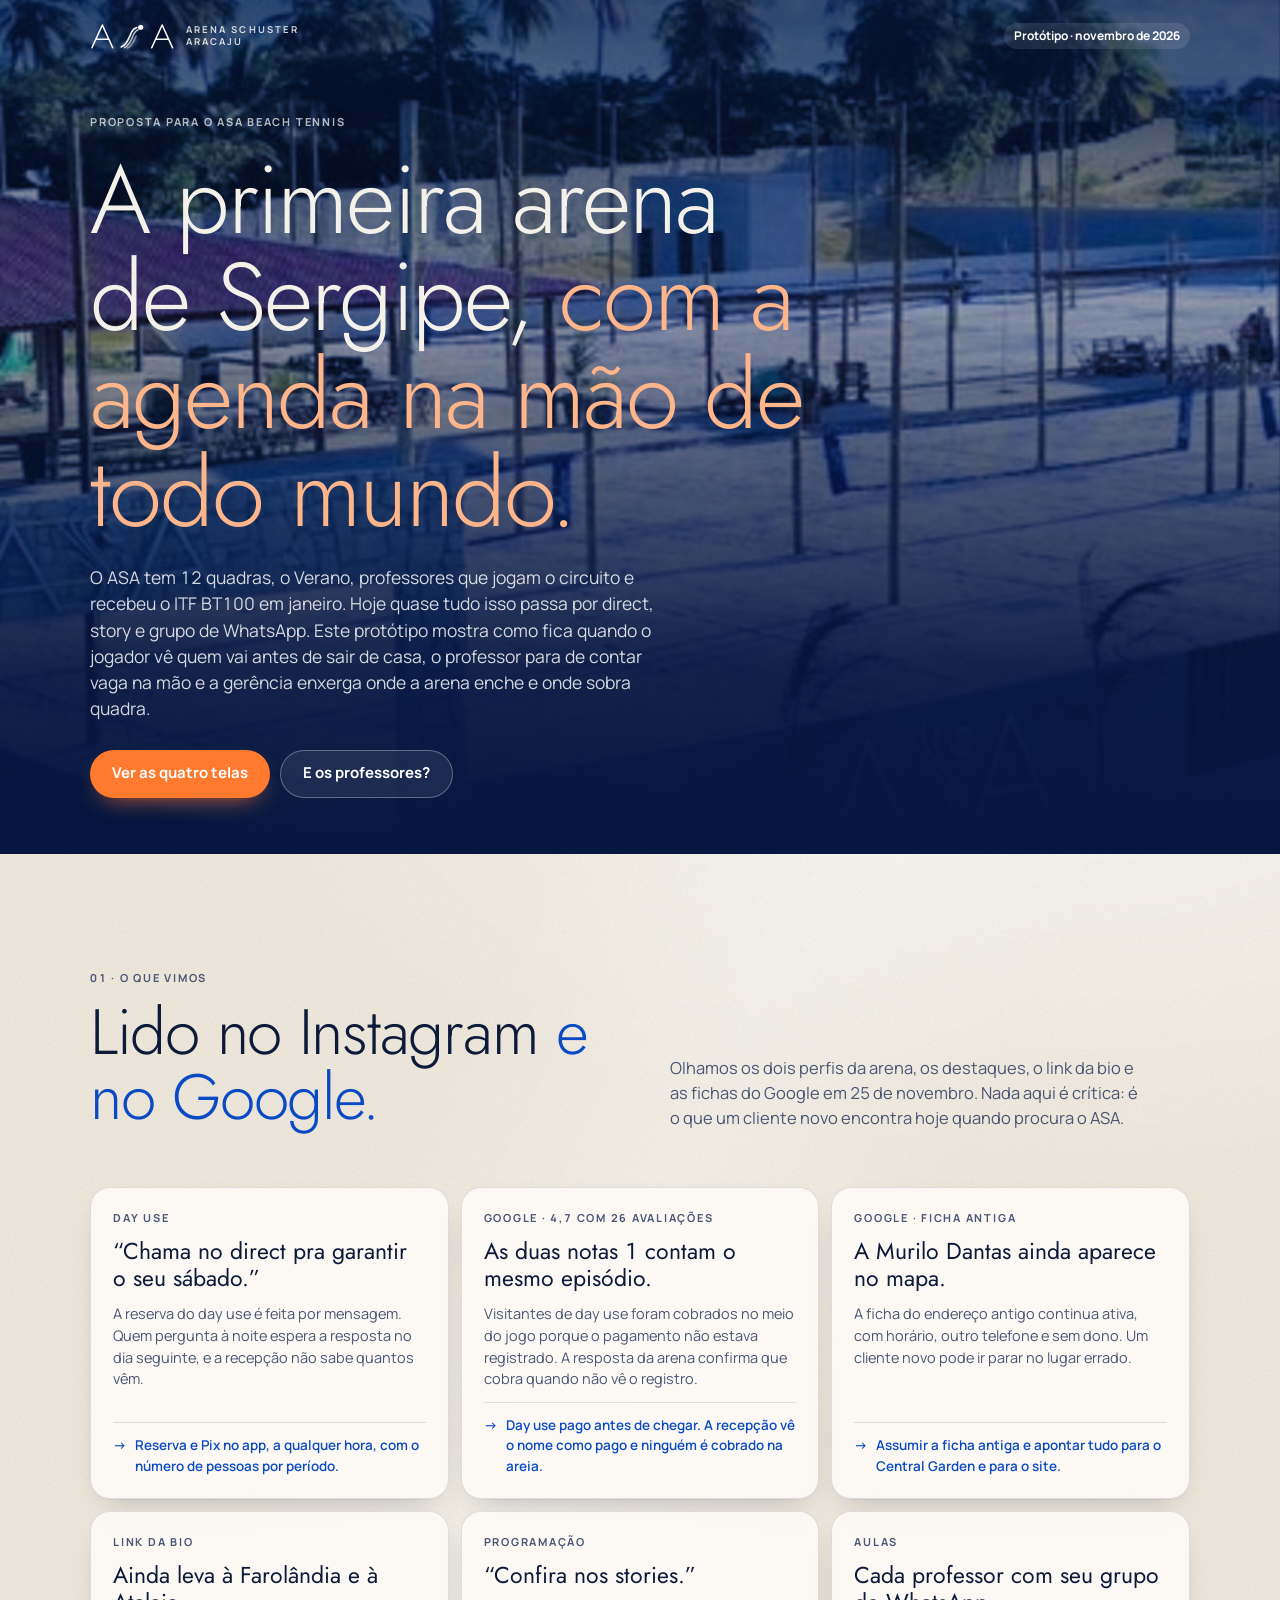
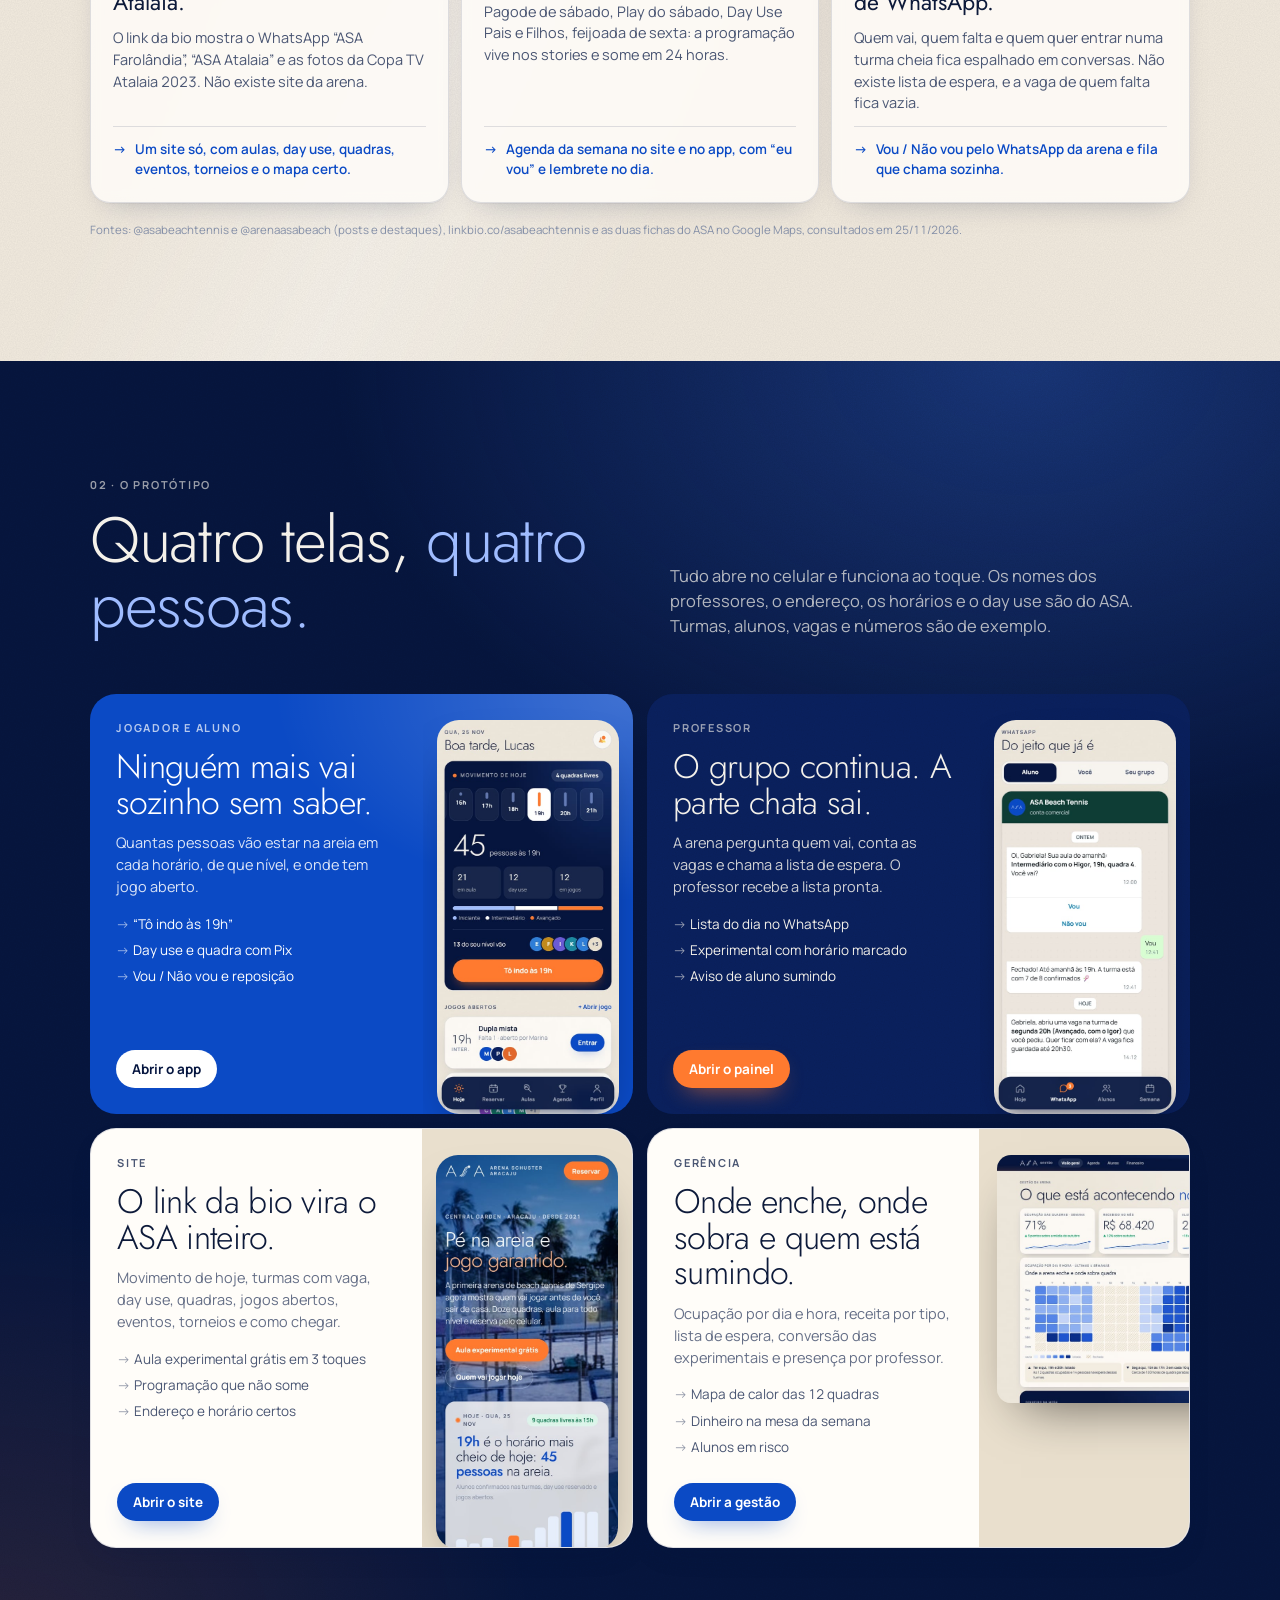
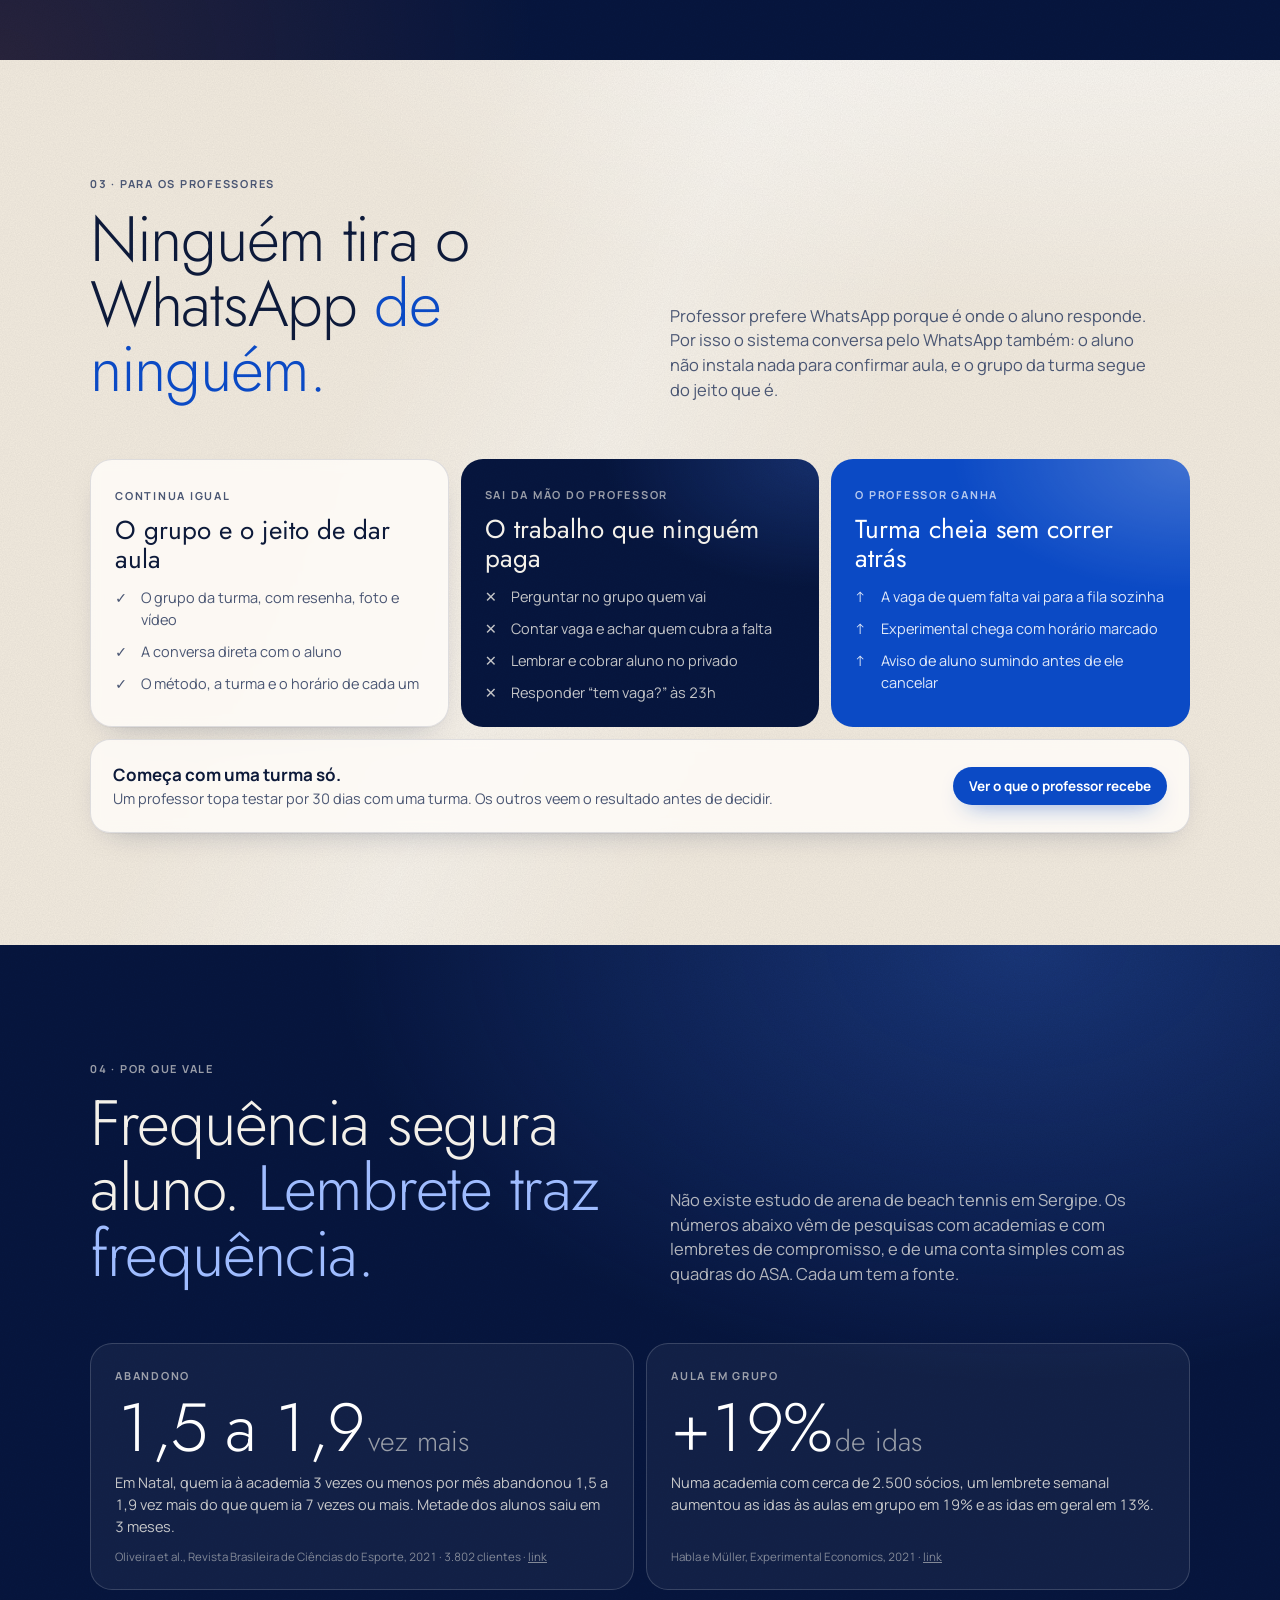
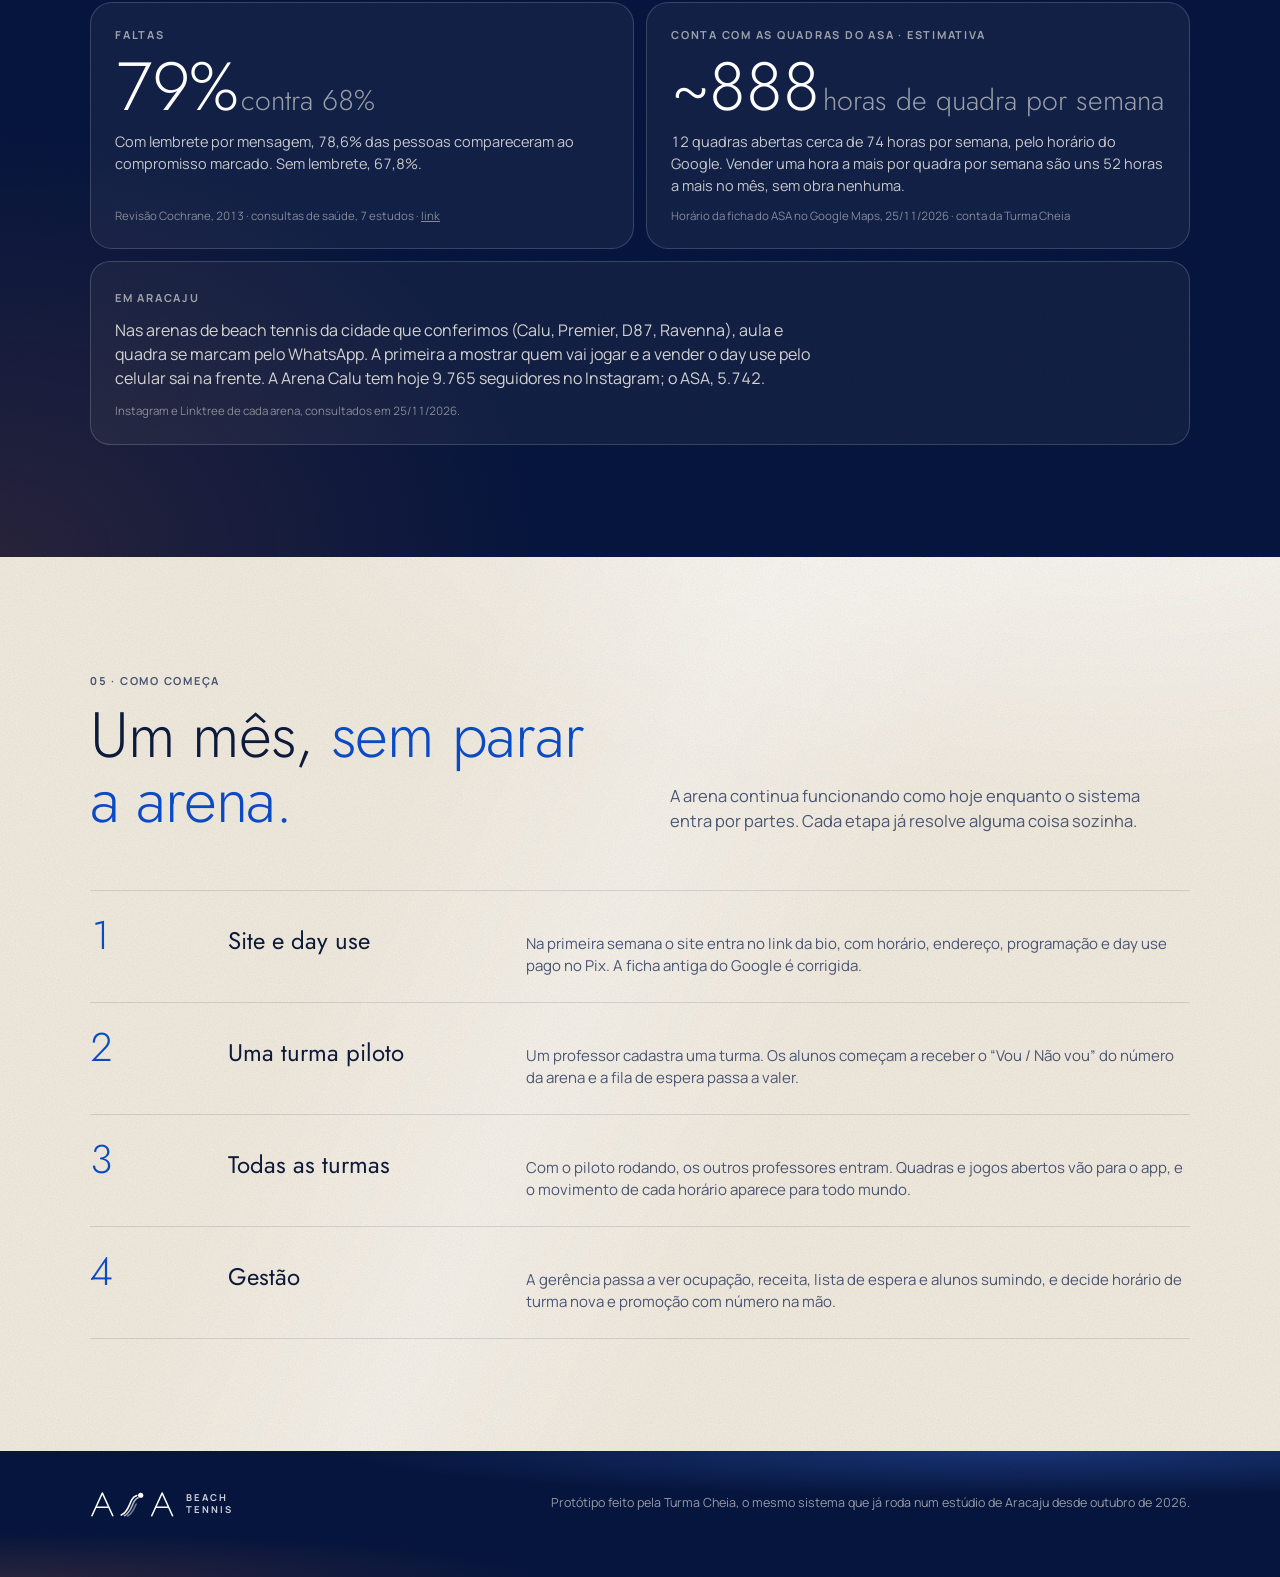
<file: index.html>
<!doctype html>
<html lang="pt-BR">
<head>
<meta charset="utf-8">
<meta name="viewport" content="width=device-width, initial-scale=1, viewport-fit=cover">
<title>ASA Beach Tennis · protótipo de site e sistema</title>
<meta name="theme-color" content="#061640">
<meta name="robots" content="noindex, nofollow">
<link rel="stylesheet" href="asa.css?v=2">
<style>
  .largura { max-width: 1180px; margin: 0 auto; padding: 0 20px; }
  @media (min-width: 900px) { .largura { padding: 0 40px; } }
  section { padding: 76px 0; }
  @media (min-width: 900px) { section { padding: 112px 0; } }

  .capa { position: relative; min-height: 92svh; display: flex; align-items: flex-end; overflow: hidden; padding: 0; }
  .capa-foto { position: absolute; inset: 0; background: url(img/arena.jpg) center 35% / cover; }
  .capa-foto::before { content: ""; position: absolute; inset: 0; background: var(--azul); mix-blend-mode: color; opacity: .3; }
  .capa-foto::after { content: ""; position: absolute; inset: 0; background: linear-gradient(180deg, rgba(6,22,64,.7) 0%, rgba(6,22,64,.35) 35%, rgba(6,22,64,.92) 78%, var(--noite) 100%); }
  .capa .largura { position: relative; z-index: 2; padding-top: 110px; padding-bottom: 56px; width: 100%; }
  .capa .titulo-xl { max-width: 13ch; margin: 18px 0 22px; font-size: clamp(42px, 7.6vw, 96px); }
  .capa .titulo-xl em { color: #ffb58a; }
  .capa p.lead { max-width: 52ch; font-size: 17.5px; color: rgba(255,255,255,.82); margin: 0 0 28px; }
  .topo-capa { position: absolute; top: 0; left: 0; right: 0; z-index: 3; }
  .topo-capa .largura { display: flex; justify-content: space-between; align-items: center; height: 72px; padding-top: 0; padding-bottom: 0; }

  .cabeca { display: grid; gap: 14px; margin-bottom: 40px; }
  @media (min-width: 900px) { .cabeca { grid-template-columns: 1fr 1fr; align-items: end; gap: 60px; margin-bottom: 56px; } }
  .cabeca p { margin: 0; font-size: 16.5px; max-width: 48ch; }

  .fatos { display: grid; gap: 12px; }
  @media (min-width: 760px) { .fatos { grid-template-columns: 1fr 1fr; } }
  @media (min-width: 1100px) { .fatos { grid-template-columns: repeat(3, 1fr); } }
  .fato { padding: 22px; display: flex; flex-direction: column; gap: 12px; }
  .fato h3 { margin: 0; font-family: var(--titulo); font-weight: 400; font-size: 23px; line-height: 1.15; }
  .fato p { margin: 0; font-size: 14.5px; }
  .fato .depois { margin-top: auto; padding-top: 12px; border-top: 1px solid var(--linha); font-size: 13.5px; font-weight: 600; color: var(--azul); display: flex; gap: 8px; }
  .fonte { font-size: 11.5px; color: var(--tinta-3); }
  .fonte a { color: inherit; }

  .portas { display: grid; gap: 14px; }
  @media (min-width: 900px) { .portas { grid-template-columns: 1fr 1fr; } }
  .porta { display: grid; grid-template-columns: 1fr; border-radius: 26px; overflow: hidden; text-decoration: none; min-height: 420px; }
  @media (min-width: 560px) { .porta { grid-template-columns: 1fr 210px; } }
  .porta .txt { padding: 26px; display: flex; flex-direction: column; gap: 12px; }
  .porta h3 { margin: 0; font-family: var(--titulo); font-weight: 300; font-size: 34px; line-height: 1.05; letter-spacing: -.02em; }
  .porta p { margin: 0; font-size: 14.5px; opacity: .85; }
  .porta ul { margin: 4px 0 0; padding: 0; list-style: none; display: grid; gap: 6px; font-size: 13.5px; }
  .porta ul li::before { content: "→ "; opacity: .6; }
  .porta .abrir { margin-top: auto; align-self: flex-start; }
  .porta .tela-mini { position: relative; overflow: hidden; min-height: 300px; }
  .porta .tela-mini img { position: absolute; left: 14px; right: 14px; top: 26px; width: calc(100% - 28px); border-radius: 22px; box-shadow: 0 24px 50px -24px rgba(0,0,0,.6); }
  .porta.larga .tela-mini img { left: 18px; width: 170%; max-width: none; border-radius: 14px; }
  .porta:hover .tela-mini img { transform: translateY(-6px); }
  .porta .tela-mini img { transition: transform .35s ease; }

  .tres { display: grid; gap: 12px; }
  @media (min-width: 900px) { .tres { grid-template-columns: repeat(3, 1fr); } }
  .coluna { padding: 24px; border-radius: 22px; }
  .coluna h3 { margin: 10px 0 14px; font-family: var(--titulo); font-weight: 400; font-size: 26px; line-height: 1.1; }
  .coluna ul { margin: 0; padding: 0; list-style: none; display: grid; gap: 10px; font-size: 14.5px; }
  .coluna li { display: grid; grid-template-columns: 18px 1fr; gap: 8px; }

  .numeros { display: grid; gap: 12px; }
  @media (min-width: 760px) { .numeros { grid-template-columns: 1fr 1fr; } }
  .num { padding: 24px; display: flex; flex-direction: column; gap: 10px; }
  .num .numero { font-size: clamp(48px, 6vw, 68px); color: #fff; }
  .num .numero small { font-size: .42em; letter-spacing: 0; margin-left: 4px; color: rgba(244,241,234,.6); }
  .num p { margin: 0; font-size: 14.5px; color: rgba(244,241,234,.8); }
  .num .fonte { color: rgba(244,241,234,.5); margin-top: auto; }
  .num-claro { background: rgba(255,255,255,.05); border: 1px solid var(--linha-clara); border-radius: 22px; }

  .passos { display: grid; gap: 0; border-top: 1px solid var(--linha); }
  .passo { display: grid; grid-template-columns: 64px 1fr; gap: 6px 18px; padding: 24px 0; border-bottom: 1px solid var(--linha); }
  @media (min-width: 900px) { .passo { grid-template-columns: 120px 280px 1fr; align-items: baseline; } }
  .passo .numero { font-size: 40px; color: var(--azul); }
  .passo h3 { margin: 0; font-family: var(--titulo); font-weight: 400; font-size: 24px; }
  .passo p { margin: 0; font-size: 15px; grid-column: 2; }
  @media (min-width: 900px) { .passo p { grid-column: 3; } }

  footer { padding: 40px 0 60px; }
  footer .largura { display: flex; flex-wrap: wrap; justify-content: space-between; gap: 14px; align-items: center; }
</style>
</head>
<body class="chao-areia">

<section class="capa chao-noite">
  <div class="capa-foto" role="img" aria-label="Entrada da arena ASA com as quadras e os coqueiros"></div>
  <div class="topo-capa"><div class="largura"><span class="marca" id="marca"></span><span class="chip chip-noite">Protótipo · novembro de 2026</span></div></div>
  <div class="largura">
    <span class="rotulo" style="color:rgba(255,255,255,.7)">Proposta para o ASA Beach Tennis</span>
    <h1 class="titulo-xl">A primeira arena de Sergipe, <em>com a agenda na mão de todo mundo.</em></h1>
    <p class="lead">O ASA tem 12 quadras, o Verano, professores que jogam o circuito e recebeu o ITF BT100 em janeiro. Hoje quase tudo isso passa por direct, story e grupo de WhatsApp. Este protótipo mostra como fica quando o jogador vê quem vai antes de sair de casa, o professor para de contar vaga na mão e a gerência enxerga onde a arena enche e onde sobra quadra.</p>
    <div style="display:flex;gap:10px;flex-wrap:wrap">
      <a class="botao botao-sol" href="#telas">Ver as quatro telas</a>
      <a class="botao botao-linha" href="#professores" style="color:#fff;border-color:rgba(255,255,255,.3);background:rgba(255,255,255,.08)">E os professores?</a>
    </div>
  </div>
</section>

<section class="chao-areia" id="vimos">
  <div class="largura">
    <div class="cabeca">
      <div><span class="rotulo">01 · O que vimos</span><h2 class="titulo-l" style="margin-top:12px">Lido no Instagram <em>e no Google.</em></h2></div>
      <p class="suave">Olhamos os dois perfis da arena, os destaques, o link da bio e as fichas do Google em 25 de novembro. Nada aqui é crítica: é o que um cliente novo encontra hoje quando procura o ASA.</p>
    </div>
    <div class="fatos">
      <div class="cartao fato">
        <span class="rotulo">Day use</span>
        <h3>“Chama no direct pra garantir o seu sábado.”</h3>
        <p class="suave">A reserva do day use é feita por mensagem. Quem pergunta à noite espera a resposta no dia seguinte, e a recepção não sabe quantos vêm.</p>
        <div class="depois"><span>→</span><span>Reserva e Pix no app, a qualquer hora, com o número de pessoas por período.</span></div>
      </div>
      <div class="cartao fato">
        <span class="rotulo">Google · 4,7 com 26 avaliações</span>
        <h3>As duas notas 1 contam o mesmo episódio.</h3>
        <p class="suave">Visitantes de day use foram cobrados no meio do jogo porque o pagamento não estava registrado. A resposta da arena confirma que cobra quando não vê o registro.</p>
        <div class="depois"><span>→</span><span>Day use pago antes de chegar. A recepção vê o nome como pago e ninguém é cobrado na areia.</span></div>
      </div>
      <div class="cartao fato">
        <span class="rotulo">Google · ficha antiga</span>
        <h3>A Murilo Dantas ainda aparece no mapa.</h3>
        <p class="suave">A ficha do endereço antigo continua ativa, com horário, outro telefone e sem dono. Um cliente novo pode ir parar no lugar errado.</p>
        <div class="depois"><span>→</span><span>Assumir a ficha antiga e apontar tudo para o Central Garden e para o site.</span></div>
      </div>
      <div class="cartao fato">
        <span class="rotulo">Link da bio</span>
        <h3>Ainda leva à Farolândia e à Atalaia.</h3>
        <p class="suave">O link da bio mostra o WhatsApp “ASA Farolândia”, “ASA Atalaia” e as fotos da Copa TV Atalaia 2023. Não existe site da arena.</p>
        <div class="depois"><span>→</span><span>Um site só, com aulas, day use, quadras, eventos, torneios e o mapa certo.</span></div>
      </div>
      <div class="cartao fato">
        <span class="rotulo">Programação</span>
        <h3>“Confira nos stories.”</h3>
        <p class="suave">Pagode de sábado, Play do sábado, Day Use Pais e Filhos, feijoada de sexta: a programação vive nos stories e some em 24 horas.</p>
        <div class="depois"><span>→</span><span>Agenda da semana no site e no app, com “eu vou” e lembrete no dia.</span></div>
      </div>
      <div class="cartao fato">
        <span class="rotulo">Aulas</span>
        <h3>Cada professor com seu grupo de WhatsApp.</h3>
        <p class="suave">Quem vai, quem falta e quem quer entrar numa turma cheia fica espalhado em conversas. Não existe lista de espera, e a vaga de quem falta fica vazia.</p>
        <div class="depois"><span>→</span><span>Vou / Não vou pelo WhatsApp da arena e fila que chama sozinha.</span></div>
      </div>
    </div>
    <p class="fonte" style="margin-top:18px">Fontes: @asabeachtennis e @arenaasabeach (posts e destaques), linkbio.co/asabeachtennis e as duas fichas do ASA no Google Maps, consultados em 25/11/2026.</p>
  </div>
</section>

<section class="chao-noite" id="telas">
  <div class="largura">
    <div class="cabeca">
      <div><span class="rotulo">02 · O protótipo</span><h2 class="titulo-l" style="margin-top:12px">Quatro telas, <em>quatro pessoas.</em></h2></div>
      <p class="suave">Tudo abre no celular e funciona ao toque. Os nomes dos professores, o endereço, os horários e o day use são do ASA. Turmas, alunos, vagas e números são de exemplo.</p>
    </div>
    <div class="portas">
      <a class="porta cartao-azul" href="app.html">
        <div class="txt">
          <span class="rotulo" style="color:rgba(255,255,255,.7)">Jogador e aluno</span>
          <h3>Ninguém mais vai sozinho sem saber.</h3>
          <p>Quantas pessoas vão estar na areia em cada horário, de que nível, e onde tem jogo aberto.</p>
          <ul><li>“Tô indo às 19h”</li><li>Day use e quadra com Pix</li><li>Vou / Não vou e reposição</li></ul>
          <span class="botao botao-branco botao-p abrir">Abrir o app</span>
        </div>
        <div class="tela-mini"><img src="img/telas/app-hoje.jpg" alt="Tela Hoje do app com o movimento por horário"></div>
      </a>
      <a class="porta cartao-noite" href="professor.html" style="background:var(--noite-2)">
        <div class="txt">
          <span class="rotulo">Professor</span>
          <h3>O grupo continua. A parte chata sai.</h3>
          <p>A arena pergunta quem vai, conta as vagas e chama a lista de espera. O professor recebe a lista pronta.</p>
          <ul><li>Lista do dia no WhatsApp</li><li>Experimental com horário marcado</li><li>Aviso de aluno sumindo</li></ul>
          <span class="botao botao-sol botao-p abrir">Abrir o painel</span>
        </div>
        <div class="tela-mini"><img src="img/telas/prof-whats-aluno.jpg" alt="Conversa do WhatsApp com os botões Vou e Não vou"></div>
      </a>
      <a class="porta cartao" href="site.html" style="color:var(--tinta)">
        <div class="txt">
          <span class="rotulo">Site</span>
          <h3>O link da bio vira o ASA inteiro.</h3>
          <p class="suave">Movimento de hoje, turmas com vaga, day use, quadras, jogos abertos, eventos, torneios e como chegar.</p>
          <ul class="suave"><li>Aula experimental grátis em 3 toques</li><li>Programação que não some</li><li>Endereço e horário certos</li></ul>
          <span class="botao botao-azul botao-p abrir">Abrir o site</span>
        </div>
        <div class="tela-mini" style="background:var(--areia-2)"><img src="img/telas/site-celular.jpg" alt="Capa do site no celular"></div>
      </a>
      <a class="porta cartao larga" href="gestao.html" style="color:var(--tinta)">
        <div class="txt">
          <span class="rotulo">Gerência</span>
          <h3>Onde enche, onde sobra e quem está sumindo.</h3>
          <p class="suave">Ocupação por dia e hora, receita por tipo, lista de espera, conversão das experimentais e presença por professor.</p>
          <ul class="suave"><li>Mapa de calor das 12 quadras</li><li>Dinheiro na mesa da semana</li><li>Alunos em risco</li></ul>
          <span class="botao botao-azul botao-p abrir">Abrir a gestão</span>
        </div>
        <div class="tela-mini" style="background:var(--areia-2)"><img src="img/telas/gestao.jpg" alt="Painel de gestão com o mapa de ocupação"></div>
      </a>
    </div>
  </div>
</section>

<section class="chao-areia" id="professores">
  <div class="largura">
    <div class="cabeca">
      <div><span class="rotulo">03 · Para os professores</span><h2 class="titulo-l" style="margin-top:12px">Ninguém tira o WhatsApp <em>de ninguém.</em></h2></div>
      <p class="suave">Professor prefere WhatsApp porque é onde o aluno responde. Por isso o sistema conversa pelo WhatsApp também: o aluno não instala nada para confirmar aula, e o grupo da turma segue do jeito que é.</p>
    </div>
    <div class="tres">
      <div class="coluna cartao">
        <span class="rotulo">Continua igual</span>
        <h3>O grupo e o jeito de dar aula</h3>
        <ul class="suave"><li><span>✓</span><span>O grupo da turma, com resenha, foto e vídeo</span></li><li><span>✓</span><span>A conversa direta com o aluno</span></li><li><span>✓</span><span>O método, a turma e o horário de cada um</span></li></ul>
      </div>
      <div class="coluna cartao-noite">
        <span class="rotulo">Sai da mão do professor</span>
        <h3>O trabalho que ninguém paga</h3>
        <ul style="color:rgba(244,241,234,.8)"><li><span>✕</span><span>Perguntar no grupo quem vai</span></li><li><span>✕</span><span>Contar vaga e achar quem cubra a falta</span></li><li><span>✕</span><span>Lembrar e cobrar aluno no privado</span></li><li><span>✕</span><span>Responder “tem vaga?” às 23h</span></li></ul>
      </div>
      <div class="coluna cartao-azul">
        <span class="rotulo" style="color:rgba(255,255,255,.7)">O professor ganha</span>
        <h3>Turma cheia sem correr atrás</h3>
        <ul style="color:rgba(255,255,255,.88)"><li><span>↑</span><span>A vaga de quem falta vai para a fila sozinha</span></li><li><span>↑</span><span>Experimental chega com horário marcado</span></li><li><span>↑</span><span>Aviso de aluno sumindo antes de ele cancelar</span></li></ul>
      </div>
    </div>
    <div class="cartao" style="margin-top:12px;padding:22px;display:flex;gap:16px;align-items:center;flex-wrap:wrap;justify-content:space-between">
      <span><b style="font-size:17px">Começa com uma turma só.</b><span class="suave" style="display:block;font-size:14.5px">Um professor topa testar por 30 dias com uma turma. Os outros veem o resultado antes de decidir.</span></span>
      <a class="botao botao-azul botao-p" href="professor.html">Ver o que o professor recebe</a>
    </div>
  </div>
</section>

<section class="chao-noite" id="numeros">
  <div class="largura">
    <div class="cabeca">
      <div><span class="rotulo">04 · Por que vale</span><h2 class="titulo-l" style="margin-top:12px">Frequência segura aluno. <em>Lembrete traz frequência.</em></h2></div>
      <p class="suave">Não existe estudo de arena de beach tennis em Sergipe. Os números abaixo vêm de pesquisas com academias e com lembretes de compromisso, e de uma conta simples com as quadras do ASA. Cada um tem a fonte.</p>
    </div>
    <div class="numeros">
      <div class="num num-claro">
        <span class="rotulo">Abandono</span>
        <span class="numero">1,5 a 1,9<small>vez mais</small></span>
        <p>Em Natal, quem ia à academia 3 vezes ou menos por mês abandonou 1,5 a 1,9 vez mais do que quem ia 7 vezes ou mais. Metade dos alunos saiu em 3 meses.</p>
        <span class="fonte">Oliveira et al., Revista Brasileira de Ciências do Esporte, 2021 · 3.802 clientes · <a href="https://www.scielo.br/j/rbce/a/WtzM3gBFRkcrqY7xKZsVNnm/" target="_blank" rel="noopener">link</a></span>
      </div>
      <div class="num num-claro">
        <span class="rotulo">Aula em grupo</span>
        <span class="numero">+19%<small>de idas</small></span>
        <p>Numa academia com cerca de 2.500 sócios, um lembrete semanal aumentou as idas às aulas em grupo em 19% e as idas em geral em 13%.</p>
        <span class="fonte">Habla e Müller, Experimental Economics, 2021 · <a href="https://core-cms.cambridgecore.org/core/services/aop-cambridge-core/content/view/3A77551499C8CEF7738E64AB10DF8F35/S138641572101245Xa.pdf/experimental-evidence-of-limited-attention-at-the-gym.pdf" target="_blank" rel="noopener">link</a></span>
      </div>
      <div class="num num-claro">
        <span class="rotulo">Faltas</span>
        <span class="numero">79%<small>contra 68%</small></span>
        <p>Com lembrete por mensagem, 78,6% das pessoas compareceram ao compromisso marcado. Sem lembrete, 67,8%.</p>
        <span class="fonte">Revisão Cochrane, 2013 · consultas de saúde, 7 estudos · <a href="https://www.cochrane.org/evidence/CD007458_mobile-phone-messaging-reminders-attendance-healthcare-appointments" target="_blank" rel="noopener">link</a></span>
      </div>
      <div class="num num-claro">
        <span class="rotulo">Conta com as quadras do ASA · estimativa</span>
        <span class="numero">~888<small>horas de quadra por semana</small></span>
        <p>12 quadras abertas cerca de 74 horas por semana, pelo horário do Google. Vender uma hora a mais por quadra por semana são uns 52 horas a mais no mês, sem obra nenhuma.</p>
        <span class="fonte">Horário da ficha do ASA no Google Maps, 25/11/2026 · conta da Turma Cheia</span>
      </div>
    </div>
    <div class="cartao-noite" style="margin-top:12px;padding:24px;background:rgba(255,255,255,.05);border:1px solid var(--linha-clara)">
      <span class="rotulo">Em Aracaju</span>
      <p style="margin:10px 0 0;font-size:16px;color:rgba(244,241,234,.85);max-width:70ch">Nas arenas de beach tennis da cidade que conferimos (Calu, Premier, D87, Ravenna), aula e quadra se marcam pelo WhatsApp. A primeira a mostrar quem vai jogar e a vender o day use pelo celular sai na frente. A Arena Calu tem hoje 9.765 seguidores no Instagram; o ASA, 5.742.</p>
      <span class="fonte" style="color:rgba(244,241,234,.5);display:block;margin-top:12px">Instagram e Linktree de cada arena, consultados em 25/11/2026.</span>
    </div>
  </div>
</section>

<section class="chao-areia" id="comeco">
  <div class="largura">
    <div class="cabeca">
      <div><span class="rotulo">05 · Como começa</span><h2 class="titulo-l" style="margin-top:12px">Um mês, <em>sem parar a arena.</em></h2></div>
      <p class="suave">A arena continua funcionando como hoje enquanto o sistema entra por partes. Cada etapa já resolve alguma coisa sozinha.</p>
    </div>
    <div class="passos">
      <div class="passo"><span class="numero">1</span><h3>Site e day use</h3><p class="suave">Na primeira semana o site entra no link da bio, com horário, endereço, programação e day use pago no Pix. A ficha antiga do Google é corrigida.</p></div>
      <div class="passo"><span class="numero">2</span><h3>Uma turma piloto</h3><p class="suave">Um professor cadastra uma turma. Os alunos começam a receber o “Vou / Não vou” do número da arena e a fila de espera passa a valer.</p></div>
      <div class="passo"><span class="numero">3</span><h3>Todas as turmas</h3><p class="suave">Com o piloto rodando, os outros professores entram. Quadras e jogos abertos vão para o app, e o movimento de cada horário aparece para todo mundo.</p></div>
      <div class="passo"><span class="numero">4</span><h3>Gestão</h3><p class="suave">A gerência passa a ver ocupação, receita, lista de espera e alunos sumindo, e decide horário de turma nova e promoção com número na mão.</p></div>
    </div>
  </div>
</section>

<footer class="chao-noite">
  <div class="largura">
    <span class="marca" id="marca-rodape"></span>
    <span class="miudo" style="color:rgba(244,241,234,.6)">Protótipo feito pela Turma Cheia, o mesmo sistema que já roda num estúdio de Aracaju desde outubro de 2026.</span>
  </div>
</footer>

<script src="dados.js?v=2"></script>
<script>
  document.getElementById("marca").innerHTML = ASA.marca("#fff") + `<span class="marca-sub" style="color:#fff">Arena Schuster<br>Aracaju</span>`;
  document.getElementById("marca-rodape").innerHTML = ASA.marca("#fff") + `<span class="marca-sub" style="color:#fff">Beach<br>Tennis</span>`;
</script>
</body>
</html>
</file>
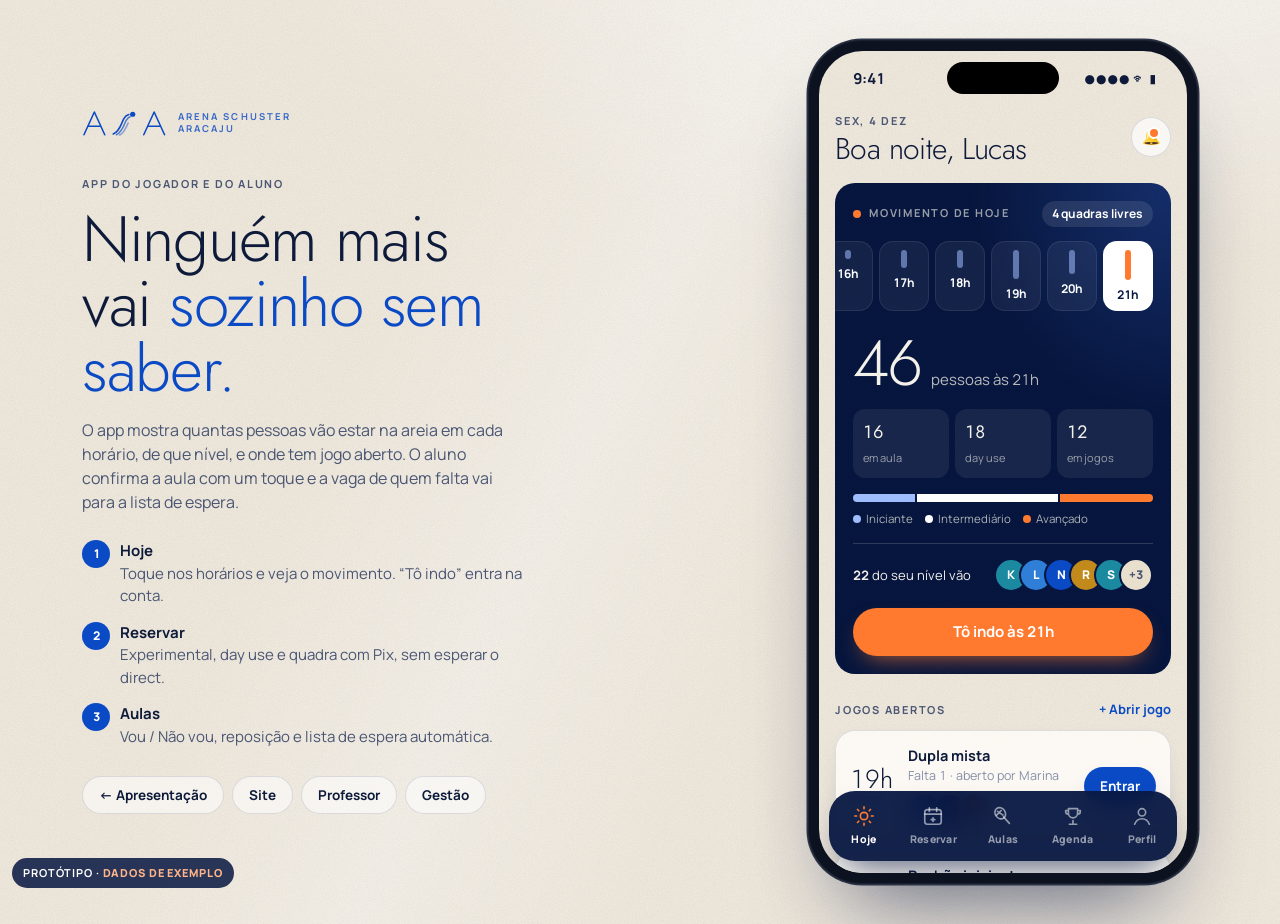
<file: app.html>
<!doctype html>
<html lang="pt-BR">
<head>
<meta charset="utf-8">
<meta name="viewport" content="width=device-width, initial-scale=1, viewport-fit=cover">
<title>App do jogador · ASA Beach Tennis</title>
<meta name="theme-color" content="#061640">
<meta name="robots" content="noindex, nofollow">
<link rel="stylesheet" href="asa.css?v=2">
<link rel="stylesheet" href="casca.css?v=2">
<style>
  body.chao-areia { min-height: 100vh; }

  /* movimento */
  .mov { padding: 18px; }
  .horas { display: flex; gap: 6px; overflow-x: auto; margin: 14px -18px 0; padding: 0 18px 2px; scrollbar-width: none; }
  .horas::-webkit-scrollbar { display: none; }
  .hora-btn { flex: none; width: 50px; padding: 8px 0 6px; border-radius: 14px; display: flex; flex-direction: column; align-items: center; gap: 6px; background: rgba(255,255,255,.06); border: 1px solid rgba(255,255,255,.08); color: #fff; }
  .hora-btn .mini { width: 6px; border-radius: 3px; background: rgba(159,188,255,.55); }
  .hora-btn small { font-size: 12px; font-weight: 700; }
  .hora-btn.ativa { background: #fff; color: var(--noite); }
  .hora-btn.ativa .mini { background: var(--sol); }
  .hora-btn.fechada { opacity: .35; pointer-events: none; }
  .mov-num { display: flex; align-items: baseline; gap: 10px; margin-top: 18px; }
  .mov-num .numero { font-size: 64px; }
  .partes { display: grid; grid-template-columns: repeat(3, 1fr); gap: 6px; margin-top: 14px; }
  .partes div { background: rgba(255,255,255,.07); border-radius: 12px; padding: 10px; }
  .partes b { font-size: 18px; display: block; font-family: var(--titulo); font-weight: 400; }
  .partes span { font-size: 11px; color: rgba(244,241,234,.6); }
  .niveis-barra { display: flex; height: 8px; border-radius: 9px; overflow: hidden; margin: 16px 0 8px; gap: 2px; }
  .niveis-barra span:nth-child(1) { background: #9fbcff; }
  .niveis-barra span:nth-child(2) { background: #fff; }
  .niveis-barra span:nth-child(3) { background: var(--sol); }
  .legenda { display: flex; gap: 12px; font-size: 11.5px; color: rgba(244,241,234,.7); flex-wrap: wrap; }
  .legenda i { display: inline-block; width: 8px; height: 8px; border-radius: 50%; margin-right: 5px; }
  .quem { display: flex; align-items: center; justify-content: space-between; gap: 10px; margin-top: 16px; padding-top: 14px; border-top: 1px solid var(--linha-clara); }
  .quem .avatar { border-color: var(--noite); }
  .botao-indo { margin-top: 16px; }
  .botao-indo.marcado { background: var(--verde); box-shadow: none; }

  .aula { padding: 16px; }
  .aula-topo { display: flex; justify-content: space-between; gap: 10px; align-items: flex-start; }
  .aula h3 { margin: 6px 0 2px; font-family: var(--titulo); font-weight: 400; font-size: 24px; line-height: 1.1; }
  .vou { display: grid; grid-template-columns: 1fr 1fr; gap: 8px; margin-top: 14px; }
  .vou button { height: 46px; border-radius: 14px; font-weight: 800; border: 1px solid var(--linha); background: #fff; }
  .vou button.sim.marcado { background: var(--verde); color: #fff; border-color: var(--verde); }
  .vou button.nao.marcado { background: var(--noite); color: #fff; border-color: var(--noite); }
  .rolagem-x { display: flex; gap: 10px; overflow-x: auto; margin: 0 -16px; padding: 0 16px 4px; scrollbar-width: none; scroll-snap-type: x mandatory; }
  .rolagem-x::-webkit-scrollbar { display: none; }
  .ev { flex: 0 0 74%; scroll-snap-align: start; border-radius: 18px; overflow: hidden; min-height: 200px; position: relative; color: #fff; display: flex; flex-direction: column; justify-content: flex-end; padding: 14px; }
  .ev::before { content: ""; position: absolute; inset: 0; background: var(--foto) center/cover; }
  .ev::after { content: ""; position: absolute; inset: 0; background: linear-gradient(180deg, rgba(6,22,64,0) 25%, rgba(6,22,64,.92)); }
  .ev > * { position: relative; z-index: 1; }
  .ev b { font-size: 17px; display: block; margin-top: 6px; }

  /* reservar */
  .segmentos { display: grid; grid-template-columns: repeat(4, 1fr); gap: 4px; background: rgba(255,255,255,.6); border: 1px solid var(--linha); border-radius: 16px; padding: 4px; }
  .segmentos button { height: 40px; border-radius: 12px; font-size: 12.5px; font-weight: 800; color: var(--tinta-2); }
  .segmentos button.ativo { background: var(--noite); color: #fff; }
  .dias { display: flex; gap: 6px; overflow-x: auto; margin: 16px -16px 0; padding: 0 16px 2px; scrollbar-width: none; }
  .dias::-webkit-scrollbar { display: none; }
  .dia { flex: none; width: 54px; height: 66px; border-radius: 16px; display: flex; flex-direction: column; align-items: center; justify-content: center; gap: 2px; background: rgba(255,255,255,.65); border: 1px solid var(--linha); }
  .dia small { font-size: 11px; font-weight: 800; color: var(--tinta-3); text-transform: uppercase; letter-spacing: .06em; }
  .dia b { font-family: var(--titulo); font-weight: 400; font-size: 22px; }
  .dia.ativo { background: var(--azul); color: #fff; border-color: var(--azul); }
  .dia.ativo small { color: rgba(255,255,255,.75); }
  .turma-op { cursor: pointer; transition: border-color .15s, box-shadow .15s; }
  .turma-op.escolhida { border-color: var(--azul); box-shadow: 0 0 0 2px var(--azul); }

  .grade-wrap { overflow-x: auto; margin: 16px -16px 0; padding: 0 16px; scrollbar-width: none; }
  .grade-wrap::-webkit-scrollbar { display: none; }
  .grade { display: grid; grid-template-columns: 40px repeat(12, 38px); gap: 4px; font-size: 11px; width: max-content; }
  .grade .cab-q { text-align: center; font-weight: 800; color: var(--tinta-3); }
  .grade .h { font-weight: 800; color: var(--tinta-2); display: flex; align-items: center; }
  .grade button { height: 34px; border-radius: 9px; background: var(--verde-claro); color: #0b7a4f; font-weight: 800; }
  .grade button.ocupada { background: var(--areia-2); color: transparent; pointer-events: none; }
  .grade button.escolhida { background: var(--sol); color: #fff; }

  .contador { display: flex; align-items: center; justify-content: space-between; padding: 14px 16px; margin-top: 14px; }
  .contador .ctrl { display: flex; align-items: center; gap: 14px; }
  .contador button { width: 38px; height: 38px; border-radius: 50%; border: 1px solid var(--linha); background: #fff; font-size: 20px; font-weight: 600; }
  .contador .numero { font-size: 30px; min-width: 24px; text-align: center; }

  .total { position: sticky; bottom: 92px; margin-top: 18px; padding: 12px 12px 12px 18px; display: flex; align-items: center; justify-content: space-between; gap: 12px; border-radius: 20px; z-index: 5; }
  .total b { font-size: 20px; font-family: var(--titulo); font-weight: 400; display: block; }

  /* perfil */
  .evolucao { padding: 18px; display: grid; grid-template-columns: 1fr 1fr; gap: 16px; }
  .evolucao .numero { font-size: 40px; display: block; }
  .semanas { display: flex; gap: 4px; align-items: flex-end; height: 54px; grid-column: 1 / -1; }
  .semanas span { flex: 1; border-radius: 5px; background: var(--azul-gelo); }
  .semanas span.cheia { background: var(--azul); }

  .qr { width: 180px; height: 180px; margin: 18px auto; padding: 12px; background: #fff; border-radius: 18px; border: 1px solid var(--linha); }
  .codigo-pix { font-family: ui-monospace, monospace; font-size: 11px; background: #fff; border: 1px dashed var(--areia-3); border-radius: 12px; padding: 10px; word-break: break-all; color: var(--tinta-2); }
</style>
</head>
<body class="chao-areia">
<div class="palco">
  <div class="palco-texto">
    <a class="marca" href="index.html" id="marca-palco" style="color:var(--azul)"></a>
    <span class="rotulo" style="display:block;margin-top:34px">App do jogador e do aluno</span>
    <h1 class="titulo-l">Ninguém mais vai <em>sozinho sem saber.</em></h1>
    <p class="suave" style="font-size:16px;margin:0">O app mostra quantas pessoas vão estar na areia em cada horário, de que nível, e onde tem jogo aberto. O aluno confirma a aula com um toque e a vaga de quem falta vai para a lista de espera.</p>
    <ul class="palco-lista">
      <li><span class="n">1</span><span><b>Hoje</b><span class="suave">Toque nos horários e veja o movimento. “Tô indo” entra na conta.</span></span></li>
      <li><span class="n">2</span><span><b>Reservar</b><span class="suave">Experimental, day use e quadra com Pix, sem esperar o direct.</span></span></li>
      <li><span class="n">3</span><span><b>Aulas</b><span class="suave">Vou / Não vou, reposição e lista de espera automática.</span></span></li>
    </ul>
    <div class="palco-nav">
      <a class="botao botao-linha botao-p" href="index.html">← Apresentação</a>
      <a class="botao botao-linha botao-p" href="site.html">Site</a>
      <a class="botao botao-linha botao-p" href="professor.html">Professor</a>
      <a class="botao botao-linha botao-p" href="gestao.html">Gestão</a>
    </div>
  </div>

  <div class="celular">
    <div class="tela chao-areia" id="tela">
      <div class="status"><span>9:41</span><i>●●●● ᯤ ▮</i></div>
      <div class="tela-rolagem" id="rolagem">
        <div class="conteudo">

          <!-- HOJE -->
          <div class="vista ativa" data-vista="hoje">
            <div class="cab">
              <div>
                <span class="rotulo" id="data-hoje">Hoje</span>
                <h1 id="ola">Boa tarde, Lucas</h1>
              </div>
              <button class="sino" aria-label="Avisos" onclick="ASA.aviso('Marina abriu um jogo intermediário às 19h. Falta 1.')">🔔</button>
            </div>

            <div class="cartao-noite mov">
              <div style="display:flex;justify-content:space-between;align-items:center">
                <span class="rotulo ao-vivo">Movimento de hoje</span>
                <span class="chip chip-noite" id="livres">— quadras livres</span>
              </div>
              <div class="horas" id="horas"></div>
              <div class="mov-num"><span class="numero" id="mov-total">0</span><span id="mov-legenda" style="color:rgba(244,241,234,.75)">pessoas às 19h</span></div>
              <div class="partes">
                <div><b id="p-aula">0</b><span>em aula</span></div>
                <div><b id="p-day">0</b><span>day use</span></div>
                <div><b id="p-jogo">0</b><span>em jogos</span></div>
              </div>
              <div class="niveis-barra" id="niveis-barra"><span></span><span></span><span></span></div>
              <div class="legenda"><span><i style="background:#9fbcff"></i>Iniciante</span><span><i style="background:#fff"></i>Intermediário</span><span><i style="background:var(--sol)"></i>Avançado</span></div>
              <div class="quem">
                <span style="font-size:13px"><b id="do-nivel">9</b> do seu nível vão</span>
                <span id="quem-av"></span>
              </div>
              <button class="botao botao-sol botao-bloco botao-indo" id="indo">Tô indo às 19h</button>
            </div>

            <div class="secao">
              <div class="secao-topo"><span class="rotulo">Jogos abertos</span><button onclick="abrirFolha('novo-jogo')">+ Abrir jogo</button></div>
              <div class="lista" id="jogos"></div>
            </div>

            <div class="secao">
              <div class="secao-topo"><span class="rotulo">Sua próxima aula</span><button onclick="irPara('aulas')">Todas</button></div>
              <div id="proxima-aula"></div>
            </div>

            <div class="secao">
              <div class="secao-topo"><span class="rotulo">No fim de semana</span><button onclick="irPara('eventos')">Ver tudo</button></div>
              <div class="rolagem-x" id="eventos-mini"></div>
            </div>
          </div>

          <!-- RESERVAR -->
          <div class="vista" data-vista="reservar">
            <div class="cab"><div><span class="rotulo">Reservar</span><h1>O que vamos marcar?</h1></div></div>
            <div class="segmentos" id="segmentos">
              <button data-seg="experimental" class="ativo">Aula</button>
              <button data-seg="dayuse">Day use</button>
              <button data-seg="quadra">Quadra</button>
              <button data-seg="evento">Evento</button>
            </div>

            <div data-painel="experimental">
              <div class="dias" id="dias-exp"></div>
              <div class="chips" id="niveis-exp"></div>
              <div class="lista" id="turmas-exp" style="margin-top:14px"></div>
              <div class="cartao-noite total" id="total-exp" style="display:none">
                <span><span class="miudo" style="color:rgba(244,241,234,.6)" id="exp-resumo">—</span><b id="exp-preco">Experimental · R$ 40</b></span>
                <button class="botao botao-sol botao-p" id="exp-acao">Pagar no Pix</button>
              </div>
            </div>

            <div data-painel="dayuse" hidden>
              <div class="dias" id="dias-day"></div>
              <div class="chips" id="periodo-day">
                <button class="ativo" data-p="Manhã">Manhã</button><button data-p="Tarde">Tarde</button><button data-p="Noite">Noite</button>
              </div>
              <div class="cartao contador">
                <span><b>Pessoas</b><span class="miudo" style="display:block">R$ 25 por pessoa</span></span>
                <span class="ctrl"><button id="menos">−</button><span class="numero" id="qtd">2</span><button id="mais">+</button></span>
              </div>
              <div class="nota" id="nota-sabado" style="display:none"><span>☼</span><span>No sábado os R$ 25 viram consumação no Verano. Você paga a entrada e gasta no cardápio e no bar.</span></div>
              <div class="cartao" style="padding:14px 16px;margin-top:12px">
                <span class="rotulo">Quem também vai nesse período</span>
                <div style="display:flex;justify-content:space-between;align-items:center;margin-top:10px"><span style="font-size:13.5px"><b id="day-pessoas">23</b> pessoas confirmadas</span><span id="day-av"></span></div>
              </div>
              <div class="cartao-noite total">
                <span><span class="miudo" style="color:rgba(244,241,234,.6)" id="day-resumo">—</span><b id="day-total">R$ 50</b></span>
                <button class="botao botao-sol botao-p" onclick="abrirPix(document.querySelector('#day-total').textContent, document.querySelector('#day-resumo').textContent)">Pagar no Pix</button>
              </div>
            </div>

            <div data-painel="quadra" hidden>
              <div class="dias" id="dias-q"></div>
              <div class="grade-wrap"><div class="grade" id="grade-q"></div></div>
              <div class="nota"><span>▦</span><span>Verde é livre. A grade é a mesma que a recepção vê: não tem como duas pessoas reservarem a mesma quadra.</span></div>
              <div class="cartao-noite total">
                <span><span class="miudo" style="color:rgba(244,241,234,.6)" id="q-resumo">Escolha um horário</span><b id="q-total">R$ 90 / hora</b></span>
                <button class="botao botao-sol botao-p" id="q-acao">Pagar no Pix</button>
              </div>
            </div>

            <div data-painel="evento" hidden>
              <div class="chips" id="tipo-ev">
                <button class="ativo">Aniversário</button><button>Empresa</button><button>Day use em grupo</button>
              </div>
              <div class="campo"><label>Data</label><input type="date" id="ev-data"></div>
              <div class="campo"><label>Quantas pessoas</label><select><option>Até 15</option><option selected>16 a 30</option><option>31 a 60</option><option>Mais de 60</option></select></div>
              <div class="campo"><label>Inclui</label>
                <div class="chips" style="margin-top:0" id="inclui-ev"><button class="ativo">Quadras</button><button class="ativo">Professor</button><button>Mesa no Verano</button><button>Torneio interno</button></div>
              </div>
              <div class="campo"><label>Seu nome</label><input placeholder="Nome de quem organiza" value="Lucas"></div>
              <button class="botao botao-sol botao-bloco" style="margin-top:18px" onclick="ASA.aviso('Pedido enviado. A arena responde com a proposta no WhatsApp.')">Pedir proposta</button>
            </div>
          </div>

          <!-- AULAS -->
          <div class="vista" data-vista="aulas">
            <div class="cab"><div><span class="rotulo">Minhas aulas</span><h1>Intermediário · Higor</h1></div></div>
            <div class="cartao-azul" style="padding:18px">
              <span class="rotulo" style="color:rgba(255,255,255,.7)">Seu plano</span>
              <div style="display:flex;justify-content:space-between;align-items:flex-end;margin-top:10px;gap:12px">
                <div><b style="font-size:19px;display:block">Mensal · 2x por semana</b><span style="opacity:.8;font-size:13.5px">Terça e quinta às 19h</span></div>
                <span class="chip" style="background:rgba(255,255,255,.18);color:#fff">Em dia</span>
              </div>
              <div style="display:grid;grid-template-columns:1fr 1fr 1fr;gap:8px;margin-top:16px">
                <div style="background:rgba(255,255,255,.12);border-radius:12px;padding:10px"><b style="font-size:20px;display:block;font-family:var(--titulo);font-weight:400">7 de 8</b><span style="font-size:11px;opacity:.75">aulas no mês</span></div>
                <div style="background:rgba(255,255,255,.12);border-radius:12px;padding:10px"><b style="font-size:20px;display:block;font-family:var(--titulo);font-weight:400">1</b><span style="font-size:11px;opacity:.75">reposição</span></div>
                <div style="background:rgba(255,255,255,.12);border-radius:12px;padding:10px"><b style="font-size:20px;display:block;font-family:var(--titulo);font-weight:400" id="venc">05/12</b><span style="font-size:11px;opacity:.75">vencimento</span></div>
              </div>
            </div>

            <div class="secao">
              <div class="secao-topo"><span class="rotulo">Próximas aulas</span></div>
              <div class="lista" id="minhas-aulas"></div>
            </div>

            <div class="secao">
              <div class="secao-topo"><span class="rotulo">Reposição</span></div>
              <div class="cartao" style="padding:16px">
                <b>Você tem 1 reposição até o fim do mês</b>
                <p class="suave" style="margin:6px 0 12px;font-size:13.5px">Escolha uma turma do seu nível com vaga. O professor recebe o aviso.</p>
                <button class="botao botao-azul botao-p" onclick="irPara('reservar','experimental')">Marcar reposição</button>
              </div>
            </div>

            <div class="secao">
              <div class="secao-topo"><span class="rotulo">Lista de espera</span></div>
              <div class="cartao" style="padding:16px;display:grid;grid-template-columns:1fr auto;gap:12px;align-items:center">
                <span><b>Segunda 20h · Avançado com Igor</b><span class="miudo" style="display:block;margin-top:4px">Se abrir vaga, você recebe no WhatsApp e tem 30 minutos para aceitar. Depois passa para a próxima pessoa.</span></span>
                <span class="chip chip-sol">Na espera</span>
              </div>
            </div>
          </div>

          <!-- EVENTOS -->
          <div class="vista" data-vista="eventos">
            <div class="cab"><div><span class="rotulo">Agenda do ASA</span><h1>Fim de semana e torneios</h1></div></div>
            <div class="lista" id="eventos-lista"></div>
            <div class="secao">
              <div class="secao-topo"><span class="rotulo">Torneios</span></div>
              <div class="lista" id="torneios-lista"></div>
            </div>
          </div>

          <!-- PERFIL -->
          <div class="vista" data-vista="perfil">
            <div class="cab">
              <div><span class="rotulo">Perfil</span><h1>Lucas</h1></div>
              <span class="avatar" style="width:48px;height:48px;background:var(--azul);font-size:16px">L</span>
            </div>
            <div class="cartao evolucao">
              <div style="grid-column:1/-1;display:flex;justify-content:space-between;align-items:center"><span class="rotulo">Sua evolução em novembro</span><span class="chip">Intermediário</span></div>
              <div><span class="numero">7</span><span class="miudo">aulas</span></div>
              <div><span class="numero">14h</span><span class="miudo">na areia</span></div>
              <div><span class="numero">5</span><span class="miudo">jogos abertos</span></div>
              <div><span class="numero">6</span><span class="miudo">semanas seguidas</span></div>
              <div class="semanas" id="semanas"></div>
              <span class="miudo" style="grid-column:1/-1">Cada barra é uma semana. As azuis são semanas com 2 aulas ou mais.</span>
            </div>
            <div class="secao">
              <div class="secao-topo"><span class="rotulo">Pagamentos</span></div>
              <div class="lista">
                <div class="cartao linha-cartao"><span class="hora-g" style="font-size:20px">Nov</span><span><b>Mensalidade · Pix</b><span class="miudo">Pago em 04/11</span></span><span class="chip chip-verde">Pago</span></div>
                <div class="cartao linha-cartao"><span class="hora-g" style="font-size:20px">Sáb</span><span><b>Day use · 2 pessoas</b><span class="miudo">Pago no app</span></span><span class="chip chip-verde">R$ 50</span></div>
              </div>
            </div>
            <div class="secao">
              <div class="cartao-noite" style="padding:18px">
                <span class="rotulo">Chama alguém</span>
                <h3 class="titulo-s" style="margin:10px 0 6px">Indique um amigo e o próximo day use é por conta da casa.</h3>
                <p style="margin:0 0 14px;font-size:13.5px;color:rgba(244,241,234,.7)">Vale quando ele fizer a primeira aula ou o primeiro day use.</p>
                <button class="botao botao-sol botao-p" onclick="ASA.aviso('Link copiado. É só mandar no WhatsApp.')">Copiar meu link</button>
              </div>
            </div>
          </div>

        </div>
      </div>

      <nav class="abas" id="abas">
        <button data-ir="hoje" class="ativa"><svg viewBox="0 0 24 24"><circle cx="12" cy="12" r="4"/><path d="M12 2v2M12 20v2M4.9 4.9l1.4 1.4M17.7 17.7l1.4 1.4M2 12h2M20 12h2M4.9 19.1l1.4-1.4M17.7 6.3l1.4-1.4"/></svg>Hoje</button>
        <button data-ir="reservar"><svg viewBox="0 0 24 24"><rect x="3" y="5" width="18" height="16" rx="3"/><path d="M3 10h18M8 3v4M16 3v4M12 14v4M10 16h4"/></svg>Reservar</button>
        <button data-ir="aulas"><svg viewBox="0 0 24 24"><ellipse cx="9" cy="9" rx="5.5" ry="6.5" transform="rotate(-35 9 9)"/><path d="M12.5 13l6.5 7M6 7l6 4M5 11l5-5"/></svg>Aulas</button>
        <button data-ir="eventos"><svg viewBox="0 0 24 24"><path d="M8 21h8M12 17v4M7 4h10v5a5 5 0 0 1-10 0V4zM7 6H4v1a3 3 0 0 0 3 3M17 6h3v1a3 3 0 0 1-3 3"/></svg>Agenda</button>
        <button data-ir="perfil"><svg viewBox="0 0 24 24"><circle cx="12" cy="8" r="4"/><path d="M4 21c1.5-4 4.5-6 8-6s6.5 2 8 6"/></svg>Perfil</button>
      </nav>

      <div class="folha-fundo" onclick="fecharFolha()"></div>
      <div class="folha" id="folha"></div>
    </div>
  </div>
</div>
<a class="selo-exemplo" href="index.html">Protótipo · <b>dados de exemplo</b></a>

<script src="dados.js?v=2"></script>
<script>
  const $ = (s, el = document) => el.querySelector(s);
  const $$ = (s, el = document) => [...el.querySelectorAll(s)];
  const hoje = ASA.hoje();
  const MEU_NIVEL = 2;
  $("#marca-palco").innerHTML = ASA.marca("var(--azul)") + `<span class="marca-sub">Arena Schuster<br>Aracaju</span>`;
  $("#data-hoje").textContent = ASA.dataCurta(hoje);
  $("#ola").textContent = `${ASA.saudacao()}, Lucas`;

  // ---------- navegação ----------
  function irPara(vista, seg) {
    $$(".vista").forEach((v) => v.classList.toggle("ativa", v.dataset.vista === vista));
    $$("#abas button").forEach((b) => b.classList.toggle("ativa", b.dataset.ir === vista));
    if (seg) escolherSegmento(seg);
    $("#rolagem").scrollTop = 0;
  }
  $("#abas").addEventListener("click", (e) => { const b = e.target.closest("button"); if (b) irPara(b.dataset.ir); });

  // ---------- movimento ----------
  const mov = ASA.movimento(hoje);
  const maxMov = Math.max(...mov.map((m) => m.pessoas));
  let horaSel = mov.filter((m) => !m.fechado).reduce((a, b) => (b.pessoas > a.pessoas ? b : a)).h;
  const indo = new Set();
  $("#horas").innerHTML = mov.map((m) => `<button class="hora-btn ${m.fechado ? "fechada" : ""}" data-h="${m.h}"><span class="mini" style="height:${m.fechado ? 4 : Math.max(4, (m.pessoas / maxMov) * 30)}px"></span><small>${m.h}h</small></button>`).join("");
  function mostrarHora(h) {
    horaSel = h;
    const m = mov.find((x) => x.h === h);
    const extra = indo.has(h) ? 1 : 0;
    $$("#horas .hora-btn").forEach((b) => b.classList.toggle("ativa", +b.dataset.h === h));
    $("#mov-total").textContent = m.pessoas + extra;
    $("#mov-legenda").textContent = `pessoas às ${h}h`;
    $("#p-aula").textContent = m.aula;
    $("#p-day").textContent = m.dayUse + extra;
    $("#p-jogo").textContent = m.jogos * 4;
    $("#livres").textContent = `${m.livres} quadra${m.livres === 1 ? "" : "s"} livre${m.livres === 1 ? "" : "s"}`;
    const r = ASA.semente(h * 31 + hoje.getDate());
    const a = 0.2 + r() * 0.25, c = 0.12 + r() * 0.2, b = 1 - a - c;
    const spans = $$("#niveis-barra span");
    [a, b, c].forEach((v, i) => (spans[i].style.flex = v));
    const doNivel = Math.round((m.pessoas + extra) * b);
    $("#do-nivel").textContent = doNivel;
    const nomes = ASA.jogadores.filter((j) => j.nivel === MEU_NIVEL).map((j) => j.nome);
    const ini = Math.floor(r() * 10);
    $("#quem-av").innerHTML = ASA.avatares((indo.has(h) ? ["Lucas"] : []).concat(nomes.slice(ini, ini + 8)), 5);
    const bt = $("#indo");
    bt.classList.toggle("marcado", indo.has(h));
    bt.textContent = indo.has(h) ? `✓ Você vai às ${h}h · toque para desfazer` : `Tô indo às ${h}h`;
  }
  $("#horas").addEventListener("click", (e) => { const b = e.target.closest(".hora-btn"); if (b) mostrarHora(+b.dataset.h); });
  $("#indo").addEventListener("click", () => {
    if (indo.has(horaSel)) { indo.delete(horaSel); ASA.aviso("Tudo bem, tiramos você das " + horaSel + "h."); }
    else { indo.add(horaSel); ASA.aviso(`Marcado. Quem joga no seu nível às ${horaSel}h vê que você vai.`); }
    mostrarHora(horaSel);
  });
  mostrarHora(horaSel);
  setTimeout(() => { const b = $(`#horas .hora-btn[data-h="${horaSel}"]`); if (b) b.scrollIntoView({ inline: "center", block: "nearest" }); }, 50);

  // ---------- jogos abertos ----------
  const entrei = new Set();
  function desenharJogos() {
    $("#jogos").innerHTML = ASA.jogosAbertos.map((j, i) => {
      const dentro = entrei.has(i);
      const faltam = j.faltam - (dentro ? 1 : 0);
      return `<div class="cartao linha-cartao">
        <span class="hora-g">${+j.hora.slice(0, 2)}h<small>${{ 1: "Inic.", 2: "Inter.", 3: "Avanç." }[j.nivel]}</small></span>
        <span><b>${j.tipo}</b><span class="miudo">${faltam > 0 ? `Falta${faltam > 1 ? "m" : ""} ${faltam}` : "Completo"} · aberto por ${j.quem}</span><span style="display:block;margin-top:8px">${ASA.avatares((dentro ? ["Lucas"] : []).concat(j.ja), 4)}</span></span>
        <button class="botao ${dentro ? "botao-linha" : "botao-azul"} botao-p" data-jogo="${i}">${dentro ? "Sair" : "Entrar"}</button>
      </div>`;
    }).join("");
  }
  $("#jogos").addEventListener("click", (e) => {
    const b = e.target.closest("[data-jogo]"); if (!b) return;
    const i = +b.dataset.jogo, j = ASA.jogosAbertos[i];
    if (entrei.has(i)) { entrei.delete(i); ASA.aviso("Você saiu do jogo. A vaga voltou a aparecer."); }
    else { entrei.add(i); ASA.aviso(`Você entrou. ${j.quem} recebeu o aviso no WhatsApp.`); }
    desenharJogos();
  });
  desenharJogos();

  // ---------- minhas aulas ----------
  const minhas = [];
  for (let i = 0, d = new Date(hoje); minhas.length < 4 && i < 20; i++, d = ASA.somaDias(d, 1)) {
    if (d.getDay() === 2 || d.getDay() === 4) minhas.push({ data: new Date(d), hora: "19h", prof: "Higor", nivel: "Intermediário", resposta: minhas.length === 1 ? "sim" : null, confirmados: 6 + (i % 3) });
  }
  function cartaoAula(a, i) {
    const resp = a.resposta;
    return `<div class="cartao aula">
      <div class="aula-topo">
        <div><span class="rotulo">${ASA.dataCurta(a.data)} · ${a.hora}</span><h3>${a.nivel} com ${a.prof}</h3><span class="miudo">${a.confirmados + (resp === "sim" ? 1 : 0)} de 8 confirmados · quadra 4</span></div>
        ${resp === "sim" ? `<span class="chip chip-verde">Vou</span>` : resp === "nao" ? `<span class="chip chip-areia">Não vou</span>` : `<span class="chip chip-sol">Responder</span>`}
      </div>
      <div class="vou"><button class="sim ${resp === "sim" ? "marcado" : ""}" data-aula="${i}" data-r="sim">Vou</button><button class="nao ${resp === "nao" ? "marcado" : ""}" data-aula="${i}" data-r="nao">Não vou</button></div>
      ${resp === "nao" ? `<div class="nota"><span>↺</span><span>Sua vaga foi oferecida para a lista de espera e você ganhou uma reposição.</span></div>` : `<div class="nota"><span>◷</span><span>Responda até as 17h. Se não for, a vaga vai para quem está na espera e você ganha reposição.</span></div>`}
    </div>`;
  }
  function desenharAulas() {
    $("#proxima-aula").innerHTML = cartaoAula(minhas[0], 0);
    $("#minhas-aulas").innerHTML = minhas.map(cartaoAula).join("");
  }
  document.addEventListener("click", (e) => {
    const b = e.target.closest("[data-aula]"); if (!b) return;
    const a = minhas[+b.dataset.aula];
    a.resposta = a.resposta === b.dataset.r ? null : b.dataset.r;
    if (a.resposta === "sim") ASA.aviso("Presença confirmada. O Higor já vê na lista dele.");
    if (a.resposta === "nao") ASA.aviso("Avisado. A vaga foi para a lista de espera.");
    desenharAulas();
  });
  desenharAulas();

  // ---------- eventos ----------
  $("#eventos-mini").innerHTML = ASA.eventos.map((ev) => `<div class="ev" style="--foto:url(${ev.foto})"><span class="chip chip-noite" style="align-self:flex-start">${ev.quando} · ${ev.hora}</span><b>${ev.titulo}</b></div>`).join("");
  $("#eventos-lista").innerHTML = ASA.eventos.map((ev, i) => `
    <div class="cartao" style="overflow:hidden">
      <div style="height:150px;background:url(${ev.foto}) center/cover"></div>
      <div style="padding:16px">
        <span class="rotulo">${ev.tag} · ${ev.quando}, ${ev.hora}</span>
        <h3 class="titulo-s" style="margin:6px 0">${ev.titulo}</h3>
        <p class="suave" style="margin:0 0 14px;font-size:13.5px">${ev.texto}</p>
        <div style="display:flex;justify-content:space-between;align-items:center">${ASA.avatares(ASA.jogadores.slice(i * 6, i * 6 + 12).map((j) => j.nome), 4)}<button class="botao botao-azul botao-p" onclick="ASA.aviso('Confirmado. Você recebe o lembrete no dia.')">Eu vou</button></div>
      </div>
    </div>`).join("");
  $("#torneios-lista").innerHTML = ASA.torneios.map((t) => `
    <div class="cartao linha-cartao" style="grid-template-columns:1fr auto">
      <span><span class="rotulo">${t.quando}</span><b style="margin-top:4px">${t.nome}</b><span class="miudo">${t.texto}</span></span>
      <button class="botao botao-linha botao-p" onclick="ASA.aviso('Você recebe o aviso quando abrirem as inscrições.')">Avise-me</button>
    </div>`).join("");

  // ---------- perfil ----------
  $("#semanas").innerHTML = [1, 2, 2, 1, 2, 3, 2, 2, 2, 2, 3, 2].map((n) => `<span class="${n >= 2 ? "cheia" : ""}" style="height:${n * 30}%"></span>`).join("");

  // ---------- reservar ----------
  function escolherSegmento(seg) {
    $$("#segmentos button").forEach((b) => b.classList.toggle("ativo", b.dataset.seg === seg));
    $$("[data-painel]").forEach((p) => (p.hidden = p.dataset.painel !== seg));
  }
  $("#segmentos").addEventListener("click", (e) => { const b = e.target.closest("button"); if (b) escolherSegmento(b.dataset.seg); });
  function faixaDias(el, aoEscolher, inicio = 0) {
    const dias = [...Array(10)].map((_, i) => ASA.somaDias(hoje, i));
    el.innerHTML = dias.map((d, i) => `<button class="dia ${i === inicio ? "ativo" : ""}" data-i="${i}"><small>${i === 0 ? "Hoje" : ASA.DIAS_CURTOS[d.getDay()]}</small><b>${d.getDate()}</b></button>`).join("");
    el.addEventListener("click", (e) => { const b = e.target.closest(".dia"); if (!b) return; $$(".dia", el).forEach((x) => x.classList.toggle("ativo", x === b)); aoEscolher(dias[+b.dataset.i]); });
    return dias[inicio];
  }

  // experimental
  let diaExp = ASA.somaDias(hoje, 1), nivelExp = 1, turmaEscolhida = null;
  const primeiroUtil = [...Array(10)].findIndex((_, i) => { const d = ASA.somaDias(hoje, i); return i > 0 && d.getDay() > 0 && d.getDay() < 6; });
  diaExp = faixaDias($("#dias-exp"), (d) => { diaExp = d; turmaEscolhida = null; desenharExp(); }, primeiroUtil);
  $("#niveis-exp").innerHTML = [1, 2, 3, "K"].map((n) => `<button data-n="${n}" class="${n === 1 ? "ativo" : ""}">${ASA.NIVEIS[n]}</button>`).join("");
  $("#niveis-exp").addEventListener("click", (e) => { const b = e.target.closest("button"); if (!b) return; nivelExp = b.dataset.n === "K" ? "K" : +b.dataset.n; turmaEscolhida = null; $$("#niveis-exp button").forEach((x) => x.classList.toggle("ativo", x === b)); desenharExp(); });
  function desenharExp() {
    const ts = ASA.turmasDoDia(diaExp).filter((t) => t.nivel === nivelExp);
    if (!ts.length) { $("#turmas-exp").innerHTML = `<div class="cartao vazio">Sem turma desse nível neste dia. ${diaExp.getDay() === 0 || diaExp.getDay() === 6 ? "No fim de semana tem day use e o Play do sábado." : "Tente outro dia."}</div>`; $("#total-exp").style.display = "none"; return; }
    $("#turmas-exp").innerHTML = ts.map((t) => {
      const livres = t.vagas - t.confirmados;
      return `<div class="cartao linha-cartao turma-op ${turmaEscolhida === t.id ? "escolhida" : ""}" data-t="${t.id}">
        <span class="hora-g">${+t.hora.slice(0, 2)}h<small>Q${t.quadra}</small></span>
        <span><b>${t.prof.nome}</b><span class="miudo">${t.confirmados} de ${t.vagas} alunos</span><div class="ocupacao ${livres ? "" : "cheia"}" style="margin-top:8px"><span style="width:${(t.confirmados / t.vagas) * 100}%"></span></div></span>
        <span class="chip ${livres ? "chip-verde" : "chip-sol"}">${livres ? livres + (livres > 1 ? " vagas" : " vaga") : "Cheia"}</span>
      </div>`;
    }).join("");
    const t = ts.find((x) => x.id === turmaEscolhida);
    $("#total-exp").style.display = t ? "flex" : "none";
    if (t) {
      const cheia = t.confirmados >= t.vagas;
      $("#exp-resumo").textContent = `${ASA.dataCurta(diaExp)} · ${+t.hora.slice(0, 2)}h · ${t.prof.curto}`;
      $("#exp-preco").textContent = cheia ? "Turma cheia" : "Experimental · grátis";
      $("#exp-acao").textContent = cheia ? "Entrar na espera" : "Marcar aula";
      $("#exp-acao").onclick = () => cheia ? ASA.aviso(`Você está na espera. Se abrir vaga, avisamos no WhatsApp.`) : abrirFolha("pago", { resumo: $("#exp-resumo").textContent + " · experimental", titulo: "Aula experimental marcada", texto: `O ${t.prof.curto} já vê o seu nome na lista. Você recebe o lembrete no WhatsApp no dia, com o endereço e o que levar.` });
    }
  }
  $("#turmas-exp").addEventListener("click", (e) => { const c = e.target.closest("[data-t]"); if (!c) return; turmaEscolhida = c.dataset.t; desenharExp(); setTimeout(() => $("#total-exp").scrollIntoView({ block: "nearest", behavior: "smooth" }), 30); });
  desenharExp();

  // day use
  // período que ainda não passou hoje
  const hAgora = new Date().getHours();
  let diaDay = hoje, qtd = 2, periodo = hAgora < 11 ? "Manhã" : hAgora < 17 ? "Tarde" : "Noite";
  $$("#periodo-day button").forEach((b) => b.classList.toggle("ativo", b.dataset.p === periodo));
  diaDay = faixaDias($("#dias-day"), (d) => { diaDay = d; desenharDay(); });
  $("#periodo-day").addEventListener("click", (e) => { const b = e.target.closest("button"); if (!b) return; periodo = b.dataset.p; $$("#periodo-day button").forEach((x) => x.classList.toggle("ativo", x === b)); desenharDay(); });
  $("#menos").onclick = () => { qtd = Math.max(1, qtd - 1); desenharDay(); };
  $("#mais").onclick = () => { qtd = Math.min(12, qtd + 1); desenharDay(); };
  function desenharDay() {
    $("#qtd").textContent = qtd;
    $("#day-total").textContent = ASA.reais(25 * qtd);
    $("#day-resumo").textContent = `${ASA.dataCurta(diaDay)} · ${periodo} · ${qtd} ${qtd > 1 ? "pessoas" : "pessoa"}`;
    $("#nota-sabado").style.display = diaDay.getDay() === 6 ? "flex" : "none";
    const m = ASA.movimento(diaDay);
    const faixa = periodo === "Manhã" ? [7, 11] : periodo === "Tarde" ? [12, 17] : [18, 21];
    const soma = Math.max(...m.filter((x) => x.h >= faixa[0] && x.h <= faixa[1]).map((x) => x.pessoas));
    $("#day-pessoas").textContent = soma;
    $("#day-av").innerHTML = ASA.avatares(ASA.jogadores.slice(diaDay.getDate() % 20, diaDay.getDate() % 20 + 9).map((j) => j.nome), 4);
  }
  desenharDay();

  // quadra
  let diaQ = hoje, quadraSel = null;
  diaQ = faixaDias($("#dias-q"), (d) => { diaQ = d; quadraSel = null; desenharQuadra(); });
  function desenharQuadra() {
    const r = ASA.semente(diaQ.getDate() * 7 + 1);
    const fds = diaQ.getDay() === 0 || diaQ.getDay() === 6;
    const horas = fds ? [7, 8, 9, 10, 11, 15, 16, 17, 18, 19, 20, 21] : [7, 8, 9, 10, 15, 16, 17, 18, 19, 20, 21];
    let g = `<span></span>` + [...Array(12)].map((_, i) => `<span class="cab-q">Q${i + 1}</span>`).join("");
    horas.forEach((h) => {
      g += `<span class="h">${h}h</span>`;
      for (let q = 1; q <= 12; q++) {
        const p = fds ? (h <= 11 ? 0.7 : 0.45) : h >= 18 ? 0.85 : h >= 15 ? 0.55 : 0.35;
        const passou = diaQ.getTime() === hoje.getTime() && h <= new Date().getHours();
        const ocupada = r() < p || passou;
        const sel = quadraSel && quadraSel.h === h && quadraSel.q === q;
        g += `<button class="${ocupada ? "ocupada" : ""} ${sel ? "escolhida" : ""}" data-h="${h}" data-q="${q}">${ocupada ? "" : sel ? "✓" : "livre"}</button>`;
      }
    });
    $("#grade-q").innerHTML = g;
    $("#q-resumo").textContent = quadraSel ? `${ASA.dataCurta(diaQ)} · ${quadraSel.h}h · quadra ${quadraSel.q}` : "Escolha um horário verde";
  }
  $("#grade-q").addEventListener("click", (e) => { const b = e.target.closest("button[data-h]"); if (!b || b.classList.contains("ocupada")) return; quadraSel = { h: +b.dataset.h, q: +b.dataset.q }; desenharQuadra(); });
  $("#q-acao").onclick = () => quadraSel ? abrirPix("R$ 90", $("#q-resumo").textContent) : ASA.aviso("Escolha um horário verde na grade.");
  desenharQuadra();

  // evento
  $("#ev-data").value = ASA.somaDias(hoje, 17).toISOString().slice(0, 10);
  ["#tipo-ev"].forEach((s) => $(s).addEventListener("click", (e) => { const b = e.target.closest("button"); if (!b) return; $$(s + " button").forEach((x) => x.classList.toggle("ativo", x === b)); }));
  $("#inclui-ev").addEventListener("click", (e) => { const b = e.target.closest("button"); if (b) b.classList.toggle("ativo"); });

  // ---------- folhas ----------
  function abrirFolha(tipo, dados = {}) {
    const f = $("#folha");
    if (tipo === "pix") {
      f.innerHTML = `<div class="puxador"></div><span class="rotulo">Pagamento</span>
        <h3 class="titulo-s" style="margin:8px 0 2px">${dados.valor} no Pix</h3><span class="miudo">${dados.resumo}</span>
        <div class="qr">${qr()}</div>
        <div class="codigo-pix">00020126580014BR.GOV.BCB.PIX0136asa-beach-tennis-exemplo5204000053039865802BR5925ASA BEACH TENNIS6007ARACAJU</div>
        <div style="display:grid;gap:8px;margin-top:14px">
          <button class="botao botao-azul botao-bloco" onclick="ASA.aviso('Código copiado.')">Copiar código Pix</button>
          <button class="botao botao-linha botao-bloco" onclick="abrirFolha('pago', {resumo: '${dados.resumo}'})">Simular pagamento feito</button>
        </div>`;
    } else if (tipo === "pago") {
      f.innerHTML = `<div class="puxador"></div><div class="ok-grande">✓</div>
        <h3 class="titulo-s" style="text-align:center;margin:0">${dados.titulo || "Reserva paga e confirmada"}</h3>
        <p class="suave" style="text-align:center;margin:8px 0 18px">${dados.resumo}<br>${dados.texto || "O comprovante chegou no seu WhatsApp e a recepção já vê seu nome como pago. Ninguém precisa te cobrar na quadra."}</p>
        <button class="botao botao-sol botao-bloco" onclick="fecharFolha();irPara('hoje')">Ver quem mais vai</button>`;
    } else if (tipo === "novo-jogo") {
      f.innerHTML = `<div class="puxador"></div><span class="rotulo">Abrir jogo</span>
        <h3 class="titulo-s" style="margin:8px 0 6px">Chame gente do seu nível</h3>
        <p class="suave" style="margin:0 0 10px;font-size:13.5px">Quem estiver livre nesse horário recebe o convite no app.</p>
        <div class="campo"><label>Horário</label><select><option>Hoje às 19h</option><option selected>Hoje às 20h</option><option>Hoje às 21h</option><option>Amanhã às 19h</option></select></div>
        <div class="campo"><label>Nível</label><select><option>Iniciante</option><option selected>Intermediário</option><option>Avançado</option><option>Misturado</option></select></div>
        <div class="campo"><label>Formato</label><select><option>Dupla mista</option><option>Dupla masculina</option><option>Dupla feminina</option><option>Rachão (vai entrando)</option></select></div>
        <button class="botao botao-sol botao-bloco" style="margin-top:16px" onclick="fecharFolha();ASA.aviso('Jogo aberto. 14 pessoas do seu nível receberam o convite.')">Abrir jogo</button>`;
    }
    $("#tela").classList.add("folha-aberta");
  }
  function abrirPix(valor, resumo) { abrirFolha("pix", { valor, resumo }); }
  function fecharFolha() { $("#tela").classList.remove("folha-aberta"); }
  function qr() {
    const r = ASA.semente(42); let s = `<svg viewBox="0 0 29 29" width="100%" height="100%" shape-rendering="crispEdges"><rect width="29" height="29" fill="#fff"/>`;
    const olho = (x, y) => `<rect x="${x}" y="${y}" width="7" height="7" fill="#061640"/><rect x="${x + 1}" y="${y + 1}" width="5" height="5" fill="#fff"/><rect x="${x + 2}" y="${y + 2}" width="3" height="3" fill="#061640"/>`;
    for (let y = 0; y < 29; y++) for (let x = 0; x < 29; x++) { const canto = (x < 8 && y < 8) || (x > 20 && y < 8) || (x < 8 && y > 20); if (!canto && r() > 0.52) s += `<rect x="${x}" y="${y}" width="1" height="1" fill="#061640"/>`; }
    return s + olho(0, 0) + olho(22, 0) + olho(0, 22) + `</svg>`;
  }

  // ---------- entrada por link ----------
  const alvo = location.hash.replace("#", "");
  if (alvo.startsWith("reservar")) irPara("reservar", alvo.split("-")[1] || "experimental");
  addEventListener("hashchange", () => { const a = location.hash.replace("#", ""); if (a.startsWith("reservar")) irPara("reservar", a.split("-")[1] || "experimental"); });
</script>
</body>
</html>
</file>
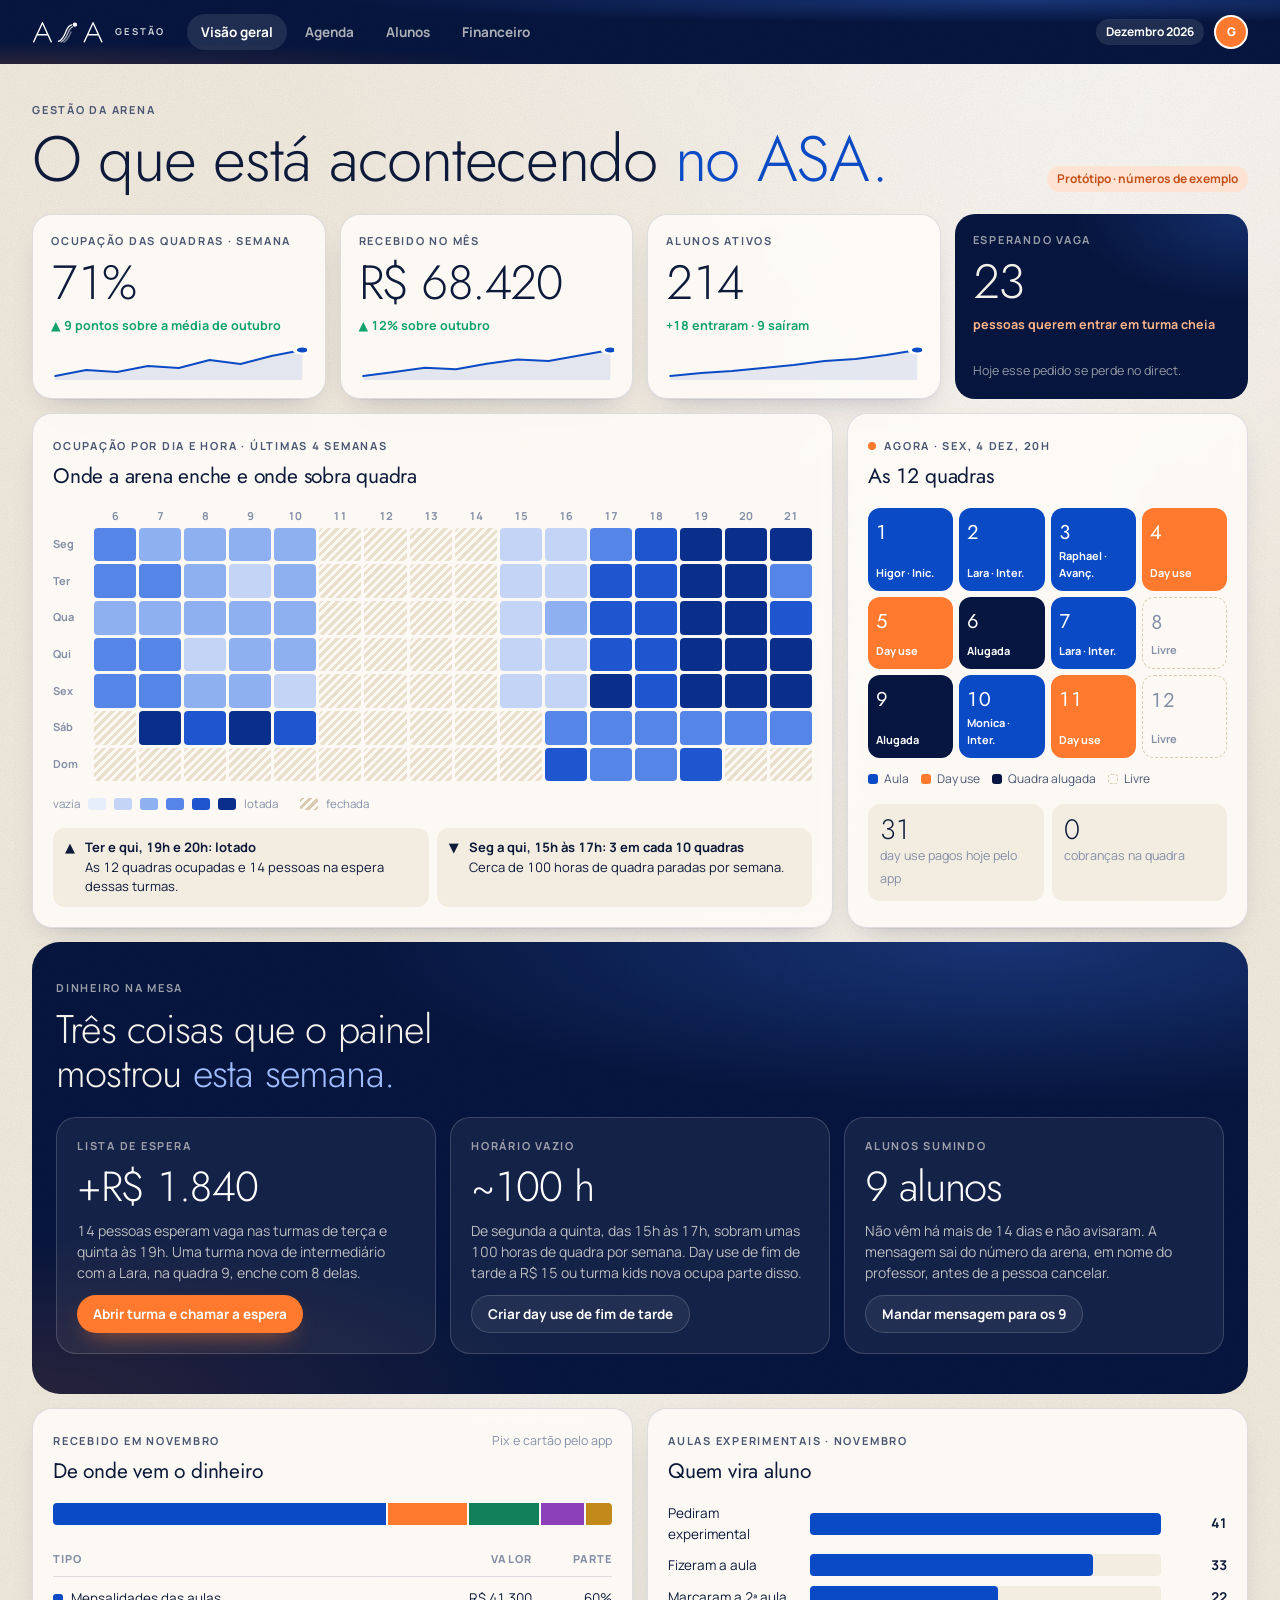
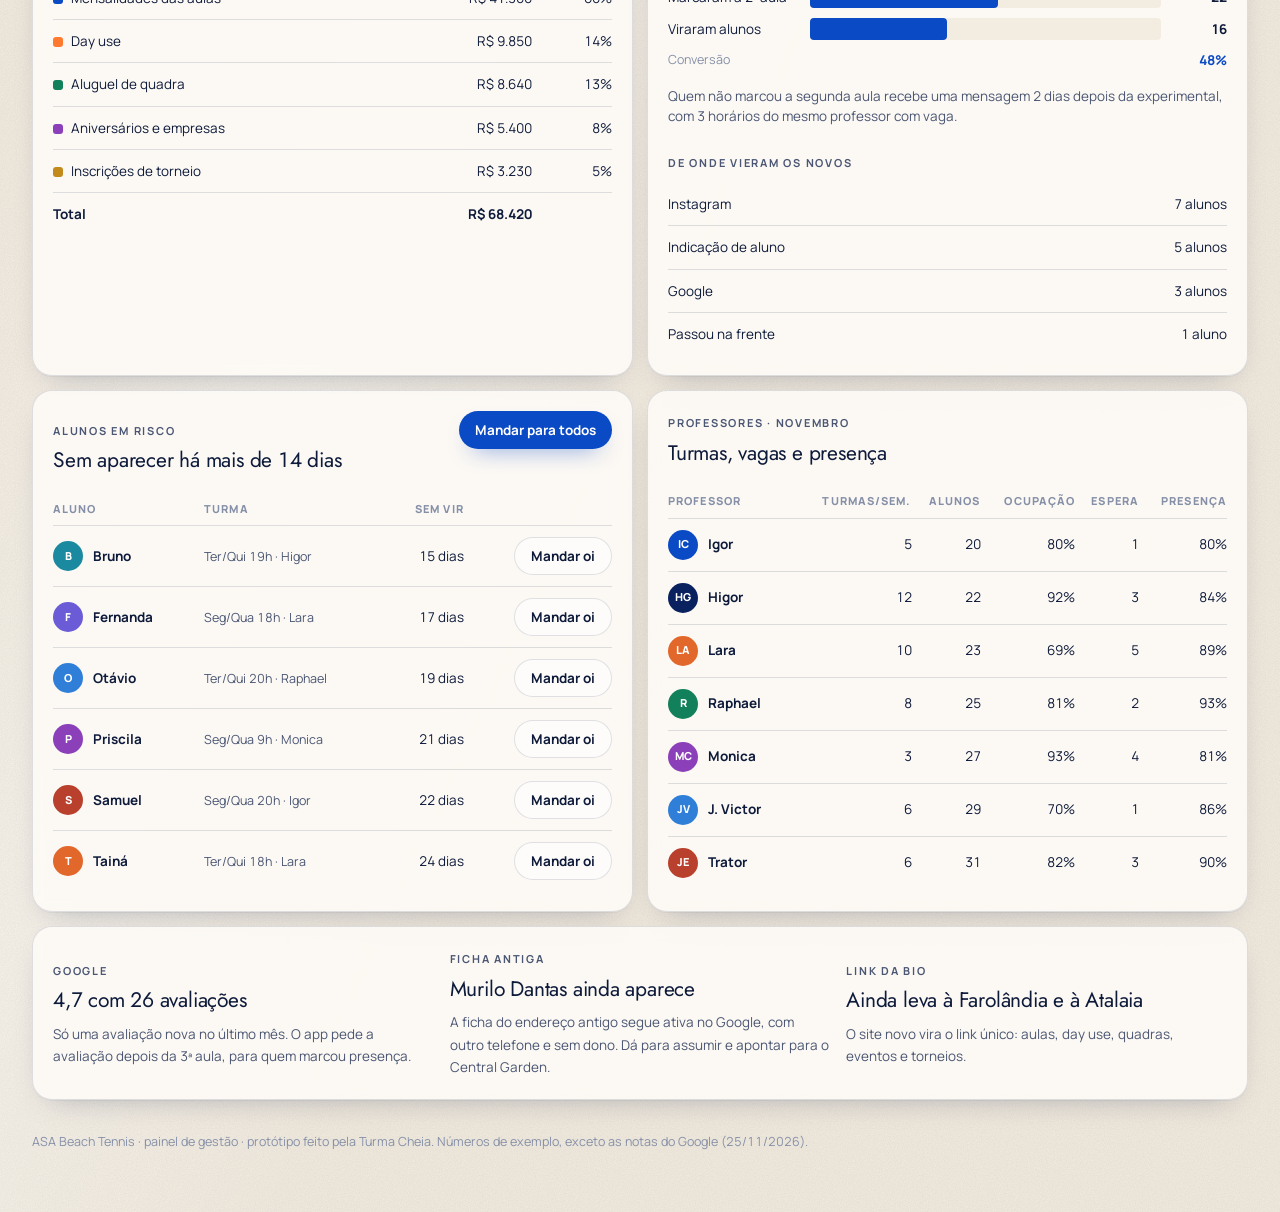
<file: gestao.html>
<!doctype html>
<html lang="pt-BR">
<head>
<meta charset="utf-8">
<meta name="viewport" content="width=device-width, initial-scale=1, viewport-fit=cover">
<title>Gestão · ASA Beach Tennis</title>
<meta name="theme-color" content="#061640">
<meta name="robots" content="noindex, nofollow">
<link rel="stylesheet" href="asa.css?v=2">
<style>
  body { min-height: 100vh; }
  .largura { max-width: 1320px; margin: 0 auto; padding: 0 16px; }
  @media (min-width: 900px) { .largura { padding: 0 32px; } }

  .barra { position: sticky; top: 0; z-index: 40; }
  .barra .largura { display: flex; align-items: center; gap: 22px; height: 64px; }
  .barra nav { display: none; gap: 4px; }
  @media (min-width: 900px) { .barra nav { display: flex; } }
  .barra nav a { text-decoration: none; font-size: 13.5px; font-weight: 700; padding: 8px 14px; border-radius: 99px; color: rgba(244,241,234,.7); }
  .barra nav a.ativo { background: rgba(255,255,255,.1); color: #fff; }
  .barra .dir { margin-left: auto; display: flex; gap: 10px; align-items: center; }
  .barra .marca svg { height: 22px; }

  .titulo-linha { display: flex; justify-content: space-between; align-items: end; gap: 16px; flex-wrap: wrap; padding: 34px 0 22px; }
  .titulo-linha h1 { margin: 6px 0 0; }

  .grade { display: grid; gap: 14px; }
  .grade > * { min-width: 0; }
  body { overflow-x: hidden; }
  .g4 { grid-template-columns: repeat(2, 1fr); }
  @media (min-width: 1000px) { .g4 { grid-template-columns: repeat(4, 1fr); } .g21 { grid-template-columns: 2fr 1fr; } .g11 { grid-template-columns: 1fr 1fr; } .g3 { grid-template-columns: repeat(3, 1fr); } }
  .painel { padding: 20px; }
  .painel-topo { display: flex; justify-content: space-between; align-items: baseline; gap: 12px; margin-bottom: 16px; flex-wrap: wrap; }
  .painel h2 { font-family: var(--titulo); font-weight: 400; font-size: 21px; margin: 4px 0 0; letter-spacing: -.01em; }

  .kpi { padding: 18px; display: flex; flex-direction: column; gap: 10px; min-height: 150px; }
  .kpi .numero { font-size: clamp(30px, 4vw, 48px); white-space: nowrap; }
  .kpi .delta { font-size: 12.5px; font-weight: 700; }
  .delta.sobe { color: var(--verde); }
  .delta.atencao { color: #c4501a; }
  .spark { height: 34px; margin-top: auto; }

  /* mapa de calor */
  .calor { display: grid; grid-template-columns: 38px repeat(16, 1fr); gap: 3px; font-size: 11px; }
  .calor .rot { color: var(--tinta-3); font-weight: 700; display: flex; align-items: center; }
  .calor .rot-h { color: var(--tinta-3); font-weight: 700; text-align: center; }
  .calor .c { aspect-ratio: 1.25; border-radius: 4px; cursor: default; position: relative; }
  .calor .c.fechado { background: repeating-linear-gradient(135deg, var(--areia-2) 0 3px, transparent 3px 6px); }
  .calor .c:hover { outline: 2px solid var(--noite); outline-offset: 1px; z-index: 2; }
  .escala { display: flex; align-items: center; gap: 8px; font-size: 11.5px; color: var(--tinta-3); margin-top: 14px; flex-wrap: wrap; }
  .escala span.cx { width: 18px; height: 12px; border-radius: 3px; display: inline-block; }
  .chamadas { display: grid; gap: 8px; margin-top: 16px; }
  @media (min-width: 700px) { .chamadas { grid-template-columns: 1fr 1fr; } }
  .chamada { display: flex; gap: 10px; align-items: flex-start; font-size: 13px; background: var(--areia); border-radius: 12px; padding: 10px 12px; }
  .chamada b { display: block; }

  /* quadras agora */
  .quadras { display: grid; grid-template-columns: repeat(4, 1fr); gap: 6px; }
  .q { border-radius: 12px; padding: 10px 8px; min-height: 72px; display: flex; flex-direction: column; justify-content: space-between; font-size: 11px; font-weight: 700; }
  .q b { font-family: var(--titulo); font-weight: 400; font-size: 20px; }
  .q.aula { background: var(--azul); color: #fff; }
  .q.dayuse { background: var(--sol); color: #fff; }
  .q.reserva { background: var(--noite); color: #fff; }
  .q.livre { background: transparent; border: 1px dashed var(--areia-3); color: var(--tinta-3); }
  .legenda { display: flex; gap: 12px; flex-wrap: wrap; font-size: 12px; color: var(--tinta-2); margin-top: 12px; }
  .legenda i { display: inline-block; width: 10px; height: 10px; border-radius: 3px; margin-right: 6px; vertical-align: -1px; }
  .recepcao { display: grid; grid-template-columns: 1fr 1fr; gap: 8px; margin-top: 16px; }
  .recepcao div { background: var(--areia); border-radius: 12px; padding: 12px; }
  .recepcao .numero { font-size: 28px; display: block; }

  /* dinheiro na mesa */
  .mesa { padding: 34px 0 40px; margin: 14px auto; border-radius: 28px; width: calc(100% - 32px); }
  @media (min-width: 900px) { .mesa { width: calc(100% - 64px); } }
  .mesa .largura { padding: 0 24px; }
  .ideia { background: rgba(255,255,255,.06); border: 1px solid var(--linha-clara); border-radius: 20px; padding: 20px; display: flex; flex-direction: column; gap: 12px; }
  .ideia .numero { font-size: 42px; color: #fff; }
  .ideia p { margin: 0; font-size: 14px; color: rgba(244,241,234,.75); }
  .ideia .botao { align-self: flex-start; margin-top: auto; }

  /* receita */
  .pilha { display: flex; height: 22px; gap: 2px; border-radius: 4px; overflow: hidden; margin: 6px 0 18px; }
  .pilha span { height: 100%; position: relative; cursor: default; }
  .tabela { width: 100%; border-collapse: collapse; font-size: 13.5px; }
  .tabela th { text-align: left; font-size: 11px; font-weight: 800; letter-spacing: .1em; text-transform: uppercase; color: var(--tinta-3); padding: 8px 0; border-bottom: 1px solid var(--linha); }
  .tabela td { padding: 11px 0; border-bottom: 1px solid var(--linha); vertical-align: middle; }
  .tabela tr:last-child td { border-bottom: 0; }
  .tabela .num { text-align: right; font-variant-numeric: tabular-nums; }
  .tabela .cx { display: inline-block; width: 10px; height: 10px; border-radius: 3px; margin-right: 8px; vertical-align: -1px; }
  .pessoa { display: flex; gap: 10px; align-items: center; }
  .pessoa .avatar { width: 30px; height: 30px; font-size: 11px; border: 0; }

  /* funil */
  .funil { display: grid; gap: 10px; }
  .degrau { display: grid; grid-template-columns: 130px 1fr 54px; gap: 12px; align-items: center; font-size: 13.5px; }
  .degrau .trilho { height: 22px; background: var(--areia); border-radius: 4px; overflow: hidden; }
  .degrau .trilho span { display: block; height: 100%; background: var(--azul); border-radius: 0 4px 4px 0; }
  .degrau b { text-align: right; font-variant-numeric: tabular-nums; }

  .dica { position: fixed; pointer-events: none; z-index: 100; background: var(--noite); color: #fff; padding: 8px 10px; border-radius: 10px; font-size: 12.5px; font-weight: 600; opacity: 0; transition: opacity .12s; transform: translate(-50%, calc(-100% - 10px)); white-space: nowrap; }
  .dica.mostrar { opacity: 1; }
  .rolar-x { overflow-x: auto; }
  footer { padding: 30px 0 60px; }
</style>
</head>
<body class="chao-areia">
<header class="barra chao-noite">
  <div class="largura">
    <a class="marca" href="index.html" id="marca"></a>
    <nav><a class="ativo" href="#">Visão geral</a><a href="professor.html">Agenda</a><a href="#sumindo">Alunos</a><a href="#receita">Financeiro</a></nav>
    <div class="dir"><span class="chip chip-noite" id="mes">Novembro</span><span class="avatar" style="background:var(--sol)">G</span></div>
  </div>
</header>

<main class="largura">
  <div class="titulo-linha">
    <div><span class="rotulo">Gestão da arena</span><h1 class="titulo-l">O que está acontecendo <em>no ASA.</em></h1></div>
    <span class="chip chip-sol">Protótipo · números de exemplo</span>
  </div>

  <div class="grade g4">
    <div class="cartao kpi"><span class="rotulo">Ocupação das quadras · semana</span><span class="numero">71%</span><span class="delta sobe">▲ 9 pontos sobre a média de outubro</span><svg class="spark" id="spark-ocup" viewBox="0 0 120 34" preserveAspectRatio="none"></svg></div>
    <div class="cartao kpi"><span class="rotulo">Recebido no mês</span><span class="numero" id="kpi-receita">R$ 0</span><span class="delta sobe">▲ 12% sobre outubro</span><svg class="spark" id="spark-rec" viewBox="0 0 120 34" preserveAspectRatio="none"></svg></div>
    <div class="cartao kpi"><span class="rotulo">Alunos ativos</span><span class="numero">214</span><span class="delta sobe">+18 entraram · 9 saíram</span><svg class="spark" id="spark-alunos" viewBox="0 0 120 34" preserveAspectRatio="none"></svg></div>
    <div class="cartao-noite kpi"><span class="rotulo">Esperando vaga</span><span class="numero">23</span><span class="delta" style="color:#ffb58a">pessoas querem entrar em turma cheia</span><span class="miudo" style="color:rgba(244,241,234,.6);margin-top:auto">Hoje esse pedido se perde no direct.</span></div>
  </div>

  <div class="grade g21" style="margin-top:14px">
    <section class="cartao painel">
      <div class="painel-topo"><div><span class="rotulo">Ocupação por dia e hora · últimas 4 semanas</span><h2>Onde a arena enche e onde sobra quadra</h2></div></div>
      <div class="rolar-x"><div class="calor" id="calor" style="min-width:560px"></div></div>
      <div class="escala" id="escala"></div>
      <div class="chamadas">
        <div class="chamada"><span>▲</span><span><b>Ter e qui, 19h e 20h: lotado</b>As 12 quadras ocupadas e 14 pessoas na espera dessas turmas.</span></div>
        <div class="chamada"><span>▼</span><span><b>Seg a qui, 15h às 17h: 3 em cada 10 quadras</b>Cerca de 100 horas de quadra paradas por semana.</span></div>
      </div>
    </section>
    <section class="cartao painel">
      <div class="painel-topo"><div><span class="rotulo ao-vivo" id="agora-rotulo">Agora</span><h2>As 12 quadras</h2></div></div>
      <div class="quadras" id="quadras"></div>
      <div class="legenda"><span><i style="background:var(--azul)"></i>Aula</span><span><i style="background:var(--sol)"></i>Day use</span><span><i style="background:var(--noite)"></i>Quadra alugada</span><span><i style="border:1px dashed var(--areia-3)"></i>Livre</span></div>
      <div class="recepcao">
        <div><span class="numero">31</span><span class="miudo">day use pagos hoje pelo app</span></div>
        <div><span class="numero">0</span><span class="miudo">cobranças na quadra</span></div>
      </div>
    </section>
  </div>
</main>

<section class="mesa chao-noite largura" style="max-width:1256px">
  <div class="largura" style="padding:0 24px">
    <span class="rotulo">Dinheiro na mesa</span>
    <h2 class="titulo-m" style="margin:10px 0 22px;max-width:22ch">Três coisas que o painel mostrou <em>esta semana.</em></h2>
    <div class="grade g3">
      <div class="ideia">
        <span class="rotulo">Lista de espera</span>
        <span class="numero">+R$ 1.840</span>
        <p>14 pessoas esperam vaga nas turmas de terça e quinta às 19h. Uma turma nova de intermediário com a Lara, na quadra 9, enche com 8 delas.</p>
        <button class="botao botao-sol botao-p" onclick="ASA.aviso('Turma criada. As 8 primeiras da espera recebem o convite no WhatsApp.')">Abrir turma e chamar a espera</button>
      </div>
      <div class="ideia">
        <span class="rotulo">Horário vazio</span>
        <span class="numero">~100 h</span>
        <p>De segunda a quinta, das 15h às 17h, sobram umas 100 horas de quadra por semana. Day use de fim de tarde a R$ 15 ou turma kids nova ocupa parte disso.</p>
        <button class="botao botao-linha botao-p" onclick="ASA.aviso('Promoção criada para seg a qui, 15h às 17h.')">Criar day use de fim de tarde</button>
      </div>
      <div class="ideia">
        <span class="rotulo">Alunos sumindo</span>
        <span class="numero">9 alunos</span>
        <p>Não vêm há mais de 14 dias e não avisaram. A mensagem sai do número da arena, em nome do professor, antes de a pessoa cancelar.</p>
        <button class="botao botao-linha botao-p" onclick="ASA.aviso('Mensagem enviada para os 9, cada uma em nome do professor da turma.')">Mandar mensagem para os 9</button>
      </div>
    </div>
  </div>
</section>

<main class="largura">
  <div class="grade g11">
    <section class="cartao painel" id="receita">
      <div class="painel-topo"><div><span class="rotulo">Recebido em novembro</span><h2>De onde vem o dinheiro</h2></div><span class="miudo">Pix e cartão pelo app</span></div>
      <div class="pilha" id="pilha"></div>
      <table class="tabela" id="tabela-receita"></table>
    </section>
    <section class="cartao painel">
      <div class="painel-topo"><div><span class="rotulo">Aulas experimentais · novembro</span><h2>Quem vira aluno</h2></div></div>
      <div class="funil" id="funil"></div>
      <p class="suave" style="font-size:13.5px;margin:16px 0 0">Quem não marcou a segunda aula recebe uma mensagem 2 dias depois da experimental, com 3 horários do mesmo professor com vaga.</p>
      <div class="painel-topo" style="margin:24px 0 10px"><div><span class="rotulo">De onde vieram os novos</span></div></div>
      <table class="tabela" id="origem"></table>
    </section>
  </div>

  <div class="grade g11" style="margin-top:14px">
    <section class="cartao painel" id="sumindo">
      <div class="painel-topo"><div><span class="rotulo">Alunos em risco</span><h2>Sem aparecer há mais de 14 dias</h2></div><button class="botao botao-azul botao-p" onclick="ASA.aviso('Mensagem enviada para todos da lista.')">Mandar para todos</button></div>
      <div class="rolar-x"><table class="tabela" id="tabela-sumindo" style="min-width:460px"></table></div>
    </section>
    <section class="cartao painel">
      <div class="painel-topo"><div><span class="rotulo">Professores · novembro</span><h2>Turmas, vagas e presença</h2></div></div>
      <div class="rolar-x"><table class="tabela" id="tabela-prof" style="min-width:480px"></table></div>
    </section>
  </div>

  <section class="cartao painel" style="margin-top:14px;display:grid;gap:16px;grid-template-columns:repeat(auto-fit,minmax(240px,1fr));align-items:center">
    <div><span class="rotulo">Google</span><h2 style="font-family:var(--titulo);font-weight:400;font-size:21px;margin:4px 0 6px">4,7 com 26 avaliações</h2><span class="suave" style="font-size:13.5px">Só uma avaliação nova no último mês. O app pede a avaliação depois da 3ª aula, para quem marcou presença.</span></div>
    <div><span class="rotulo">Ficha antiga</span><h2 style="font-family:var(--titulo);font-weight:400;font-size:21px;margin:4px 0 6px">Murilo Dantas ainda aparece</h2><span class="suave" style="font-size:13.5px">A ficha do endereço antigo segue ativa no Google, com outro telefone e sem dono. Dá para assumir e apontar para o Central Garden.</span></div>
    <div><span class="rotulo">Link da bio</span><h2 style="font-family:var(--titulo);font-weight:400;font-size:21px;margin:4px 0 6px">Ainda leva à Farolândia e à Atalaia</h2><span class="suave" style="font-size:13.5px">O site novo vira o link único: aulas, day use, quadras, eventos e torneios.</span></div>
  </section>
</main>

<footer><div class="largura"><span class="miudo">ASA Beach Tennis · painel de gestão · protótipo feito pela Turma Cheia. Números de exemplo, exceto as notas do Google (25/11/2026).</span></div></footer>

<div class="dica" id="dica"></div>

<script src="dados.js?v=2"></script>
<script>
  const $ = (s) => document.querySelector(s);
  $("#marca").innerHTML = ASA.marca("#fff") + `<span class="marca-sub" style="color:#fff">Gestão</span>`;
  const hoje = ASA.hoje();
  $("#mes").textContent = ["Janeiro","Fevereiro","Março","Abril","Maio","Junho","Julho","Agosto","Setembro","Outubro","Novembro","Dezembro"][hoje.getMonth()] + " " + hoje.getFullYear();

  // dica ao passar o mouse
  const dica = $("#dica");
  document.addEventListener("mousemove", (e) => {
    const alvo = e.target.closest("[data-dica]");
    if (!alvo) { dica.classList.remove("mostrar"); return; }
    dica.textContent = alvo.dataset.dica; dica.style.left = e.clientX + "px"; dica.style.top = e.clientY + "px"; dica.classList.add("mostrar");
  });

  // linhas pequenas
  function spark(id, valores, cor = "var(--azul)") {
    const min = Math.min(...valores), max = Math.max(...valores);
    const pts = valores.map((v, i) => [(i / (valores.length - 1)) * 116 + 2, 30 - ((v - min) / (max - min || 1)) * 26]);
    const d = pts.map((p, i) => (i ? "L" : "M") + p[0].toFixed(1) + " " + p[1].toFixed(1)).join(" ");
    const ult = pts[pts.length - 1];
    $(id).innerHTML = `<path d="${d} L118 34 L2 34 Z" fill="${cor}" opacity=".1"/><path d="${d}" fill="none" stroke="${cor}" stroke-width="2" stroke-linejoin="round" stroke-linecap="round" vector-effect="non-scaling-stroke"/><circle cx="${ult[0]}" cy="${ult[1]}" r="3.5" fill="${cor}" stroke="#fffdf9" stroke-width="2"/>`;
  }
  spark("#spark-ocup", [58, 61, 60, 63, 62, 66, 64, 68, 71]);
  spark("#spark-rec", [49, 52, 55, 54, 58, 61, 60, 64, 68]);
  spark("#spark-alunos", [188, 191, 193, 196, 199, 203, 205, 209, 214]);

  // mapa de calor
  const RAMPA = ["#e6eefc", "#c3d4f7", "#8fb0f0", "#5585e6", "#1f56cf", "#0a2f8a"];
  const cor = (v) => RAMPA[Math.min(5, Math.floor(v / 17))];
  const dias = ["Seg", "Ter", "Qua", "Qui", "Sex", "Sáb", "Dom"];
  const horas = [...Array(16)].map((_, i) => i + 6);
  const aberto = (d, h) => d <= 4 ? (h < 11 || h >= 15) : d === 5 ? ((h >= 7 && h < 11) || h >= 16) : (h >= 16 && h < 20);
  const r = ASA.semente(2026);
  let html = `<span></span>` + horas.map((h) => `<span class="rot-h">${h}</span>`).join("");
  dias.forEach((dia, d) => {
    html += `<span class="rot">${dia}</span>`;
    horas.forEach((h) => {
      if (!aberto(d, h)) { html += `<span class="c fechado" data-dica="${dia} ${h}h · fechado"></span>`; return; }
      let v;
      if (d <= 4) v = h >= 19 && h <= 20 ? ((d === 1 || d === 3) ? 100 : 88 + r() * 10) : h >= 17 ? 62 + r() * 25 : h >= 15 ? 22 + r() * 16 : h <= 7 ? 45 + r() * 20 : 28 + r() * 22;
      else if (d === 5) v = h <= 10 ? 70 + r() * 25 : 45 + r() * 30;
      else v = 55 + r() * 30;
      v = Math.round(Math.min(100, v));
      const quadras = Math.round((v / 100) * 12);
      html += `<span class="c" style="background:${cor(v)}" data-dica="${dia} ${h}h · ${v}% · ${quadras} de 12 quadras"></span>`;
    });
  });
  $("#calor").innerHTML = html;
  $("#escala").innerHTML = `<span>vazia</span>` + RAMPA.map((c) => `<span class="cx" style="background:${c}"></span>`).join("") + `<span>lotada</span><span class="cx" style="margin-left:14px;background:repeating-linear-gradient(135deg,var(--areia-3) 0 3px,transparent 3px 6px)"></span><span>fechada</span>`;

  // quadras agora
  const h = ASA.horaAgora();
  $("#agora-rotulo").textContent = `Agora · ${ASA.dataCurta(hoje)}, ${h}h`;
  const tipos = ["aula", "aula", "aula", "dayuse", "dayuse", "reserva", "aula", "livre", "reserva", "aula", "dayuse", "livre"];
  const nomesTipo = { aula: (i) => ["Higor · Inic.", "Lara · Inter.", "Raphael · Avanç.", "Igor · Avanç.", "Monica · Inter."][i % 5], dayuse: () => "Day use", reserva: () => "Alugada", livre: () => "Livre" };
  $("#quadras").innerHTML = tipos.map((t, i) => `<div class="q ${t}" data-dica="Quadra ${i + 1} · ${nomesTipo[t](i)}"><b>${i + 1}</b><span>${nomesTipo[t](i)}</span></div>`).join("");

  // receita
  const receita = [
    { nome: "Mensalidades das aulas", v: 41300, cor: "#0b4ac5" },
    { nome: "Day use", v: 9850, cor: "#ff7a2f" },
    { nome: "Aluguel de quadra", v: 8640, cor: "#12805a" },
    { nome: "Aniversários e empresas", v: 5400, cor: "#8b3fb8" },
    { nome: "Inscrições de torneio", v: 3230, cor: "#c18a1b" },
  ];
  const total = receita.reduce((a, x) => a + x.v, 0);
  $("#kpi-receita").textContent = ASA.reais(total).replace(/\s/g, " ");
  $("#pilha").innerHTML = receita.map((x) => `<span style="flex:${x.v};background:${x.cor}" data-dica="${x.nome} · ${ASA.reais(x.v)} · ${Math.round((x.v / total) * 100)}%"></span>`).join("");
  $("#tabela-receita").innerHTML = `<tr><th>Tipo</th><th class="num">Valor</th><th class="num">Parte</th></tr>` + receita.map((x) => `<tr><td><span class="cx" style="background:${x.cor}"></span>${x.nome}</td><td class="num">${ASA.reais(x.v)}</td><td class="num">${Math.round((x.v / total) * 100)}%</td></tr>`).join("") + `<tr><td><b>Total</b></td><td class="num"><b>${ASA.reais(total)}</b></td><td></td></tr>`;

  // funil
  const funil = [["Pediram experimental", 41], ["Fizeram a aula", 33], ["Marcaram a 2ª aula", 22], ["Viraram alunos", 16]];
  $("#funil").innerHTML = funil.map(([n, v]) => `<div class="degrau"><span>${n}</span><span class="trilho"><span style="width:${(v / 41) * 100}%" data-dica="${n}: ${v}"></span></span><b>${v}</b></div>`).join("") + `<div class="degrau"><span class="miudo">Conversão</span><span></span><b style="color:var(--azul)">${Math.round((16 / 33) * 100)}%</b></div>`;
  const origem = [["Instagram", 7], ["Indicação de aluno", 5], ["Google", 3], ["Passou na frente", 1]];
  $("#origem").innerHTML = origem.map(([n, v]) => `<tr><td>${n}</td><td class="num">${v} ${v > 1 ? "alunos" : "aluno"}</td></tr>`).join("");

  // sumindo
  const sumidos = [["Bruno", "Higor", "Ter/Qui 19h", 15], ["Fernanda", "Lara", "Seg/Qua 18h", 17], ["Otávio", "Raphael", "Ter/Qui 20h", 19], ["Priscila", "Monica", "Seg/Qua 9h", 21], ["Samuel", "Igor", "Seg/Qua 20h", 22], ["Tainá", "Lara", "Ter/Qui 18h", 24]];
  $("#tabela-sumindo").innerHTML = `<tr><th>Aluno</th><th>Turma</th><th class="num">Sem vir</th><th></th></tr>` + sumidos.map(([n, p, t, d]) => `<tr><td><span class="pessoa">${ASA.avatar(n)}<b>${n}</b></span></td><td><span class="miudo" style="color:var(--tinta-2)">${t} · ${p}</span></td><td class="num">${d} dias</td><td class="num"><button class="botao botao-linha botao-p" onclick="ASA.aviso('Mensagem enviada para ${n} em nome ${p === "Lara" || p === "Monica" ? "da" : "do"} ${p}.')">Mandar oi</button></td></tr>`).join("");

  // professores
  const profs = ASA.professores.map((p, i) => {
    const turmas = [0, 1, 2, 3, 4].reduce((a, k) => a + ASA.turmasDoDia(ASA.somaDias(hoje, k)).filter((t) => t.prof.id === p.id).length, 0);
    const rr = ASA.semente(i * 7919 + 101); rr();
    return { p, turmas: turmas || 4, alunos: Math.round(18 + rr() * 26), ocup: Math.round(62 + rr() * 34), espera: Math.round(rr() * 6), presenca: Math.round(78 + rr() * 16) };
  });
  $("#tabela-prof").innerHTML = `<tr><th>Professor</th><th class="num">Turmas/sem.</th><th class="num">Alunos</th><th class="num">Ocupação</th><th class="num">Espera</th><th class="num">Presença</th></tr>` + profs.map((x) => `<tr><td><span class="pessoa">${ASA.avatar(x.p.nome.replace(/“.*”/, ""), x.p.cor)}<b>${x.p.curto}</b></span></td><td class="num">${x.turmas}</td><td class="num">${x.alunos}</td><td class="num">${x.ocup}%</td><td class="num">${x.espera}</td><td class="num">${x.presenca}%</td></tr>`).join("");
</script>
</body>
</html>
</file>
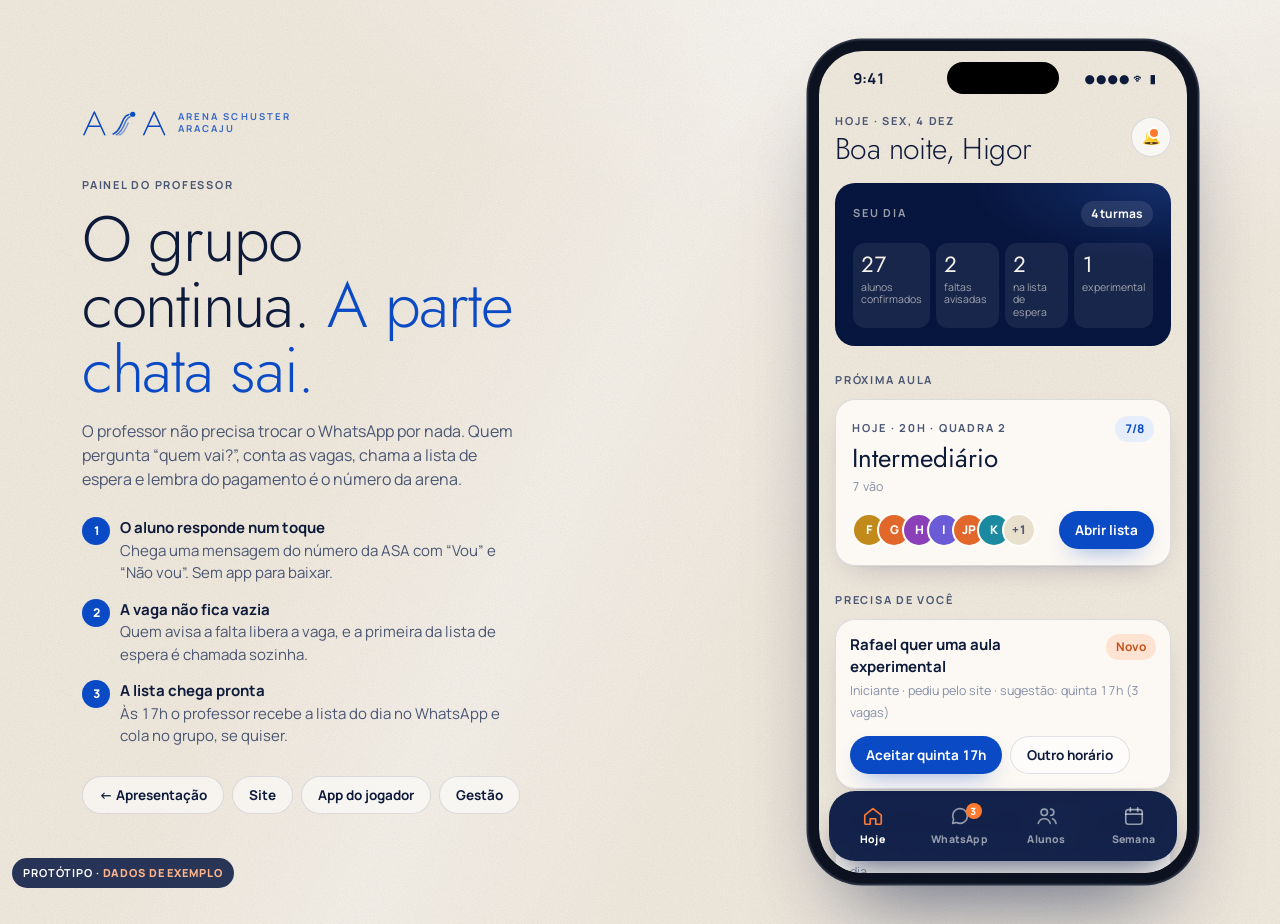
<file: professor.html>
<!doctype html>
<html lang="pt-BR">
<head>
<meta charset="utf-8">
<meta name="viewport" content="width=device-width, initial-scale=1, viewport-fit=cover">
<title>Professor · ASA Beach Tennis</title>
<meta name="theme-color" content="#061640">
<meta name="robots" content="noindex, nofollow">
<link rel="stylesheet" href="asa.css?v=2">
<link rel="stylesheet" href="casca.css?v=2">
<style>
  body.chao-areia { min-height: 100vh; }
  .tela { --n-abas: 4; }
  .resumo { padding: 18px; }
  .resumo-grade { display: grid; grid-template-columns: repeat(4, 1fr); gap: 6px; margin-top: 16px; }
  .resumo-grade div { background: rgba(255,255,255,.07); border-radius: 12px; padding: 10px 8px; }
  .resumo-grade b { font-family: var(--titulo); font-weight: 400; font-size: 22px; display: block; line-height: 1; }
  .resumo-grade span { font-size: 10.5px; color: rgba(244,241,234,.62); line-height: 1.2; display: block; margin-top: 6px; }
  .proxima { padding: 16px; }
  .proxima h3 { font-family: var(--titulo); font-weight: 400; font-size: 26px; margin: 6px 0 2px; line-height: 1.1; }
  .pendencia { padding: 14px; }
  .pendencia .acoes { display: flex; gap: 8px; margin-top: 12px; flex-wrap: wrap; }
  .turma-linha { cursor: pointer; }

  .aluno-linha { display: grid; grid-template-columns: auto 1fr auto; gap: 10px; align-items: center; padding: 10px 0; border-bottom: 1px solid var(--linha); }
  .aluno-linha:last-child { border-bottom: 0; }
  .aluno-linha b { font-size: 14px; display: block; }
  .presenca { width: 40px; height: 26px; border-radius: 99px; background: var(--areia-2); position: relative; transition: background .2s; }
  .presenca::after { content: ""; position: absolute; top: 3px; left: 3px; width: 20px; height: 20px; border-radius: 50%; background: #fff; transition: transform .2s; box-shadow: 0 1px 3px rgba(0,0,0,.2); }
  .presenca.on { background: var(--verde); }
  .presenca.on::after { transform: translateX(14px); }

  /* conversa */
  .conversa { border-radius: 22px; overflow: hidden; border: 1px solid var(--linha); box-shadow: var(--sombra); }
  .conversa-topo { display: flex; align-items: center; gap: 10px; padding: 12px 14px; background: #0e3d36; color: #fff; }
  .conversa-topo .foto { width: 36px; height: 36px; border-radius: 50%; display: grid; place-items: center; background: var(--azul); flex: none; }
  .conversa-topo .foto svg { width: 24px; height: auto; }
  .conversa-topo b { display: block; font-size: 14.5px; }
  .conversa-topo small { font-size: 11.5px; opacity: .75; }
  .conversa-corpo { background: #ece5dd; padding: 14px 10px 16px; display: flex; flex-direction: column; gap: 6px; background-image: radial-gradient(rgba(0,0,0,.035) 1px, transparent 1px); background-size: 14px 14px; }
  .dia-sep { align-self: center; font-size: 11px; font-weight: 700; background: #fff; color: #54656f; border-radius: 8px; padding: 4px 10px; margin: 4px 0; box-shadow: 0 1px 1px rgba(0,0,0,.08); }
  .balao { max-width: 86%; padding: 8px 10px 6px; border-radius: 10px; font-size: 13.5px; line-height: 1.4; box-shadow: 0 1px 1px rgba(0,0,0,.1); position: relative; white-space: pre-line; color: #111b21; }
  .balao .h { display: block; text-align: right; font-size: 10.5px; color: #667781; margin-top: 2px; }
  .balao .autor { display: block; font-size: 12px; font-weight: 800; margin-bottom: 2px; }
  .recebido { align-self: flex-start; background: #fff; border-top-left-radius: 2px; }
  .enviado { align-self: flex-end; background: #d9fdd3; border-top-right-radius: 2px; }
  .botoes-wa { display: grid; gap: 1px; margin: 6px -10px -6px; border-top: 1px solid #e9edef; }
  .botoes-wa button { padding: 9px; color: #027eb5; font-weight: 700; font-size: 13.5px; background: #fff; }
  .botoes-wa button:last-child { border-radius: 0 0 10px 10px; }
  .explica { font-size: 13px; color: var(--tinta-2); margin: 12px 4px 0; }
  .seg3 { display: grid; grid-template-columns: repeat(3, 1fr); gap: 4px; background: rgba(255,255,255,.6); border: 1px solid var(--linha); border-radius: 16px; padding: 4px; margin-bottom: 14px; }
  .seg3 button { height: 40px; border-radius: 12px; font-size: 12.5px; font-weight: 800; color: var(--tinta-2); }
  .seg3 button.ativo { background: var(--noite); color: #fff; }

  .semana-dia { margin-top: 18px; }
  .semana-dia:first-child { margin-top: 0; }
</style>
</head>
<body class="chao-areia">
<div class="palco">
  <div class="palco-texto">
    <a class="marca" href="index.html" id="marca-palco" style="color:var(--azul)"></a>
    <span class="rotulo" style="display:block;margin-top:34px">Painel do professor</span>
    <h1 class="titulo-l">O grupo continua. <em>A parte chata sai.</em></h1>
    <p class="suave" style="font-size:16px;margin:0">O professor não precisa trocar o WhatsApp por nada. Quem pergunta “quem vai?”, conta as vagas, chama a lista de espera e lembra do pagamento é o número da arena.</p>
    <ul class="palco-lista">
      <li><span class="n">1</span><span><b>O aluno responde num toque</b><span class="suave">Chega uma mensagem do número da ASA com “Vou” e “Não vou”. Sem app para baixar.</span></span></li>
      <li><span class="n">2</span><span><b>A vaga não fica vazia</b><span class="suave">Quem avisa a falta libera a vaga, e a primeira da lista de espera é chamada sozinha.</span></span></li>
      <li><span class="n">3</span><span><b>A lista chega pronta</b><span class="suave">Às 17h o professor recebe a lista do dia no WhatsApp e cola no grupo, se quiser.</span></span></li>
    </ul>
    <div class="palco-nav">
      <a class="botao botao-linha botao-p" href="index.html">← Apresentação</a>
      <a class="botao botao-linha botao-p" href="site.html">Site</a>
      <a class="botao botao-linha botao-p" href="app.html">App do jogador</a>
      <a class="botao botao-linha botao-p" href="gestao.html">Gestão</a>
    </div>
  </div>

  <div class="celular">
    <div class="tela chao-areia" id="tela">
      <div class="status"><span>9:41</span><i>●●●● ᯤ ▮</i></div>
      <div class="tela-rolagem" id="rolagem">
        <div class="conteudo">

          <!-- HOJE -->
          <div class="vista ativa" data-vista="hoje">
            <div class="cab">
              <div><span class="rotulo" id="data-hoje">Hoje</span><h1 id="ola">Boa tarde, Higor</h1></div>
              <button class="sino" aria-label="Avisos" onclick="irPara('whats')">🔔</button>
            </div>
            <div class="cartao-noite resumo">
              <div style="display:flex;justify-content:space-between;align-items:center"><span class="rotulo" id="resumo-rotulo">Seu dia</span><span class="chip chip-noite" id="n-turmas">4 turmas</span></div>
              <div class="resumo-grade">
                <div><b id="r-conf">0</b><span>alunos confirmados</span></div>
                <div><b id="r-falta">2</b><span>faltas avisadas</span></div>
                <div><b id="r-espera">0</b><span>na lista de espera</span></div>
                <div><b>1</b><span>experimental</span></div>
              </div>
            </div>

            <div class="secao">
              <div class="secao-topo"><span class="rotulo">Próxima aula</span></div>
              <div id="proxima"></div>
            </div>

            <div class="secao">
              <div class="secao-topo"><span class="rotulo">Precisa de você</span></div>
              <div class="lista" id="pendencias">
                <div class="cartao pendencia" id="pend-exp">
                  <div style="display:flex;justify-content:space-between;gap:10px"><b>Rafael quer uma aula experimental</b><span class="chip chip-sol">Novo</span></div>
                  <span class="miudo">Iniciante · pediu pelo site · sugestão: quinta 17h (3 vagas)</span>
                  <div class="acoes"><button class="botao botao-azul botao-p" onclick="resolver('pend-exp','Rafael está na quinta 17h. Ele recebe o endereço e o que levar.')">Aceitar quinta 17h</button><button class="botao botao-linha botao-p" onclick="ASA.aviso('Mandamos outros 3 horários com vaga para ele escolher.')">Outro horário</button></div>
                </div>
                <div class="cartao pendencia" id="pend-sumido">
                  <div style="display:flex;justify-content:space-between;gap:10px"><b>Bruno não vem há 15 dias</b><span class="chip chip-areia">Sumindo</span></div>
                  <span class="miudo">Faltou 4 aulas seguidas sem avisar. Mensalidade em dia.</span>
                  <div class="acoes"><button class="botao botao-azul botao-p" onclick="resolver('pend-sumido','Mensagem enviada pelo número da arena, assinada por você.')">Mandar um oi</button><button class="botao botao-linha botao-p" onclick="resolver('pend-sumido','Ok, lembramos de novo em 7 dias.')">Depois</button></div>
                </div>
              </div>
            </div>

            <div class="secao">
              <div class="secao-topo"><span class="rotulo">Turmas de hoje</span><button onclick="irPara('agenda')">Semana</button></div>
              <div class="lista" id="turmas-hoje"></div>
            </div>
          </div>

          <!-- WHATSAPP -->
          <div class="vista" data-vista="whats">
            <div class="cab"><div><span class="rotulo">WhatsApp</span><h1>Do jeito que já é</h1></div></div>
            <div class="seg3" id="seg-wa">
              <button data-c="aluno" class="ativo">Aluno</button><button data-c="prof">Você</button><button data-c="grupo">Seu grupo</button>
            </div>
            <div id="chat"></div>
            <p class="explica" id="chat-explica"></p>
          </div>

          <!-- ALUNOS -->
          <div class="vista" data-vista="alunos">
            <div class="cab"><div><span class="rotulo">Seus alunos</span><h1 id="t-alunos">—</h1></div></div>
            <div class="chips" id="filtros" style="margin-top:0">
              <button class="ativo" data-f="todos">Todos</button><button data-f="sumindo">Sumindo</button><button data-f="exp">Experimentais</button><button data-f="pag">Mensalidade</button>
            </div>
            <div class="cartao" style="padding:4px 14px;margin-top:14px" id="lista-alunos"></div>
          </div>

          <!-- AGENDA -->
          <div class="vista" data-vista="agenda">
            <div class="cab"><div><span class="rotulo">Sua semana</span><h1>Turmas e vagas</h1></div></div>
            <div id="semana"></div>
          </div>

        </div>
      </div>

      <nav class="abas" id="abas">
        <button data-ir="hoje" class="ativa"><svg viewBox="0 0 24 24"><path d="M3 11l9-7 9 7v9a1 1 0 0 1-1 1h-5v-6H9v6H4a1 1 0 0 1-1-1z"/></svg>Hoje</button>
        <button data-ir="whats"><svg viewBox="0 0 24 24"><path d="M20 12a8 8 0 0 1-11.6 7.1L4 20l1-4.2A8 8 0 1 1 20 12z"/></svg>WhatsApp<span class="bolinha">3</span></button>
        <button data-ir="alunos"><svg viewBox="0 0 24 24"><circle cx="9" cy="8" r="3.5"/><path d="M2.5 20c1-3.5 3.5-5 6.5-5s5.5 1.5 6.5 5M16 4.5a3.5 3.5 0 0 1 0 7M18 15c2 .6 3.2 2.2 3.8 5"/></svg>Alunos</button>
        <button data-ir="agenda"><svg viewBox="0 0 24 24"><rect x="3" y="5" width="18" height="16" rx="3"/><path d="M3 10h18M8 3v4M16 3v4"/></svg>Semana</button>
      </nav>

      <div class="folha-fundo" onclick="fecharFolha()"></div>
      <div class="folha" id="folha"></div>
    </div>
  </div>
</div>
<a class="selo-exemplo" href="index.html">Protótipo · <b>dados de exemplo</b></a>

<script src="dados.js?v=2"></script>
<script>
  const $ = (s, el = document) => el.querySelector(s);
  const $$ = (s, el = document) => [...el.querySelectorAll(s)];
  $("#marca-palco").innerHTML = ASA.marca("var(--azul)") + `<span class="marca-sub">Arena Schuster<br>Aracaju</span>`;
  $("#ola").textContent = `${ASA.saudacao()}, Higor`;

  // dia de referência: hoje, ou o próximo dia útil se for fim de semana
  let base = ASA.hoje();
  while (base.getDay() === 0 || base.getDay() === 6) base = ASA.somaDias(base, 1);
  const ehHoje = base.getTime() === ASA.hoje().getTime();
  $("#data-hoje").textContent = (ehHoje ? "Hoje · " : "Próximo dia de aula · ") + ASA.dataCurta(base);

  function irPara(v) {
    $$(".vista").forEach((x) => x.classList.toggle("ativa", x.dataset.vista === v));
    $$("#abas button").forEach((b) => b.classList.toggle("ativa", b.dataset.ir === v));
    $("#rolagem").scrollTop = 0;
  }
  $("#abas").addEventListener("click", (e) => { const b = e.target.closest("button"); if (b) irPara(b.dataset.ir); });

  // ---------- turmas do Higor ----------
  const doHigor = (d) => ASA.turmasDoDia(d).filter((t) => t.prof.id === "higor");
  const turmas = doHigor(base).map((t, i) => montarTurma(t, i));
  function montarTurma(t, i) {
    // a turma das 19h é a que sempre lota: fica cheia e com fila, como na arena
    if (t.hora === "19:00") t = { ...t, confirmados: t.vagas, espera: 2 };
    const r = ASA.semente(+t.hora.slice(0, 2) * 13 + i + base.getDate());
    const pool = ASA.jogadores.filter((j) => (t.nivel === 1 ? j.nivel <= 2 : j.nivel >= 1));
    const ini = Math.floor(r() * 20);
    const nomes = pool.slice(ini, ini + t.vagas + 4).map((j) => j.nome);
    const faltas = Math.min(i === 1 || i === 3 ? 1 : 0, t.vagas - t.confirmados);
    const alunos = nomes.slice(0, t.vagas).map((n, k) => ({ nome: n, status: k < t.confirmados ? "vou" : k < t.confirmados + faltas ? "nao" : "sem", presente: false }));
    const espera = t.espera ? nomes.slice(t.vagas, t.vagas + t.espera) : [];
    return { ...t, alunos, espera, faltas };
  }
  const tot = (f) => turmas.reduce((a, t) => a + f(t), 0);
  $("#n-turmas").textContent = `${turmas.length} turmas`;
  $("#r-conf").textContent = tot((t) => t.alunos.filter((a) => a.status === "vou").length);
  $("#r-falta").textContent = tot((t) => t.faltas);
  $("#r-espera").textContent = tot((t) => t.espera.length);

  function linhaTurma(t, i) {
    const conf = t.alunos.filter((a) => a.status === "vou").length;
    const livres = t.vagas - conf;
    return `<div class="cartao linha-cartao turma-linha" onclick="abrirTurma(${i})">
      <span class="hora-g">${+t.hora.slice(0, 2)}h<small>Q${t.quadra}</small></span>
      <span><b>${t.nomeNivel}</b><span class="miudo">${conf} de ${t.vagas} confirmados${t.espera.length ? ` · ${t.espera.length} na espera` : ""}</span><div class="ocupacao ${livres ? "" : "cheia"}" style="margin-top:8px"><span style="width:${(conf / t.vagas) * 100}%"></span></div></span>
      <span class="chip ${livres ? "chip-verde" : "chip-sol"}">${livres ? livres + (livres > 1 ? " vagas" : " vaga") : "Cheia"}</span>
    </div>`;
  }
  function desenharHoje() {
    $("#turmas-hoje").innerHTML = turmas.map(linhaTurma).join("");
    const agora = new Date().getHours();
    const prox = turmas.find((t) => !ehHoje || +t.hora.slice(0, 2) >= agora) || turmas[turmas.length - 1];
    const i = turmas.indexOf(prox);
    const conf = prox.alunos.filter((a) => a.status === "vou");
    const sem = prox.alunos.filter((a) => a.status === "sem").length;
    $("#proxima").innerHTML = `<div class="cartao proxima">
      <div style="display:flex;justify-content:space-between;align-items:flex-start;gap:10px"><div><span class="rotulo">${ehHoje ? "Hoje" : ASA.dataCurta(base)} · ${+prox.hora.slice(0, 2)}h · quadra ${prox.quadra}</span><h3>${prox.nomeNivel}</h3><span class="miudo">${conf.length} vão${sem ? ` · ${sem} sem resposta (o lembrete sai às ${+prox.hora.slice(0, 2) - 2}h)` : ""}</span></div><span class="chip">${conf.length}/${prox.vagas}</span></div>
      <div style="display:flex;justify-content:space-between;align-items:center;margin-top:14px">${ASA.avatares(conf.map((a) => a.nome), 6)}<button class="botao botao-azul botao-p" onclick="abrirTurma(${i})">Abrir lista</button></div>
    </div>`;
  }
  desenharHoje();

  function resolver(id, msg) { const el = document.getElementById(id); el.style.transition = ".3s"; el.style.opacity = 0; setTimeout(() => el.remove(), 300); ASA.aviso(msg); }

  // ---------- folha da turma ----------
  let turmaAberta = 0;
  function abrirTurma(i) {
    turmaAberta = i;
    const t = turmas[i];
    const status = { vou: `<span class="chip chip-verde">Vou</span>`, nao: `<span class="chip chip-areia">Não vou</span>`, sem: `<span class="chip chip-sol">Sem resposta</span>` };
    const conf = t.alunos.filter((a) => a.status === "vou").length;
    $("#folha").innerHTML = `<div class="puxador"></div>
      <span class="rotulo">${ehHoje ? "Hoje" : ASA.dataCurta(base)} · ${+t.hora.slice(0, 2)}h · quadra ${t.quadra}</span>
      <div style="display:flex;justify-content:space-between;align-items:center;margin:6px 0 4px"><h3 class="titulo-s" style="margin:0">${t.nomeNivel}</h3><span class="chip">${conf}/${t.vagas}</span></div>
      <span class="miudo">Depois da aula, marque quem veio. Isso alimenta a frequência e o aviso de quem está sumindo.</span>
      <div class="cartao" style="padding:2px 14px;margin-top:14px">
        ${t.alunos.map((a, k) => `<div class="aluno-linha">${ASA.avatar(a.nome)}<span><b>${a.nome}</b>${status[a.status]}</span>${a.status === "nao" ? `<span class="miudo">avisou</span>` : `<button class="presenca ${a.presente ? "on" : ""}" data-k="${k}" aria-label="Presença"></button>`}</div>`).join("")}
      </div>
      ${t.espera.length ? `<div class="secao" style="margin-top:18px"><div class="secao-topo"><span class="rotulo">Lista de espera</span></div>
        <div class="cartao" style="padding:2px 14px">${t.espera.map((n, k) => `<div class="aluno-linha">${ASA.avatar(n)}<span><b>${n}</b><span class="miudo">${k === 0 ? "Será chamada se alguém avisar falta" : "Próxima da fila"}</span></span><span class="miudo">${k + 1}ª</span></div>`).join("")}</div></div>` : ""}
      ${t.faltas ? `<div class="nota" style="margin-top:14px"><span>↺</span><span>${t.alunos.find((a) => a.status === "nao").nome} avisou a falta pelo WhatsApp às 14h12. ${t.espera.length ? "A vaga foi oferecida para a primeira da espera." : "A vaga ficou aberta para reposição e experimental."}</span></div>` : ""}
      <div class="campo" style="margin-top:18px"><label>Avisar a turma (sai do número da arena)</label><textarea rows="2" id="aviso-turma">Hoje vamos treinar saque e devolução. Cheguem 10 min antes.</textarea></div>
      <div style="display:grid;grid-template-columns:1fr 1fr;gap:8px;margin-top:12px">
        <button class="botao botao-linha" onclick="ASA.aviso('Lista copiada. É só colar no grupo.')">Copiar lista</button>
        <button class="botao botao-sol" onclick="fecharFolha();ASA.aviso('Aviso enviado para os ${conf} alunos.')">Enviar aviso</button>
      </div>`;
    $("#tela").classList.add("folha-aberta");
  }
  function fecharFolha() { $("#tela").classList.remove("folha-aberta"); }
  $("#folha").addEventListener("click", (e) => {
    const b = e.target.closest(".presenca"); if (!b) return;
    const a = turmas[turmaAberta].alunos[+b.dataset.k];
    a.presente = !a.presente; b.classList.toggle("on", a.presente);
  });

  // ---------- conversas ----------
  const t19 = turmas.find((t) => t.hora === "19:00") || turmas[0];
  const lista19 = t19.alunos.filter((a) => a.status === "vou").map((a) => a.nome);
  const hora = (h) => `<span class="h">${h}</span>`;
  const conversas = {
    aluno: {
      nome: "ASA Beach Tennis", sub: "conta comercial",
      explica: "O aluno não instala nada. A mensagem sai do número da arena, com botões. A resposta dele já entra na lista do professor e da recepção.",
      msgs: `
        <span class="dia-sep">ONTEM</span>
        <div class="balao recebido">Oi, Gabriela! Sua aula de amanhã: <b>Intermediário com o Higor, 19h, quadra 4</b>. Você vai?${hora("12:00")}
          <div class="botoes-wa"><button>Vou</button><button>Não vou</button></div></div>
        <div class="balao enviado">Vou${hora("12:41")}</div>
        <div class="balao recebido">Fechado! Até amanhã às 19h. A turma está com 7 de 8 confirmados 🎾${hora("12:41")}</div>
        <span class="dia-sep">HOJE</span>
        <div class="balao recebido">Gabriela, abriu uma vaga na turma de <b>segunda 20h (Avançado, com o Igor)</b> que você pediu. Quer ficar com ela? A vaga fica guardada até 20h30.${hora("14:12")}
          <div class="botoes-wa"><button>Quero a vaga</button><button>Agora não</button></div></div>`,
    },
    prof: {
      nome: "ASA Beach Tennis", sub: "para o professor",
      explica: "O professor recebe o resumo pronto. Ele só decide o que é dele: aceitar a experimental, falar com quem sumiu.",
      msgs: `
        <span class="dia-sep">HOJE</span>
        <div class="balao recebido"><b>Suas turmas de hoje</b>
${turmas.map((t) => { const c = t.alunos.filter((a) => a.status === "vou").length; return `${+t.hora.slice(0, 2)}h ${t.nomeNivel} · ${c}/${t.vagas}${c >= t.vagas ? " ✅" : ""}${t.espera.length ? ` · ${t.espera.length} na espera` : ""}`; }).join("\n")}

Faltas avisadas: ${turmas.filter((t) => t.faltas).map((t) => `${t.alunos.find((a) => a.status === "nao").nome} (${+t.hora.slice(0, 2)}h)`).join(" e ") || "nenhuma"}. As vagas ficaram abertas para reposição e experimental.${hora("17:00")}
          <div class="botoes-wa"><button>Copiar lista para o grupo</button></div></div>
        <div class="balao recebido">Experimental: <b>Rafael</b> quer começar no iniciante. Quinta 17h tem 3 vagas.${hora("17:02")}
          <div class="botoes-wa"><button>Aceitar quinta 17h</button><button>Sugerir outro horário</button></div></div>
        <div class="balao enviado">Aceitar quinta 17h${hora("17:10")}</div>
        <div class="balao recebido">Pronto. O Rafael recebeu o endereço, o horário e o que levar.${hora("17:10")}</div>`,
    },
    grupo: {
      nome: "Turma Ter e Qui 19h 🎾", sub: "Higor, Ana Clara, Bruno, Camila e mais 6",
      explica: "O grupo continua sendo da turma: resenha, foto e vídeo do treino. Só a lista deixa de ser feita na mão.",
      msgs: `
        <span class="dia-sep">HOJE</span>
        <div class="balao enviado"><span class="autor" style="color:#0b4ac5">Higor</span>Lista de hoje, 19h ✅
${lista19.join(", ")}

Bora que hoje é saque e devolução 💪${hora("17:12")}</div>
        <div class="balao recebido"><span class="autor" style="color:#e2672a">Camila</span>Partiu!! 🔥${hora("17:15")}</div>
        <div class="balao recebido"><span class="autor" style="color:#12805a">Diego</span>Levo as bolinhas novas${hora("17:18")}</div>
        <div class="balao recebido"><span class="autor" style="color:#8b3fb8">Eduarda</span>Depois tem Verano? 🍻${hora("17:20")}</div>`,
    },
  };
  function mostrarConversa(c) {
    const x = conversas[c];
    $$("#seg-wa button").forEach((b) => b.classList.toggle("ativo", b.dataset.c === c));
    $("#chat").innerHTML = `<div class="conversa"><div class="conversa-topo"><span class="foto">${c === "grupo" ? "🎾" : ASA.marca("#fff")}</span><span><b>${x.nome}</b><small>${x.sub}</small></span></div><div class="conversa-corpo">${x.msgs}</div></div>`;
    $("#chat-explica").textContent = x.explica;
  }
  $("#seg-wa").addEventListener("click", (e) => { const b = e.target.closest("button"); if (b) mostrarConversa(b.dataset.c); });
  $("#chat").addEventListener("click", (e) => { if (e.target.closest(".botoes-wa button")) ASA.aviso("No sistema de verdade esse botão responde na hora."); });
  mostrarConversa("aluno");

  // ---------- alunos ----------
  const meus = ASA.jogadores.slice(0, 22).map((j, i) => {
    const r = ASA.semente(i * 7 + 3);
    const freq = Math.round(2 + r() * 6);
    const tipo = i === 4 || i === 11 ? "sumindo" : i === 7 ? "exp" : i === 2 || i === 15 ? "pag" : "ok";
    return { ...j, freq: tipo === "sumindo" ? Math.min(freq, 1) : freq, tipo, turma: i % 3 === 0 ? "Ter/Qui 19h" : i % 3 === 1 ? "Seg/Qua 20h" : "Ter/Qui 18h" };
  });
  $("#t-alunos").textContent = `${meus.length} alunos`;
  const selo = { ok: `<span class="chip chip-verde">Em dia</span>`, sumindo: `<span class="chip chip-areia">Sumindo</span>`, exp: `<span class="chip">Experimental</span>`, pag: `<span class="chip chip-sol">Vence amanhã</span>` };
  function desenharAlunos(f = "todos") {
    const lista = meus.filter((a) => f === "todos" || a.tipo === f);
    $("#lista-alunos").innerHTML = lista.map((a) => `<div class="aluno-linha">${ASA.avatar(a.nome)}<span><b>${a.nome}</b><span class="miudo">${a.turma} · ${a.tipo === "exp" ? "experimental na quinta" : `${a.freq} de 8 aulas no mês`}</span></span>${selo[a.tipo]}</div>`).join("") || `<div class="vazio">Ninguém aqui agora.</div>`;
  }
  $("#filtros").addEventListener("click", (e) => { const b = e.target.closest("button"); if (!b) return; $$("#filtros button").forEach((x) => x.classList.toggle("ativo", x === b)); desenharAlunos(b.dataset.f); });
  desenharAlunos();

  // ---------- semana ----------
  const dias = [];
  for (let d = new Date(base); dias.length < 5; d = ASA.somaDias(d, 1)) if (d.getDay() > 0 && d.getDay() < 6) dias.push(new Date(d));
  $("#semana").innerHTML = dias.map((d) => {
    const ts = doHigor(d);
    return `<div class="semana-dia"><div class="secao-topo"><span class="rotulo">${ASA.dataCurta(d)}</span><span class="miudo">${ts.reduce((a, t) => a + t.vagas - t.confirmados, 0)} vagas abertas</span></div>
      <div class="lista">${ts.map((t) => { const l = t.vagas - t.confirmados; return `<div class="cartao linha-cartao"><span class="hora-g">${+t.hora.slice(0, 2)}h<small>Q${t.quadra}</small></span><span><b>${t.nomeNivel}</b><div class="ocupacao ${l ? "" : "cheia"}" style="margin-top:8px"><span style="width:${(t.confirmados / t.vagas) * 100}%"></span></div></span><span class="chip ${l ? "chip-verde" : "chip-sol"}">${l ? l + " livres" : t.espera + " na espera"}</span></div>`; }).join("")}</div></div>`;
  }).join("");
</script>
</body>
</html>
</file>
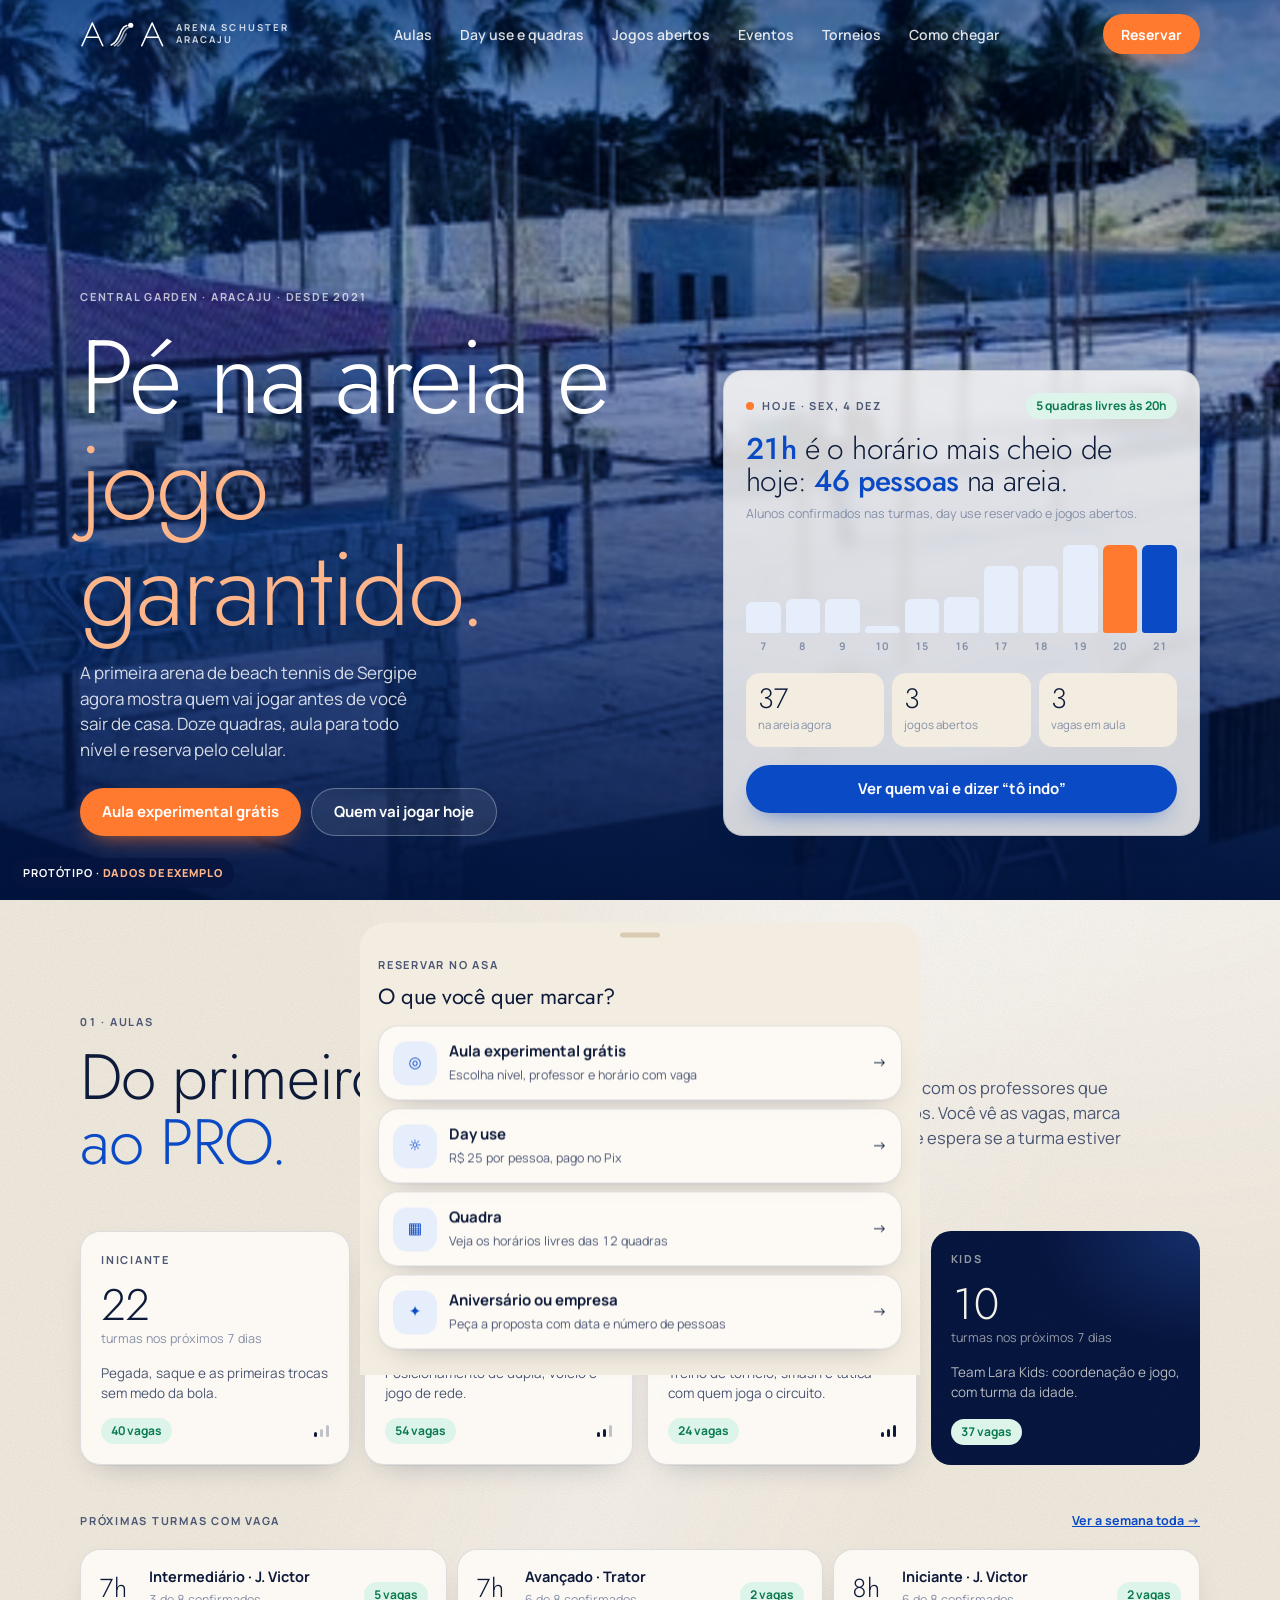
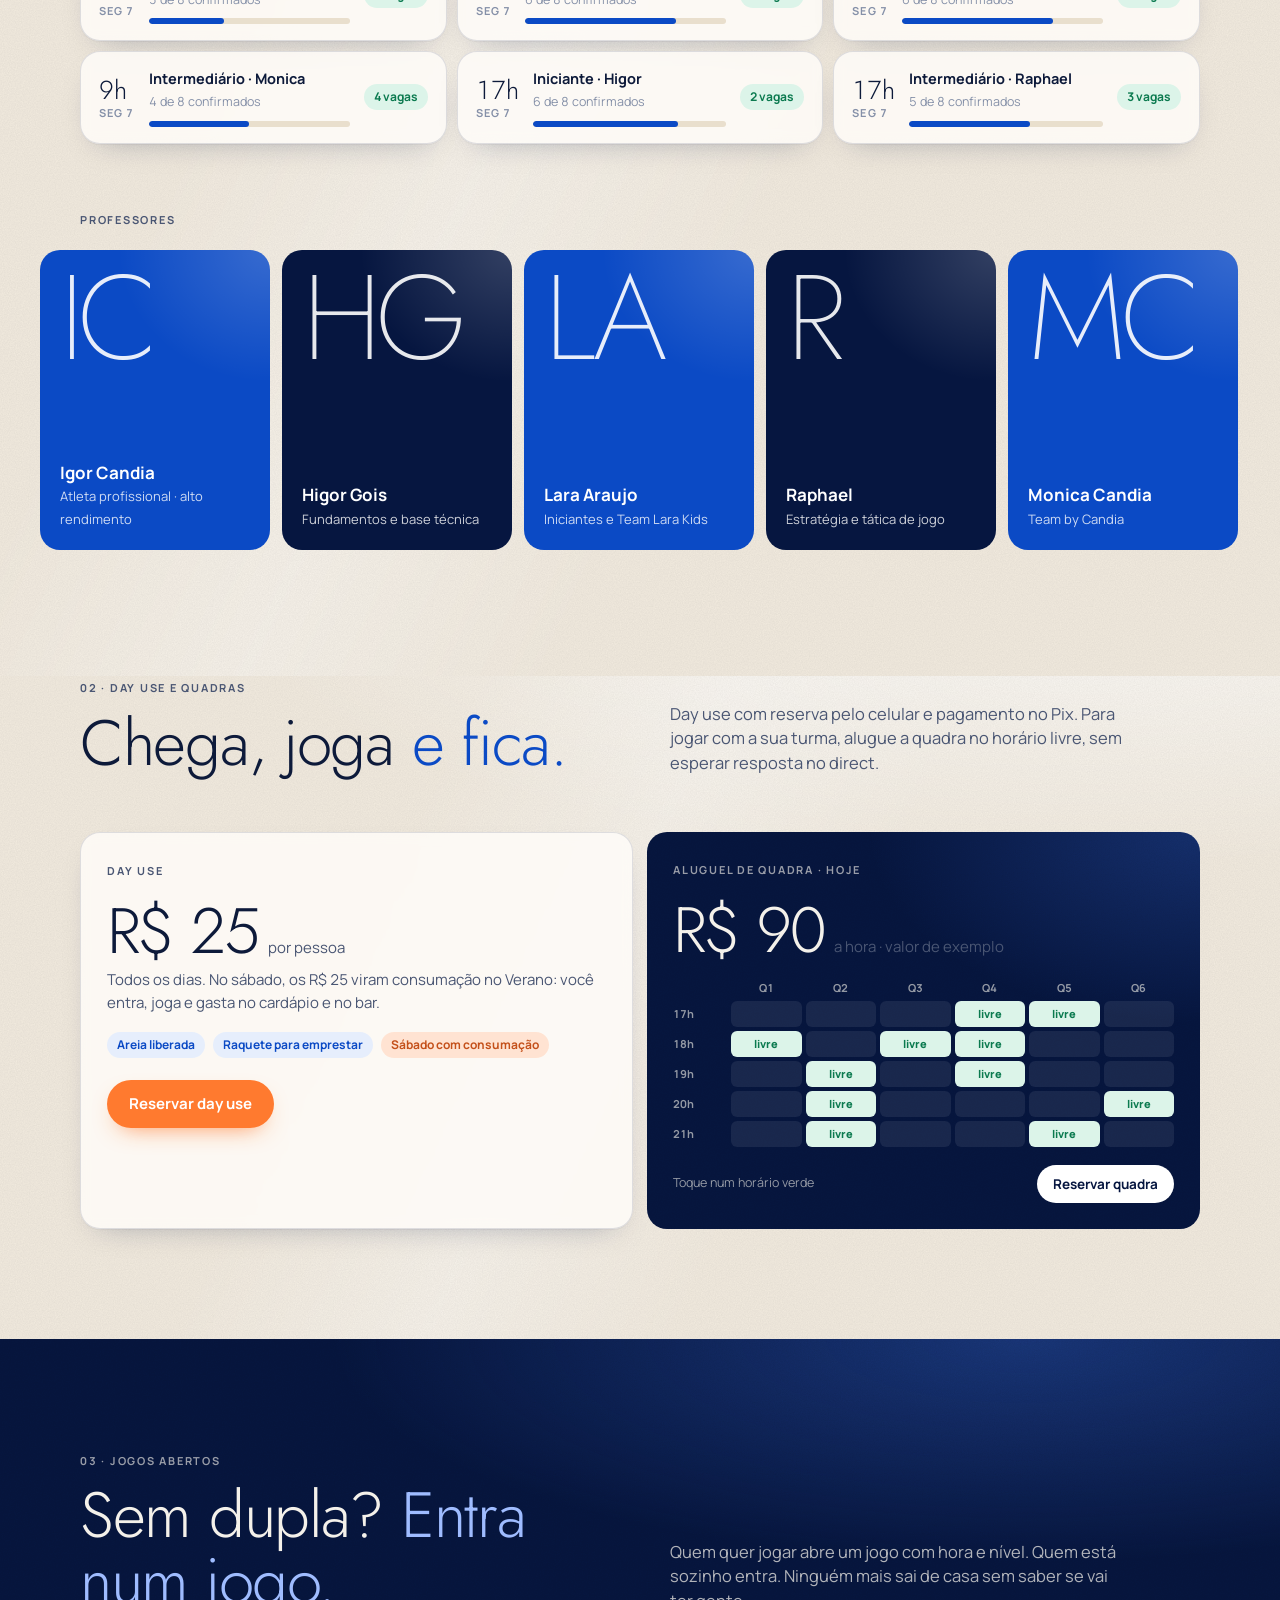
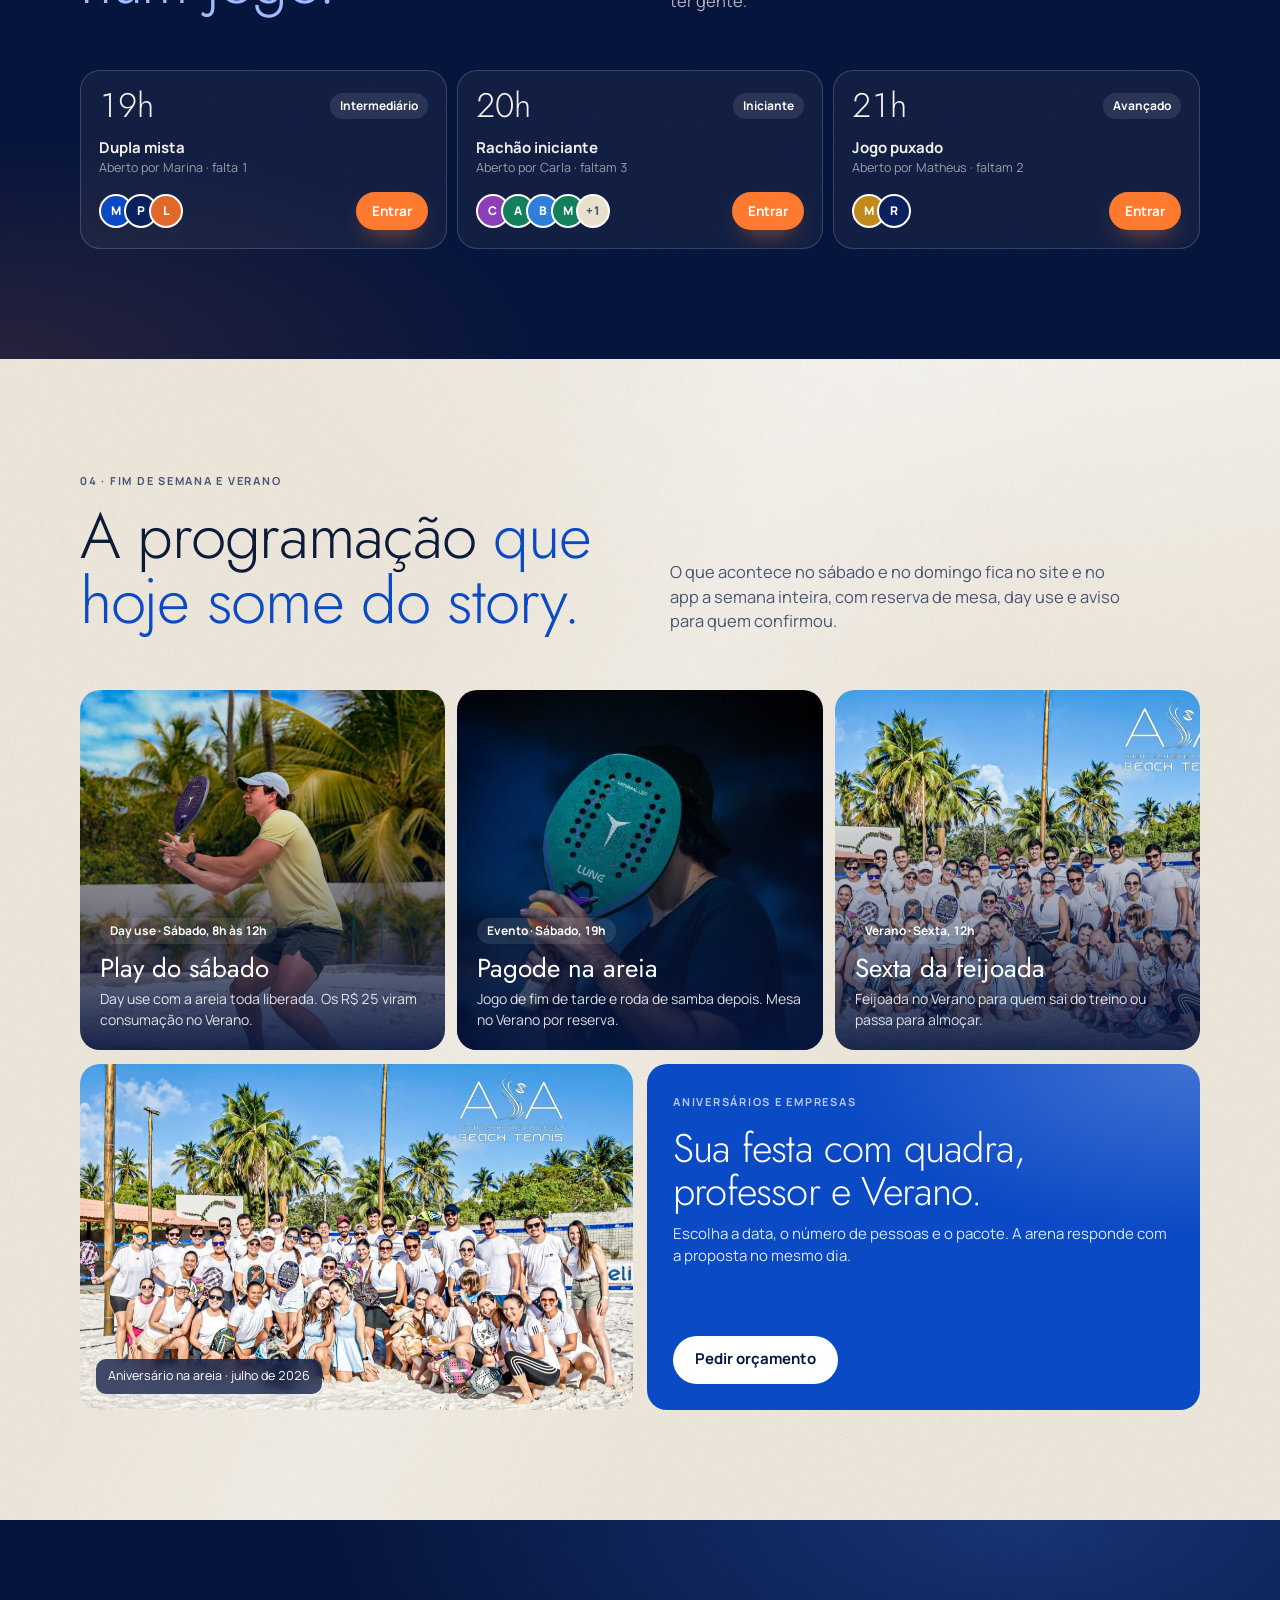
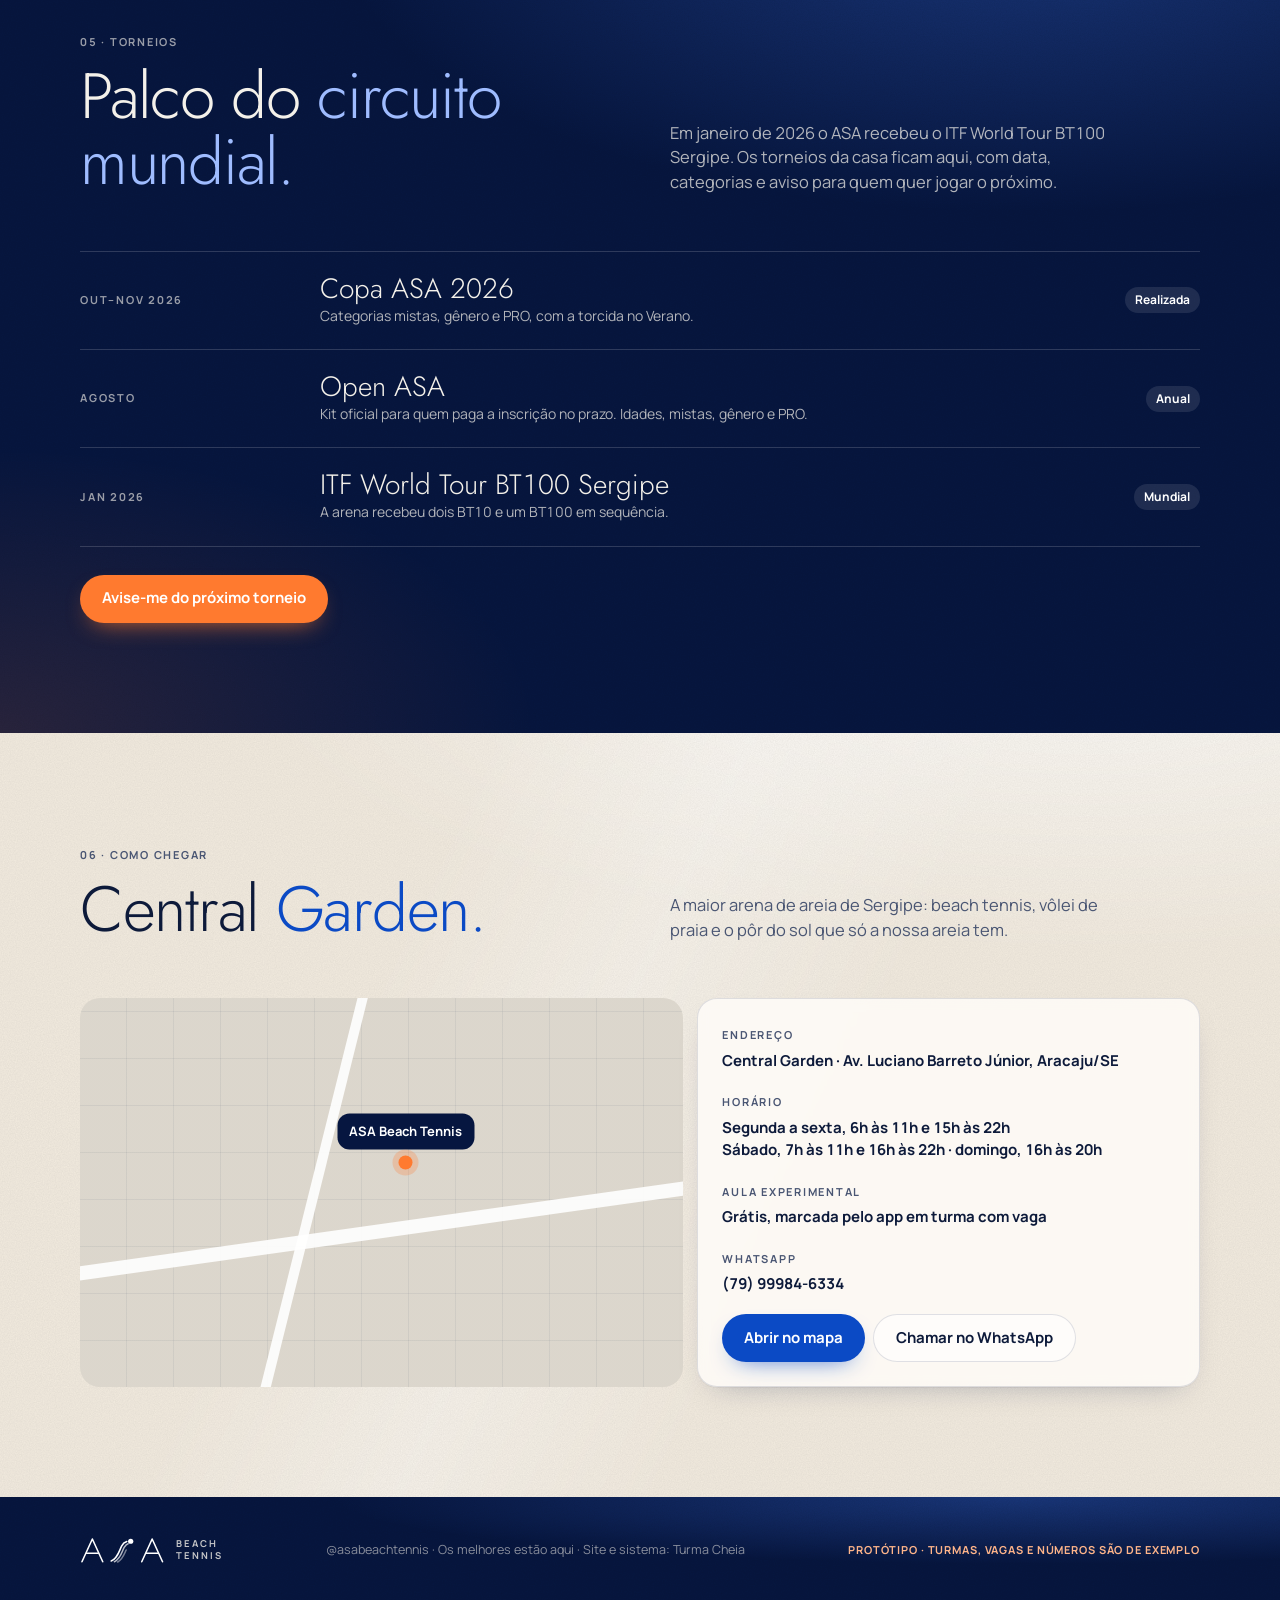
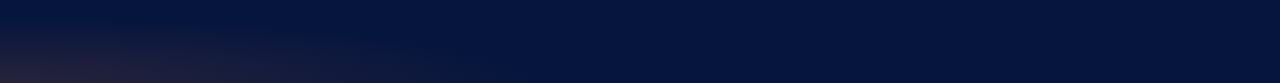
<file: site.html>
<!doctype html>
<html lang="pt-BR">
<head>
<meta charset="utf-8">
<meta name="viewport" content="width=device-width, initial-scale=1, viewport-fit=cover">
<title>ASA Beach Tennis · Arena Schuster Aracaju</title>
<meta name="theme-color" content="#061640">
<meta name="robots" content="noindex, nofollow">
<link rel="stylesheet" href="asa.css?v=2">
<style>
  body { background: var(--areia); }
  .largura { max-width: 1200px; margin: 0 auto; padding: 0 20px; }
  section { padding: 72px 0; }
  @media (min-width: 900px) { section { padding: 110px 0; } .largura { padding: 0 40px; } }

  /* topo */
  .topo { position: fixed; inset: 0 0 auto; z-index: 60; transition: background 0.25s, box-shadow 0.25s; color: #fff; }
  .topo .largura { display: flex; align-items: center; justify-content: space-between; height: 68px; }
  .topo.solido { background: rgba(6, 22, 64, 0.92); backdrop-filter: blur(10px); box-shadow: 0 1px 0 rgba(255,255,255,.06); }
  .menu { display: none; gap: 28px; font-size: 14px; font-weight: 600; }
  .menu a { text-decoration: none; opacity: 0.85; }
  .menu a:hover { opacity: 1; }
  @media (min-width: 980px) { .menu { display: flex; } }
  .topo .botao { height: 40px; padding: 0 18px; font-size: 14px; }

  /* capa */
  .capa { position: relative; min-height: 100svh; display: flex; align-items: flex-end; color: #fff; overflow: hidden; background: var(--noite); }
  .capa-foto { position: absolute; inset: 0; background: url(img/arena.jpg) center 30% / cover no-repeat; filter: saturate(0.85) contrast(1.05); transform: scale(1.04); }
  .capa-foto::after { content: ""; position: absolute; inset: 0;
    background: linear-gradient(180deg, rgba(6,22,64,.55) 0%, rgba(6,22,64,.15) 30%, rgba(6,22,64,.55) 58%, rgba(6,22,64,.96) 100%),
                linear-gradient(90deg, rgba(11,74,197,.35), rgba(11,74,197,0) 60%); mix-blend-mode: normal; }
  .capa-foto::before { content: ""; position: absolute; inset: 0; background: var(--azul); mix-blend-mode: color; opacity: .28; z-index: 1; }
  .capa .largura { position: relative; z-index: 2; padding-top: 120px; padding-bottom: 36px; width: 100%; }
  .capa .titulo-xl { max-width: 11ch; margin: 16px 0 18px; }
  .capa .titulo-xl em { color: #ffb58a; }
  .capa p.lead { max-width: 34ch; font-size: 17px; color: rgba(255,255,255,.82); margin: 0 0 26px; }
  .capa .acoes { display: flex; gap: 10px; flex-wrap: wrap; }
  .capa-grade { display: grid; gap: 28px; align-items: end; }
  @media (min-width: 980px) { .capa-grade { grid-template-columns: 1.1fr 0.9fr; gap: 60px; } .capa .largura { padding-bottom: 64px; } }

  /* hoje no ASA */
  .hoje { padding: 22px; color: var(--tinta); }
  .hoje-topo { display: flex; justify-content: space-between; align-items: center; gap: 10px; }
  .hoje h3 { font-family: var(--titulo); font-weight: 300; font-size: 30px; line-height: 1.05; margin: 14px 0 6px; letter-spacing: -.02em; }
  .hoje h3 b { font-weight: 500; color: var(--azul); }
  .grafico { display: flex; align-items: flex-end; gap: 5px; height: 110px; margin: 20px 0 8px; }
  .grafico .barra { flex: 1; display: flex; flex-direction: column; justify-content: flex-end; align-items: center; gap: 6px; height: 100%; }
  .grafico .barra span { width: 100%; border-radius: 6px 6px 3px 3px; background: var(--azul-gelo); transition: height .6s cubic-bezier(.2,.8,.2,1); }
  .grafico .barra.pico span { background: var(--azul); }
  .grafico .barra.agora span { background: var(--sol); }
  .grafico .barra.fechado span { background: repeating-linear-gradient(45deg, var(--areia-2) 0 4px, transparent 4px 8px); }
  .grafico .barra small { font-size: 10.5px; color: var(--tinta-3); font-weight: 700; }
  .hoje-rodape { display: grid; grid-template-columns: repeat(3, 1fr); gap: 8px; margin: 18px 0; }
  .hoje-rodape div { background: var(--areia); border-radius: 14px; padding: 12px; }
  .hoje-rodape .numero { font-size: 28px; display: block; }
  .hoje-rodape .miudo { font-size: 11.5px; }

  /* faixas */
  .cabeca { display: grid; gap: 14px; margin-bottom: 40px; }
  @media (min-width: 900px) { .cabeca { grid-template-columns: 1fr 1fr; align-items: end; gap: 60px; margin-bottom: 56px; } }
  .cabeca p { margin: 0; font-size: 16.5px; max-width: 46ch; }

  .niveis { display: grid; grid-template-columns: repeat(2, 1fr); gap: 10px; }
  @media (min-width: 900px) { .niveis { grid-template-columns: repeat(4, 1fr); gap: 14px; } }
  .nivel-cartao { padding: 20px; display: flex; flex-direction: column; gap: 14px; min-height: 190px; }
  .nivel-cartao .numero { font-size: 44px; }
  .nivel-cartao h4 { margin: 0; font-size: 17px; }
  .nivel-cartao p { margin: 0; font-size: 13.5px; }
  .nivel-cartao .rodape { margin-top: auto; display: flex; justify-content: space-between; align-items: center; }

  .turmas { margin-top: 18px; display: grid; gap: 10px; }
  @media (min-width: 900px) { .turmas { grid-template-columns: repeat(3, 1fr); } }
  .turma { padding: 16px 18px; display: grid; grid-template-columns: auto 1fr auto; gap: 14px; align-items: center; }
  .turma .hora { font-family: var(--titulo); font-size: 26px; font-weight: 300; line-height: 1; }
  .turma .hora small { display: block; font-family: var(--texto); font-size: 11px; font-weight: 700; color: var(--tinta-3); letter-spacing: .1em; text-transform: uppercase; margin-top: 4px; }
  .turma b { display: block; font-size: 14.5px; }
  .turma .ocupacao { margin-top: 8px; }

  .profs { display: flex; gap: 12px; overflow-x: auto; scroll-snap-type: x mandatory; padding: 4px 20px 16px; margin: 0 -20px; scrollbar-width: none; }
  .profs::-webkit-scrollbar { display: none; }
  @media (min-width: 900px) { .profs { margin: 0 -40px; padding: 4px 40px 16px; } }
  .prof { flex: 0 0 230px; scroll-snap-align: start; border-radius: var(--raio); overflow: hidden; color: #fff; min-height: 300px; display: flex; flex-direction: column; justify-content: space-between; padding: 20px; position: relative; }
  .prof .monograma { font-family: var(--titulo); font-weight: 200; font-size: 120px; line-height: .8; letter-spacing: -.06em; opacity: .9; }
  .prof b { font-size: 17px; display: block; }
  .prof span { font-size: 13px; opacity: .8; }

  .dupla { display: grid; gap: 14px; }
  @media (min-width: 900px) { .dupla { grid-template-columns: 1fr 1fr; } }
  .bloco { padding: 26px; }
  .bloco .preco { display: flex; align-items: baseline; gap: 4px 10px; margin: 18px 0 6px; flex-wrap: wrap; }
  .bloco .preco .numero { font-size: 64px; white-space: nowrap; }
  .grade-quadras { display: grid; grid-template-columns: 54px repeat(6, 1fr); gap: 4px; margin: 18px 0; font-size: 11px; }
  .grade-quadras .q { height: 26px; border-radius: 6px; background: var(--verde-claro); display: grid; place-items: center; font-weight: 800; color: #0b7a4f; cursor: pointer; transition: transform .12s; }
  .grade-quadras .q:hover { transform: scale(1.06); }
  .grade-quadras .q.ocupada { background: rgba(255,255,255,.08); color: transparent; cursor: default; }
  .grade-quadras .q.escolhida { background: var(--sol); color: #fff; }
  .grade-quadras .h { color: rgba(244,241,234,.6); font-weight: 700; display: flex; align-items: center; }
  .grade-quadras .cab { color: rgba(244,241,234,.6); text-align: center; font-weight: 700; }

  .jogos { display: grid; gap: 10px; }
  @media (min-width: 900px) { .jogos { grid-template-columns: repeat(3, 1fr); } }
  .jogo { padding: 18px; display: flex; flex-direction: column; gap: 14px; }
  .jogo-topo { display: flex; justify-content: space-between; align-items: center; }
  .jogo .hora { font-family: var(--titulo); font-size: 34px; font-weight: 300; line-height: 1; }

  .eventos { display: grid; gap: 12px; }
  @media (min-width: 900px) { .eventos { grid-template-columns: repeat(3, 1fr); } }
  .evento { border-radius: var(--raio); overflow: hidden; position: relative; min-height: 360px; color: #fff; display: flex; flex-direction: column; justify-content: flex-end; padding: 20px; }
  .evento::before { content: ""; position: absolute; inset: 0; background: var(--foto) center/cover; }
  .evento::after { content: ""; position: absolute; inset: 0; background: linear-gradient(180deg, rgba(6,22,64,0) 30%, rgba(6,22,64,.92) 100%); }
  .evento > * { position: relative; z-index: 1; }
  .evento h4 { font-family: var(--titulo); font-weight: 400; font-size: 26px; margin: 10px 0 6px; line-height: 1.1; }
  .evento p { margin: 0; font-size: 14px; opacity: .85; }

  .torneios { display: grid; gap: 0; border-top: 1px solid var(--linha-clara); }
  .torneio { display: grid; grid-template-columns: 1fr auto; gap: 8px 20px; padding: 22px 0; border-bottom: 1px solid var(--linha-clara); }
  @media (min-width: 900px) { .torneio { grid-template-columns: 220px 1fr auto; align-items: center; } }
  .torneio h4 { font-family: var(--titulo); font-weight: 300; font-size: 28px; margin: 0; line-height: 1.1; }

  .foto-larga { border-radius: var(--raio); overflow: hidden; position: relative; aspect-ratio: 16/10; }
  .foto-larga img { width: 100%; height: 100%; object-fit: cover; }
  .foto-larga figcaption { position: absolute; left: 16px; bottom: 16px; background: rgba(6,22,64,.75); color: #fff; padding: 8px 12px; border-radius: 10px; font-size: 12.5px; backdrop-filter: blur(6px); }

  .contato { display: grid; gap: 14px; }
  @media (min-width: 900px) { .contato { grid-template-columns: 1.2fr 1fr; } }
  .mapa { border-radius: var(--raio); min-height: 280px; background:
      linear-gradient(0deg, rgba(11,74,197,.06), rgba(11,74,197,.06)),
      repeating-linear-gradient(0deg, transparent 0 46px, rgba(6,22,64,.06) 46px 47px),
      repeating-linear-gradient(90deg, transparent 0 46px, rgba(6,22,64,.06) 46px 47px), var(--areia-2);
    position: relative; overflow: hidden; }
  .mapa .via { position: absolute; background: #fff; opacity: .9; }
  .mapa .pino { position: absolute; left: 54%; top: 44%; transform: translate(-50%, -100%); display: flex; flex-direction: column; align-items: center; gap: 6px; }
  .mapa .pino span { background: var(--noite); color: #fff; padding: 8px 12px; border-radius: 12px; font-weight: 700; font-size: 13px; white-space: nowrap; }
  .mapa .pino i { width: 14px; height: 14px; border-radius: 50%; background: var(--sol); box-shadow: 0 0 0 6px rgba(255,122,47,.25); }
  .infos { padding: 24px; display: grid; gap: 18px; }
  .infos div b { display: block; font-size: 15px; margin-top: 4px; }

  footer { padding: 40px 0 120px; }
  footer .largura { display: flex; flex-wrap: wrap; gap: 14px; justify-content: space-between; align-items: center; }

  .barra-fixa { position: fixed; left: 12px; right: 12px; bottom: 12px; z-index: 70; display: grid; grid-template-columns: 1fr auto; gap: 8px; padding: 8px; border-radius: 999px; background: rgba(6,22,64,.92); backdrop-filter: blur(10px); box-shadow: 0 18px 40px -18px rgba(6,22,64,.9); transform: translateY(120%); transition: transform .3s; }
  .barra-fixa.mostrar { transform: none; }
  .barra-fixa .botao { height: 46px; }
  @media (min-width: 980px) { .barra-fixa { display: none; } }
  .selo-exemplo { display: none; }
  @media (min-width: 980px) { .selo-exemplo { display: inline-block; bottom: 12px; } }
  .selo-rodape { display: inline-block; font-size: 11px; font-weight: 700; letter-spacing: .08em; text-transform: uppercase; color: #ffb58a; text-decoration: none; }

  /* folha de reserva */
  .folha-fundo { position: fixed; inset: 0; background: rgba(6,22,64,.5); z-index: 90; opacity: 0; pointer-events: none; transition: .25s; }
  .folha { position: fixed; left: 0; right: 0; bottom: 0; z-index: 91; background: var(--areia); border-radius: 26px 26px 0 0; padding: 10px 18px 26px; transform: translateY(105%); transition: transform .32s cubic-bezier(.2,.8,.2,1); max-width: 560px; margin: 0 auto; }
  .aberta .folha-fundo { opacity: 1; pointer-events: auto; }
  .aberta .folha { transform: none; }
  .folha .puxador { width: 40px; height: 5px; border-radius: 9px; background: var(--areia-3); margin: 0 auto 16px; }
  .opcoes { display: grid; gap: 8px; margin-top: 16px; }
  .opcao { display: grid; grid-template-columns: 44px 1fr auto; gap: 12px; align-items: center; padding: 14px; text-decoration: none; }
  .opcao .ic { width: 44px; height: 44px; border-radius: 14px; display: grid; place-items: center; background: var(--azul-gelo); color: var(--azul); }
  .opcao b { display: block; }
  .opcao small { color: var(--tinta-2); }
</style>
</head>
<body>

<header class="topo" id="topo">
  <div class="largura">
    <a class="marca" href="#" id="marca"></a>
    <nav class="menu">
      <a href="#aulas">Aulas</a><a href="#dayuse">Day use e quadras</a><a href="#jogos">Jogos abertos</a><a href="#eventos">Eventos</a><a href="#torneios">Torneios</a><a href="#contato">Como chegar</a>
    </nav>
    <button class="botao botao-sol" data-reservar>Reservar</button>
  </div>
</header>

<section class="capa" style="padding:0">
  <div class="capa-foto" role="img" aria-label="Entrada da arena com as quadras e coqueiros ao fundo"></div>
  <div class="largura">
    <div class="capa-grade">
      <div>
        <span class="rotulo" style="color:rgba(255,255,255,.7)">Central Garden · Aracaju · desde 2021</span>
        <h1 class="titulo-xl">Pé na areia e <em>jogo garantido.</em></h1>
        <p class="lead">A primeira arena de beach tennis de Sergipe agora mostra quem vai jogar antes de você sair de casa. Doze quadras, aula para todo nível e reserva pelo celular.</p>
        <div class="acoes">
          <a class="botao botao-sol" href="app.html#reservar-experimental">Aula experimental grátis</a>
          <a class="botao botao-linha" href="#hoje" style="color:#fff;border-color:rgba(255,255,255,.3);background:rgba(255,255,255,.08)">Quem vai jogar hoje</a>
        </div>
      </div>
      <div class="cartao hoje" id="hoje">
        <div class="hoje-topo">
          <span class="rotulo ao-vivo" id="hoje-data">Hoje</span>
          <span class="chip chip-verde" id="hoje-livres">5 quadras livres</span>
        </div>
        <h3 id="hoje-titulo">—</h3>
        <span class="miudo" id="hoje-sub">Alunos confirmados nas turmas, day use reservado e jogos abertos.</span>
        <div class="grafico" id="grafico"></div>
        <div class="hoje-rodape">
          <div><span class="numero" id="n-agora">0</span><span class="miudo">na areia agora</span></div>
          <div><span class="numero" id="n-jogos">0</span><span class="miudo">jogos abertos</span></div>
          <div><span class="numero" id="n-vagas">0</span><span class="miudo">vagas em aula</span></div>
        </div>
        <a class="botao botao-azul botao-bloco" href="app.html">Ver quem vai e dizer “tô indo”</a>
      </div>
    </div>
  </div>
</section>

<section id="aulas" class="chao-areia">
  <div class="largura">
    <div class="cabeca">
      <div>
        <span class="rotulo">01 · Aulas</span>
        <h2 class="titulo-l" style="margin-top:12px">Do primeiro saque <em>ao PRO.</em></h2>
      </div>
      <p class="suave">Turmas de até 8 alunos por nível, com os professores que levam o nome do ASA aos torneios. Você vê as vagas, marca a experimental e entra na lista de espera se a turma estiver cheia.</p>
    </div>
    <div class="niveis" id="niveis"></div>
    <div style="display:flex;justify-content:space-between;align-items:end;margin-top:44px;gap:12px">
      <div><span class="rotulo">Próximas turmas com vaga</span></div>
      <a class="miudo" href="app.html#reservar-experimental" style="font-weight:700;color:var(--azul)">Ver a semana toda →</a>
    </div>
    <div class="turmas" id="turmas"></div>

    <div style="margin-top:64px">
      <span class="rotulo">Professores</span>
      <div class="profs" id="profs" style="margin-top:16px"></div>
    </div>
  </div>
</section>

<section id="dayuse" class="chao-areia" style="padding-top:0">
  <div class="largura">
    <div class="cabeca">
      <div>
        <span class="rotulo">02 · Day use e quadras</span>
        <h2 class="titulo-l" style="margin-top:12px">Chega, joga <em>e fica.</em></h2>
      </div>
      <p class="suave">Day use com reserva pelo celular e pagamento no Pix. Para jogar com a sua turma, alugue a quadra no horário livre, sem esperar resposta no direct.</p>
    </div>
    <div class="dupla">
      <div class="cartao bloco">
        <span class="rotulo">Day use</span>
        <div class="preco"><span class="numero" id="preco-dayuse">R$ 25</span><span class="suave">por pessoa</span></div>
        <p class="suave" style="margin:0 0 18px">Todos os dias. No sábado, os R$ 25 viram consumação no Verano: você entra, joga e gasta no cardápio e no bar.</p>
        <div style="display:flex;gap:8px;flex-wrap:wrap;margin-bottom:22px">
          <span class="chip">Areia liberada</span><span class="chip">Raquete para emprestar</span><span class="chip chip-sol">Sábado com consumação</span>
        </div>
        <a class="botao botao-sol" href="app.html#reservar-dayuse">Reservar day use</a>
      </div>
      <div class="cartao-noite bloco">
        <span class="rotulo">Aluguel de quadra · hoje</span>
        <div class="preco"><span class="numero">R$ 90</span><span class="suave">a hora · valor de exemplo</span></div>
        <div class="grade-quadras" id="grade-quadras"></div>
        <div style="display:flex;justify-content:space-between;align-items:center;gap:10px;flex-wrap:wrap">
          <span class="miudo" style="color:rgba(244,241,234,.6)" id="escolha-quadra">Toque num horário verde</span>
          <a class="botao botao-branco botao-p" href="app.html#reservar-quadra">Reservar quadra</a>
        </div>
      </div>
    </div>
  </div>
</section>

<section id="jogos" class="chao-noite">
  <div class="largura">
    <div class="cabeca">
      <div>
        <span class="rotulo">03 · Jogos abertos</span>
        <h2 class="titulo-l" style="margin-top:12px">Sem dupla? <em>Entra num jogo.</em></h2>
      </div>
      <p class="suave">Quem quer jogar abre um jogo com hora e nível. Quem está sozinho entra. Ninguém mais sai de casa sem saber se vai ter gente.</p>
    </div>
    <div class="jogos" id="jogos-lista"></div>
  </div>
</section>

<section id="eventos" class="chao-areia">
  <div class="largura">
    <div class="cabeca">
      <div>
        <span class="rotulo">04 · Fim de semana e Verano</span>
        <h2 class="titulo-l" style="margin-top:12px">A programação <em>que hoje some do story.</em></h2>
      </div>
      <p class="suave">O que acontece no sábado e no domingo fica no site e no app a semana inteira, com reserva de mesa, day use e aviso para quem confirmou.</p>
    </div>
    <div class="eventos" id="eventos-lista"></div>
    <div class="dupla" style="margin-top:14px">
      <figure class="foto-larga" style="margin:0">
        <img src="img/turma.jpg" alt="Turma reunida na areia num aniversário">
        <figcaption>Aniversário na areia · julho de 2026</figcaption>
      </figure>
      <div class="cartao-azul bloco" style="display:flex;flex-direction:column;justify-content:space-between;gap:22px">
        <div>
          <span class="rotulo" style="color:rgba(255,255,255,.7)">Aniversários e empresas</span>
          <h3 class="titulo-m" style="margin:14px 0 10px">Sua festa com quadra, professor e Verano.</h3>
          <p style="margin:0;opacity:.85">Escolha a data, o número de pessoas e o pacote. A arena responde com a proposta no mesmo dia.</p>
        </div>
        <div style="display:flex;gap:8px;flex-wrap:wrap">
          <a class="botao botao-branco" href="app.html#reservar-evento">Pedir orçamento</a>
        </div>
      </div>
    </div>
  </div>
</section>

<section id="torneios" class="chao-noite">
  <div class="largura">
    <div class="cabeca">
      <div>
        <span class="rotulo">05 · Torneios</span>
        <h2 class="titulo-l" style="margin-top:12px">Palco do <em>circuito mundial.</em></h2>
      </div>
      <p class="suave">Em janeiro de 2026 o ASA recebeu o ITF World Tour BT100 Sergipe. Os torneios da casa ficam aqui, com data, categorias e aviso para quem quer jogar o próximo.</p>
    </div>
    <div class="torneios" id="torneios-lista"></div>
    <div style="display:flex;gap:10px;flex-wrap:wrap;margin-top:28px">
      <button class="botao botao-sol" onclick="ASA.aviso('Pronto: você recebe o aviso quando abrirem as inscrições.')">Avise-me do próximo torneio</button>
    </div>
  </div>
</section>

<section id="contato" class="chao-areia">
  <div class="largura">
    <div class="cabeca">
      <div>
        <span class="rotulo">06 · Como chegar</span>
        <h2 class="titulo-l" style="margin-top:12px">Central <em>Garden.</em></h2>
      </div>
      <p class="suave">A maior arena de areia de Sergipe: beach tennis, vôlei de praia e o pôr do sol que só a nossa areia tem.</p>
    </div>
    <div class="contato">
      <div class="mapa">
        <div class="via" style="left:-5%;right:-5%;top:58%;height:14px;transform:rotate(-8deg)"></div>
        <div class="via" style="left:38%;width:10px;top:-10%;bottom:-10%;transform:rotate(14deg)"></div>
        <div class="pino"><span>ASA Beach Tennis</span><i></i></div>
      </div>
      <div class="cartao infos">
        <div><span class="rotulo">Endereço</span><b id="endereco"></b></div>
        <div><span class="rotulo">Horário</span><b>Segunda a sexta, 6h às 11h e 15h às 22h<br>Sábado, 7h às 11h e 16h às 22h · domingo, 16h às 20h</b></div>
        <div><span class="rotulo">Aula experimental</span><b>Grátis, marcada pelo app em turma com vaga</b></div>
        <div><span class="rotulo">WhatsApp</span><b id="whats"></b></div>
        <div style="display:flex;gap:8px;flex-wrap:wrap">
          <a class="botao botao-azul" href="#">Abrir no mapa</a>
          <a class="botao botao-linha" href="#">Chamar no WhatsApp</a>
        </div>
      </div>
    </div>
  </div>
</section>

<footer class="chao-noite">
  <div class="largura">
    <a class="marca" href="#" id="marca-rodape"></a>
    <span class="miudo" style="color:rgba(244,241,234,.55)">@asabeachtennis · Os melhores estão aqui · Site e sistema: Turma Cheia</span>
    <a class="selo-rodape" href="index.html">Protótipo · turmas, vagas e números são de exemplo</a>
  </div>
</footer>

<div class="barra-fixa" id="barra-fixa">
  <button class="botao botao-sol" data-reservar>Reservar</button>
  <a class="botao botao-linha" href="app.html" style="color:#fff;border-color:rgba(255,255,255,.2);background:rgba(255,255,255,.06)">Quem vai hoje</a>
</div>

<a class="selo-exemplo" href="index.html">Protótipo · <b>dados de exemplo</b></a>

<div id="folha-raiz">
  <div class="folha-fundo" data-fechar></div>
  <div class="folha" role="dialog" aria-label="Reservar">
    <div class="puxador"></div>
    <span class="rotulo">Reservar no ASA</span>
    <h3 class="titulo-s" style="margin-top:8px">O que você quer marcar?</h3>
    <div class="opcoes">
      <a class="cartao opcao" href="app.html#reservar-experimental"><span class="ic">◎</span><span><b>Aula experimental grátis</b><small>Escolha nível, professor e horário com vaga</small></span><span>→</span></a>
      <a class="cartao opcao" href="app.html#reservar-dayuse"><span class="ic">☼</span><span><b>Day use</b><small>R$ 25 por pessoa, pago no Pix</small></span><span>→</span></a>
      <a class="cartao opcao" href="app.html#reservar-quadra"><span class="ic">▦</span><span><b>Quadra</b><small>Veja os horários livres das 12 quadras</small></span><span>→</span></a>
      <a class="cartao opcao" href="app.html#reservar-evento"><span class="ic">✦</span><span><b>Aniversário ou empresa</b><small>Peça a proposta com data e número de pessoas</small></span><span>→</span></a>
    </div>
  </div>
</div>

<script src="dados.js?v=2"></script>
<script>
  const $ = (s) => document.querySelector(s);
  const hoje = ASA.hoje();
  const agora = ASA.horaAgora();
  $("#marca").innerHTML = ASA.marca("#fff") + `<span class="marca-sub">Arena Schuster<br>Aracaju</span>`;
  $("#marca-rodape").innerHTML = ASA.marca("#fff") + `<span class="marca-sub">Beach<br>Tennis</span>`;
  $("#endereco").textContent = ASA.arena.endereco;
  $("#whats").textContent = ASA.arena.whatsapp;

  // hoje no ASA
  const mov = ASA.movimento(hoje);
  const abertas = mov.filter((m) => !m.fechado);
  const pico = abertas.reduce((a, b) => (b.pessoas > a.pessoas ? b : a));
  const atual = mov.find((m) => m.h === agora) || mov[0];
  const max = Math.max(...mov.map((m) => m.pessoas));
  $("#hoje-data").textContent = "Hoje · " + ASA.dataCurta(hoje);
  $("#hoje-titulo").innerHTML = `<b>${pico.h}h</b> é o horário mais cheio de hoje: <b>${pico.pessoas} pessoas</b> na areia.`;
  $("#hoje-livres").textContent = `${atual.livres} quadras livres às ${atual.h}h`;
  $("#grafico").innerHTML = mov.filter((m) => m.h >= 15 || m.h <= 10).map((m) => {
    const cls = m.fechado ? "fechado" : m.h === agora ? "agora" : m === pico ? "pico" : "";
    const alt = m.fechado ? 18 : Math.max(6, (m.pessoas / max) * 100);
    return `<div class="barra ${cls}" title="${m.h}h: ${m.pessoas} pessoas"><span style="height:0%" data-h="${alt}%"></span><small>${m.h}</small></div>`;
  }).join("");
  requestAnimationFrame(() => setTimeout(() => document.querySelectorAll("#grafico span").forEach((s) => (s.style.height = s.dataset.h)), 80));
  $("#n-agora").textContent = atual.pessoas;
  $("#n-jogos").textContent = ASA.jogosAbertos.length;
  const turmasHoje = ASA.turmasDoDia(hoje);
  const vagasHoje = turmasHoje.filter((t) => +t.hora.slice(0, 2) >= agora).reduce((a, t) => a + (t.vagas - t.confirmados), 0);
  $("#n-vagas").textContent = vagasHoje || 6;

  // níveis
  const semana = [...Array(7)].map((_, i) => ASA.somaDias(hoje, i));
  const todas = semana.flatMap((d) => ASA.turmasDoDia(d).map((t) => ({ ...t, data: d })));
  const descr = { 1: "Pegada, saque e as primeiras trocas sem medo da bola.", 2: "Posicionamento de dupla, voleio e jogo de rede.", 3: "Treino de torneio, smash e tática com quem joga o circuito.", K: "Team Lara Kids: coordenação e jogo, com turma da idade." };
  $("#niveis").innerHTML = [1, 2, 3, "K"].map((n, i) => {
    const t = todas.filter((x) => x.nivel === n);
    const vagas = t.reduce((a, x) => a + (x.vagas - x.confirmados), 0);
    const escuro = i === 3;
    return `<div class="${escuro ? "cartao-noite" : "cartao"} nivel-cartao">
      <span class="rotulo">${ASA.NIVEIS[n]}</span>
      <span><span class="numero" style="display:block">${t.length}</span><span class="miudo" style="${escuro ? "color:rgba(244,241,234,.6)" : ""}">turmas nos próximos 7 dias</span></span>
      <p class="suave" style="${escuro ? "color:rgba(244,241,234,.75)" : ""}">${descr[n]}</p>
      <div class="rodape"><span class="chip ${vagas ? "chip-verde" : "chip-sol"}">${vagas ? vagas + " vagas" : "lista de espera"}</span>${n === "K" ? "" : ASA.nivel(n)}</div>
    </div>`;
  }).join("");

  const proximas = todas.filter((t) => (t.data > hoje || +t.hora.slice(0, 2) > agora) && t.confirmados < t.vagas && t.nivel !== "K").slice(0, 6);
  $("#turmas").innerHTML = proximas.map((t) => {
    const livres = t.vagas - t.confirmados;
    return `<a class="cartao turma" href="app.html#reservar-experimental" style="text-decoration:none">
      <span class="hora">${+t.hora.slice(0, 2)}h<small>${ASA.DIAS_CURTOS[t.data.getDay()]} ${t.data.getDate()}</small></span>
      <span><b>${t.nomeNivel} · ${t.prof.curto}</b><span class="miudo">${t.confirmados} de ${t.vagas} confirmados</span><div class="ocupacao"><span style="width:${(t.confirmados / t.vagas) * 100}%"></span></div></span>
      <span class="chip chip-verde">${livres} ${livres > 1 ? "vagas" : "vaga"}</span>
    </a>`;
  }).join("");

  $("#profs").innerHTML = ASA.professores.map((p, i) => `
    <div class="prof" style="background:radial-gradient(120% 80% at 100% 0%,rgba(255,255,255,.18),rgba(255,255,255,0) 55%),${i % 2 ? "var(--noite)" : "var(--azul)"}">
      <span class="monograma">${ASA.iniciais(p.nome.replace(/“.*”/, ""))}</span>
      <div><b>${p.nome}</b><span>${p.foco}</span></div>
    </div>`).join("");

  // quadras
  const horasGrade = [17, 18, 19, 20, 21];
  const r = ASA.semente(hoje.getDate() + 3);
  let grade = `<span></span>` + [1, 2, 3, 4, 5, 6].map((q) => `<span class="cab">Q${q}</span>`).join("");
  horasGrade.forEach((h) => {
    grade += `<span class="h">${h}h</span>`;
    for (let q = 1; q <= 6; q++) {
      const ocupada = r() < (h >= 19 ? 0.8 : 0.45);
      grade += `<button class="q ${ocupada ? "ocupada" : ""}" data-h="${h}" data-q="${q}" ${ocupada ? "disabled" : ""}>${ocupada ? "" : "livre"}</button>`;
    }
  });
  $("#grade-quadras").innerHTML = grade;
  $("#grade-quadras").addEventListener("click", (e) => {
    const b = e.target.closest(".q:not(.ocupada)");
    if (!b) return;
    document.querySelectorAll(".q.escolhida").forEach((x) => { x.classList.remove("escolhida"); x.textContent = "livre"; });
    b.classList.add("escolhida"); b.textContent = "✓";
    $("#escolha-quadra").textContent = `Quadra ${b.dataset.q} às ${b.dataset.h}h · R$ 90`;
  });

  // jogos abertos
  $("#jogos-lista").innerHTML = ASA.jogosAbertos.map((j) => `
    <div class="cartao-noite jogo" style="background:rgba(255,255,255,.05);border:1px solid var(--linha-clara)">
      <div class="jogo-topo"><span class="hora">${j.hora.replace(":00", "h")}</span><span class="chip chip-noite">${ASA.NIVEIS[j.nivel]}</span></div>
      <div><b>${j.tipo}</b><div class="miudo" style="color:rgba(244,241,234,.6)">Aberto por ${j.quem} · falta${j.faltam > 1 ? "m" : ""} ${j.faltam}</div></div>
      <div style="display:flex;justify-content:space-between;align-items:center">${ASA.avatares(j.ja, 4)}<button class="botao botao-sol botao-p" onclick="ASA.aviso('Você entrou no jogo das ${j.hora.replace(":00", "h")}. ${j.quem} foi avisada.')">Entrar</button></div>
    </div>`).join("");

  $("#eventos-lista").innerHTML = ASA.eventos.map((ev) => `
    <article class="evento" style="--foto:url(${ev.foto})">
      <span class="chip chip-noite" style="align-self:flex-start">${ev.tag} · ${ev.quando}, ${ev.hora}</span>
      <h4>${ev.titulo}</h4><p>${ev.texto}</p>
    </article>`).join("");

  $("#torneios-lista").innerHTML = ASA.torneios.map((t) => `
    <div class="torneio">
      <span class="rotulo">${t.quando}</span>
      <div><h4>${t.nome}</h4><span class="suave" style="font-size:14px">${t.texto}</span></div>
      <span class="chip chip-noite">${t.status}</span>
    </div>`).join("");

  // topo sólido e barra fixa
  const topo = $("#topo"), barra = $("#barra-fixa");
  const aoRolar = () => { topo.classList.toggle("solido", scrollY > 40); barra.classList.toggle("mostrar", scrollY > window.innerHeight * 0.6); };
  addEventListener("scroll", aoRolar, { passive: true }); aoRolar();

  // folha de reserva
  const raiz = $("#folha-raiz");
  document.querySelectorAll("[data-reservar]").forEach((b) => b.addEventListener("click", () => raiz.classList.add("aberta")));
  raiz.addEventListener("click", (e) => { if (e.target.matches("[data-fechar]")) raiz.classList.remove("aberta"); });
</script>
</body>
</html>
</file>
<file: asa.css>
/* ASA Beach Tennis · protótipo (Turma Cheia)
   Paleta tirada da marca: azul ASA medido no logo (#0B4AC5), azul-noite no lugar do preto,
   areia como chão e o laranja do pôr do sol que eles usam nos posts, só em detalhe. */

@import url("https://fonts.googleapis.com/css2?family=Jost:wght@200;300;400;500;600&family=Manrope:wght@400;500;600;700;800&display=swap");

:root {
  --azul: #0b4ac5;
  --azul-claro: #3d74ea;
  --azul-gelo: #e6eefc;
  --noite: #061640;
  --noite-2: #0a2160;
  --areia: #f3ece0;
  --areia-2: #e9dfcd;
  --areia-3: #d9cbb2;
  --branco: #fffdf9;
  --sol: #ff7a2f;
  --sol-claro: #ffe3d2;
  --verde: #12a36b;
  --verde-claro: #dcf4e9;
  --tinta: #0d1a3a;
  --tinta-2: #4a5673;
  --tinta-3: #8590a8;
  --linha: rgba(6, 22, 64, 0.12);
  --linha-clara: rgba(255, 255, 255, 0.16);
  --raio: 20px;
  --raio-p: 14px;
  --sombra: 0 1px 0 rgba(6, 22, 64, 0.04), 0 12px 32px -18px rgba(6, 22, 64, 0.35);
  --titulo: "Jost", system-ui, sans-serif;
  --texto: "Manrope", system-ui, sans-serif;
  --grao: url("data:image/svg+xml;utf8,<svg xmlns='http://www.w3.org/2000/svg' width='220' height='220'><filter id='n'><feTurbulence type='fractalNoise' baseFrequency='.85' numOctaves='3' stitchTiles='stitch'/><feColorMatrix values='0 0 0 0 0  0 0 0 0 0  0 0 0 0 0  0 0 0 .55 0'/></filter><rect width='100%' height='100%' filter='url(%23n)' opacity='.5'/></svg>");
}

* { box-sizing: border-box; }
html { -webkit-text-size-adjust: 100%; }
body {
  margin: 0;
  font-family: var(--texto);
  font-size: 15px;
  line-height: 1.5;
  color: var(--tinta);
  background: var(--areia);
  font-variant-numeric: lining-nums tabular-nums;
  -webkit-font-smoothing: antialiased;
}
img { display: block; max-width: 100%; }
a { color: inherit; }
button { font: inherit; color: inherit; cursor: pointer; border: 0; background: none; padding: 0; }
input, select, textarea { font: inherit; color: inherit; }

/* ---------- chão de areia: luz em diagonal + grão ---------- */
.chao-areia {
  background:
    radial-gradient(120% 70% at 85% -10%, rgba(255, 255, 255, 0.75), rgba(255, 255, 255, 0) 55%),
    linear-gradient(115deg, rgba(255, 255, 255, 0) 30%, rgba(255, 255, 255, 0.35) 46%, rgba(255, 255, 255, 0) 62%),
    var(--areia);
  position: relative;
}
.chao-noite {
  background:
    radial-gradient(90% 60% at 80% 0%, rgba(61, 116, 234, 0.35), rgba(61, 116, 234, 0) 60%),
    radial-gradient(60% 50% at 0% 100%, rgba(255, 122, 47, 0.14), rgba(255, 122, 47, 0) 70%),
    var(--noite);
  color: #f4f1ea;
  position: relative;
}
.chao-areia::before, .chao-noite::before {
  content: "";
  position: absolute;
  inset: 0;
  background-image: var(--grao);
  opacity: 0.22;
  pointer-events: none;
  mix-blend-mode: multiply;
}
.chao-noite::before { mix-blend-mode: overlay; opacity: 0.35; }
.chao-areia > *, .chao-noite > * { position: relative; }

/* ---------- tipografia ---------- */
.rotulo {
  font-family: var(--texto);
  font-size: 11px;
  font-weight: 700;
  letter-spacing: 0.16em;
  text-transform: uppercase;
  color: var(--tinta-2);
}
.chao-noite .rotulo, .cartao-noite .rotulo { color: rgba(244, 241, 234, 0.62); }
.titulo-xl, .titulo-l, .titulo-m, .titulo-s {
  font-family: var(--titulo);
  font-weight: 300;
  letter-spacing: -0.02em;
  line-height: 1.02;
  margin: 0;
}
.titulo-xl { font-size: clamp(44px, 9vw, 104px); }
.titulo-l { font-size: clamp(34px, 6vw, 64px); }
.titulo-m { font-size: clamp(26px, 4vw, 40px); line-height: 1.08; }
.titulo-s { font-size: 22px; line-height: 1.15; font-weight: 400; }
.titulo-xl em, .titulo-l em, .titulo-m em { font-style: normal; color: var(--azul); }
.chao-noite .titulo-xl em, .chao-noite .titulo-l em, .chao-noite .titulo-m em { color: #9fbcff; }
.suave { color: var(--tinta-2); }
.chao-noite .suave { color: rgba(244, 241, 234, 0.72); }
/* cartão claro dentro de faixa escura volta a usar a tinta escura */
.chao-noite .cartao { background: var(--branco); backdrop-filter: none; }
.chao-noite .cartao, .chao-noite .cartao .suave { color: var(--tinta-2); }
.chao-noite .cartao h3, .chao-noite .cartao b { color: var(--tinta); }
.chao-noite .cartao .rotulo { color: var(--tinta-2); }
.miudo { font-size: 12.5px; color: var(--tinta-3); }
.numero { font-family: var(--titulo); font-weight: 300; letter-spacing: -0.03em; line-height: 1; }

/* ---------- botões ---------- */
.botao {
  display: inline-flex;
  align-items: center;
  justify-content: center;
  gap: 8px;
  height: 48px;
  padding: 0 22px;
  border-radius: 999px;
  font-weight: 700;
  font-size: 15px;
  text-decoration: none;
  transition: transform 0.15s ease, background 0.2s ease, box-shadow 0.2s ease;
  white-space: nowrap;
}
.botao:active { transform: scale(0.97); }
.botao-sol { background: var(--sol); color: #fff; box-shadow: 0 10px 24px -12px rgba(255, 122, 47, 0.9); }
.botao-azul { background: var(--azul); color: #fff; box-shadow: 0 10px 24px -14px rgba(11, 74, 197, 0.9); }
.botao-linha { border: 1px solid var(--linha); background: rgba(255, 255, 255, 0.55); color: var(--tinta); }
.chao-noite .botao-linha, .cartao-noite .botao-linha { border-color: var(--linha-clara); background: rgba(255, 255, 255, 0.06); color: #fff; }
.botao-branco { background: #fff; color: var(--noite); }
.botao-p { height: 38px; padding: 0 16px; font-size: 13.5px; }
.botao-bloco { width: 100%; }

/* ---------- cartões ---------- */
.cartao {
  background: rgba(255, 253, 249, 0.82);
  border: 1px solid var(--linha);
  border-radius: var(--raio);
  box-shadow: var(--sombra);
  backdrop-filter: blur(6px);
}
.cartao-noite {
  background:
    radial-gradient(100% 80% at 100% 0%, rgba(61, 116, 234, 0.28), rgba(61, 116, 234, 0) 60%),
    var(--noite);
  color: #f4f1ea;
  border-radius: var(--raio);
  position: relative;
  overflow: hidden;
}
.cartao-noite::before {
  content: "";
  position: absolute;
  inset: 0;
  background-image: var(--grao);
  opacity: 0.3;
  mix-blend-mode: overlay;
  pointer-events: none;
}
.cartao-noite > * { position: relative; }
.cartao-azul {
  background:
    radial-gradient(120% 90% at 100% 0%, rgba(255, 255, 255, 0.22), rgba(255, 255, 255, 0) 55%),
    var(--azul);
  color: #fff;
  border-radius: var(--raio);
  position: relative;
  overflow: hidden;
}

/* ---------- chips, selos ---------- */
.chip {
  display: inline-flex;
  align-items: center;
  gap: 6px;
  height: 26px;
  padding: 0 10px;
  border-radius: 999px;
  font-size: 12px;
  font-weight: 700;
  background: var(--azul-gelo);
  color: var(--azul);
  white-space: nowrap;
}
.chip-sol { background: var(--sol-claro); color: #c4501a; }
.chip-verde { background: var(--verde-claro); color: #0b7a4f; }
.chip-areia { background: var(--areia-2); color: var(--tinta-2); }
.chip-noite { background: rgba(255, 255, 255, 0.1); color: #fff; }
.ao-vivo { display: inline-flex; align-items: center; gap: 8px; }
.ao-vivo::before {
  content: "";
  width: 8px;
  height: 8px;
  border-radius: 50%;
  background: var(--sol);
  box-shadow: 0 0 0 0 rgba(255, 122, 47, 0.6);
  animation: pulsar 1.8s infinite;
}
@keyframes pulsar {
  0% { box-shadow: 0 0 0 0 rgba(255, 122, 47, 0.55); }
  70% { box-shadow: 0 0 0 9px rgba(255, 122, 47, 0); }
  100% { box-shadow: 0 0 0 0 rgba(255, 122, 47, 0); }
}

/* nível do jogador */
.nivel { display: inline-flex; gap: 3px; align-items: flex-end; height: 12px; }
.nivel i { width: 3px; border-radius: 2px; background: currentColor; opacity: 0.25; }
.nivel i:nth-child(1) { height: 5px; }
.nivel i:nth-child(2) { height: 8px; }
.nivel i:nth-child(3) { height: 12px; }
.nivel[data-n="1"] i:nth-child(-n+1), .nivel[data-n="2"] i:nth-child(-n+2), .nivel[data-n="3"] i:nth-child(-n+3) { opacity: 1; }

/* avatares */
.avatar {
  width: 34px;
  height: 34px;
  border-radius: 50%;
  display: inline-grid;
  place-items: center;
  font-size: 12px;
  font-weight: 800;
  color: #fff;
  border: 2px solid var(--branco);
  flex: none;
}
.avatares { display: flex; }
.avatares .avatar + .avatar { margin-left: -9px; }
.avatar-mais { background: var(--areia-2); color: var(--tinta-2); }

/* barra de ocupação */
.ocupacao { height: 6px; border-radius: 99px; background: var(--areia-2); overflow: hidden; }
.ocupacao > span { display: block; height: 100%; border-radius: 99px; background: var(--azul); }
.ocupacao.cheia > span { background: var(--sol); }
.cartao-noite .ocupacao { background: rgba(255, 255, 255, 0.12); }

/* divisória */
.linha { height: 1px; background: var(--linha); border: 0; margin: 0; }

/* marca */
.marca { display: inline-flex; align-items: center; gap: 10px; text-decoration: none; }
.marca svg { height: 26px; width: auto; }
.marca-sub { font-size: 9.5px; font-weight: 700; letter-spacing: 0.22em; text-transform: uppercase; line-height: 1.25; opacity: 0.8; }

/* selo de exemplo */
.selo-exemplo {
  position: fixed;
  left: 12px;
  bottom: 12px;
  z-index: 80;
  font-size: 11px;
  font-weight: 700;
  letter-spacing: 0.08em;
  text-transform: uppercase;
  background: rgba(6, 22, 64, 0.85);
  color: #fff;
  padding: 7px 11px;
  border-radius: 99px;
  backdrop-filter: blur(6px);
  text-decoration: none;
}
.selo-exemplo b { color: #ffb58a; font-weight: 800; }
@media (max-width: 920px) { .selo-exemplo { display: none; } }

/* aviso que aparece e some */
.aviso {
  position: fixed;
  left: 50%;
  bottom: 96px;
  transform: translate(-50%, 20px);
  background: var(--noite);
  color: #fff;
  padding: 12px 18px;
  border-radius: 14px;
  font-weight: 600;
  font-size: 14px;
  opacity: 0;
  pointer-events: none;
  transition: 0.25s ease;
  z-index: 200;
  max-width: calc(100% - 32px);
  box-shadow: 0 18px 40px -18px rgba(6, 22, 64, 0.8);
}
.aviso.mostrar { opacity: 1; transform: translate(-50%, 0); }

/* ---------- moldura de celular (computador) ---------- */
.palco {
  min-height: 100vh;
  display: grid;
  grid-template-columns: minmax(0, 1fr) auto;
  gap: 56px;
  align-items: center;
  max-width: 1180px;
  margin: 0 auto;
  padding: 40px 32px;
}
.palco-texto { max-width: 440px; }
.palco-texto .titulo-l { margin: 14px 0 16px; }
.palco-lista { list-style: none; padding: 0; margin: 26px 0 0; display: grid; gap: 14px; }
.palco-lista li { display: grid; grid-template-columns: 28px 1fr; gap: 10px; align-items: start; }
.palco-lista b { display: block; }
.palco-lista .n {
  width: 28px;
  height: 28px;
  border-radius: 50%;
  display: grid;
  place-items: center;
  font-size: 12px;
  font-weight: 800;
  background: var(--azul);
  color: #fff;
}
.palco-nav { display: flex; flex-wrap: wrap; gap: 8px; margin-top: 28px; }
.celular {
  width: 390px;
  height: 844px;
  border-radius: 54px;
  padding: 11px;
  background: #0c1220;
  box-shadow: 0 0 0 1.5px #2a3245, 0 50px 90px -40px rgba(6, 22, 64, 0.65), inset 0 0 0 1px rgba(255, 255, 255, 0.06);
  position: relative;
  flex: none;
}
.celular::after {
  content: "";
  position: absolute;
  top: 22px;
  left: 50%;
  width: 112px;
  height: 32px;
  margin-left: -56px;
  background: #000;
  border-radius: 20px;
  z-index: 50;
}
.tela {
  width: 100%;
  height: 100%;
  border-radius: 44px;
  overflow: hidden;
  position: relative;
  background: var(--areia);
  isolation: isolate;
}
.tela-rolagem { position: absolute; inset: 0; overflow-y: auto; overflow-x: hidden; scrollbar-width: none; }
.tela-rolagem::-webkit-scrollbar { display: none; }

@media (max-width: 920px) {
  .palco { display: block; padding: 0; max-width: none; }
  .palco-texto { display: none; }
  .celular { width: 100%; height: 100dvh; border-radius: 0; padding: 0; background: none; box-shadow: none; }
  .celular::after { display: none; }
  .tela { border-radius: 0; }
}
</file>
<file: casca.css>
/* Esqueleto comum do app do jogador e do painel do professor (dentro da moldura de celular) */
.status { position: absolute; top: 0; left: 0; right: 0; height: 50px; z-index: 40; display: flex; justify-content: space-between; align-items: center; padding: 6px 30px 0 34px; font-weight: 700; font-size: 15px; pointer-events: none; }
.status i { font-style: normal; letter-spacing: 1px; font-size: 12px; }
.conteudo { padding: 58px 16px 110px; }
@media (max-width: 920px) { .status { display: none; } .conteudo { padding-top: calc(env(safe-area-inset-top) + 14px); } }

.cab { display: flex; justify-content: space-between; align-items: center; margin-bottom: 18px; gap: 12px; }
.cab h1 { font-family: var(--titulo); font-weight: 300; font-size: 30px; margin: 0; letter-spacing: -.02em; line-height: 1.1; }
.sino { width: 40px; height: 40px; border-radius: 50%; display: grid; place-items: center; background: rgba(255,255,255,.7); border: 1px solid var(--linha); position: relative; flex: none; }
.sino::after { content: ""; position: absolute; top: 9px; right: 10px; width: 8px; height: 8px; border-radius: 50%; background: var(--sol); border: 2px solid #fff; }

.vista { display: none; animation: entrar .28s ease; }
.vista.ativa { display: block; }
@keyframes entrar { from { transform: translateY(6px); } to { transform: none; } }

.secao { margin-top: 26px; }
.secao-topo { display: flex; justify-content: space-between; align-items: baseline; margin-bottom: 10px; gap: 10px; }
.secao-topo a, .secao-topo button { font-size: 13px; font-weight: 700; color: var(--azul); text-decoration: none; }

.lista { display: grid; gap: 8px; }
.linha-cartao { padding: 14px; display: grid; grid-template-columns: auto 1fr auto; gap: 12px; align-items: center; }
.linha-cartao .hora-g { font-family: var(--titulo); font-size: 26px; font-weight: 300; line-height: 1; min-width: 46px; }
.linha-cartao .hora-g small { display: block; font-family: var(--texto); font-size: 10.5px; font-weight: 800; color: var(--tinta-3); letter-spacing: .08em; text-transform: uppercase; margin-top: 3px; }
.linha-cartao b { display: block; font-size: 14.5px; }
.linha-cartao .miudo { display: block; }

.nota { font-size: 12.5px; color: var(--tinta-2); margin-top: 10px; display: flex; gap: 8px; }
.vazio { padding: 22px; text-align: center; color: var(--tinta-2); font-size: 14px; }
.chips { display: flex; gap: 6px; flex-wrap: wrap; margin-top: 14px; }
.chips button { height: 36px; padding: 0 14px; border-radius: 99px; border: 1px solid var(--linha); background: rgba(255,255,255,.65); font-weight: 700; font-size: 13px; }
.chips button.ativo { background: var(--noite); color: #fff; border-color: var(--noite); }
.campo { display: grid; gap: 6px; margin-top: 12px; }
.campo label { font-size: 12px; font-weight: 800; color: var(--tinta-2); }
.campo input, .campo select, .campo textarea { min-height: 48px; border-radius: 14px; border: 1px solid var(--linha); background: #fff; padding: 0 14px; font-size: 15px; }
.campo textarea { padding: 12px 14px; resize: none; }

.abas { position: absolute; left: 10px; right: 10px; bottom: 12px; height: 70px; border-radius: 26px; background: rgba(6,22,64,.94); backdrop-filter: blur(12px); display: grid; grid-template-columns: repeat(var(--n-abas, 5), 1fr); z-index: 30; box-shadow: 0 18px 36px -16px rgba(6,22,64,.8); }
@media (max-width: 920px) { .abas { bottom: calc(env(safe-area-inset-bottom) + 10px); } }
.abas button { display: flex; flex-direction: column; align-items: center; justify-content: center; gap: 5px; color: rgba(255,255,255,.55); font-size: 10.5px; font-weight: 800; letter-spacing: .02em; position: relative; }
.abas button.ativa { color: #fff; }
.abas button.ativa svg { stroke: var(--sol); }
.abas svg { width: 22px; height: 22px; fill: none; stroke: currentColor; stroke-width: 1.8; stroke-linecap: round; stroke-linejoin: round; }
.abas .bolinha { position: absolute; top: 12px; left: calc(50% + 6px); min-width: 16px; height: 16px; padding: 0 4px; border-radius: 9px; background: var(--sol); color: #fff; font-size: 10px; display: grid; place-items: center; }

.folha-fundo { position: absolute; inset: 0; background: rgba(6,22,64,.45); z-index: 60; opacity: 0; pointer-events: none; transition: .25s; }
.folha { position: absolute; left: 0; right: 0; bottom: 0; z-index: 61; background: var(--areia); border-radius: 26px 26px 0 0; padding: 10px 18px 30px; transform: translateY(105%); transition: transform .32s cubic-bezier(.2,.8,.2,1); max-height: 90%; overflow-y: auto; }
.tela.folha-aberta .folha-fundo { opacity: 1; pointer-events: auto; }
.tela.folha-aberta .folha { transform: none; }
.puxador { width: 40px; height: 5px; border-radius: 9px; background: var(--areia-3); margin: 0 auto 16px; }
.ok-grande { width: 64px; height: 64px; border-radius: 50%; background: var(--verde); color: #fff; display: grid; place-items: center; font-size: 30px; margin: 10px auto 12px; }
</file>
